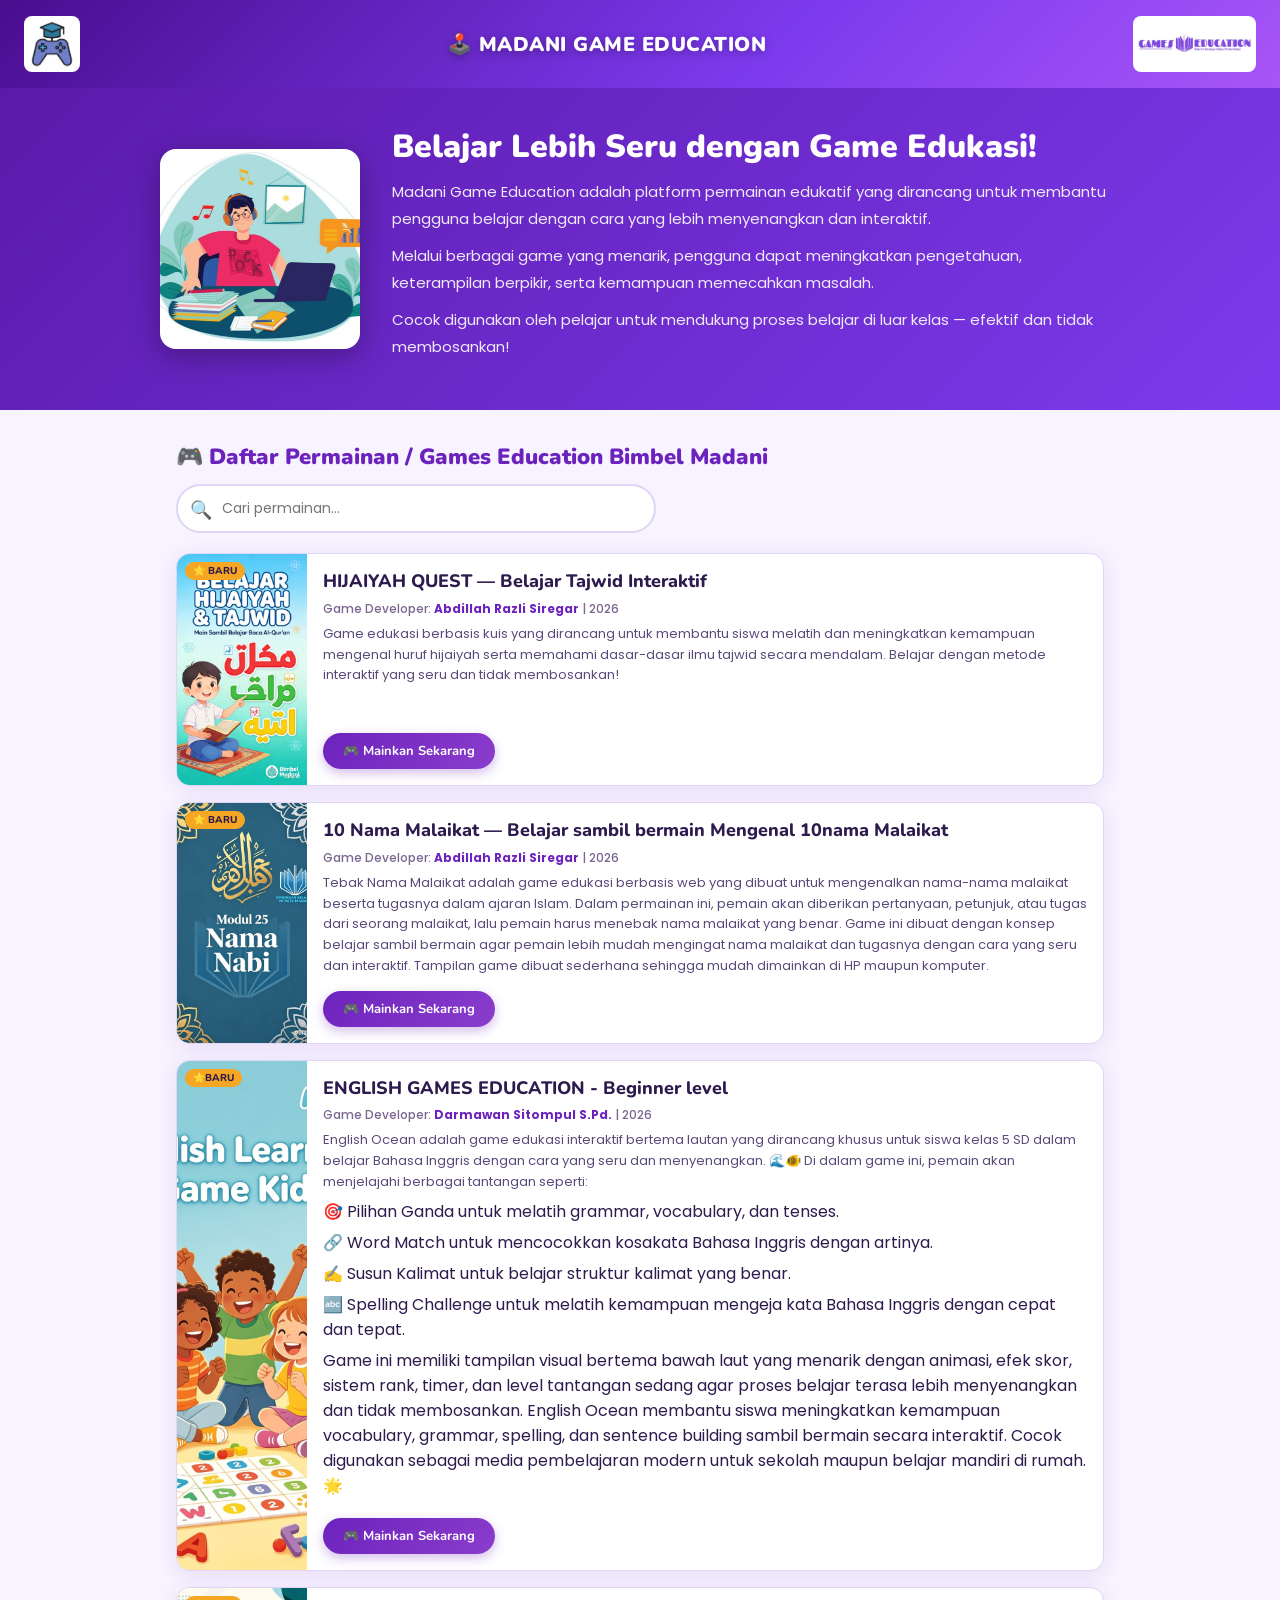
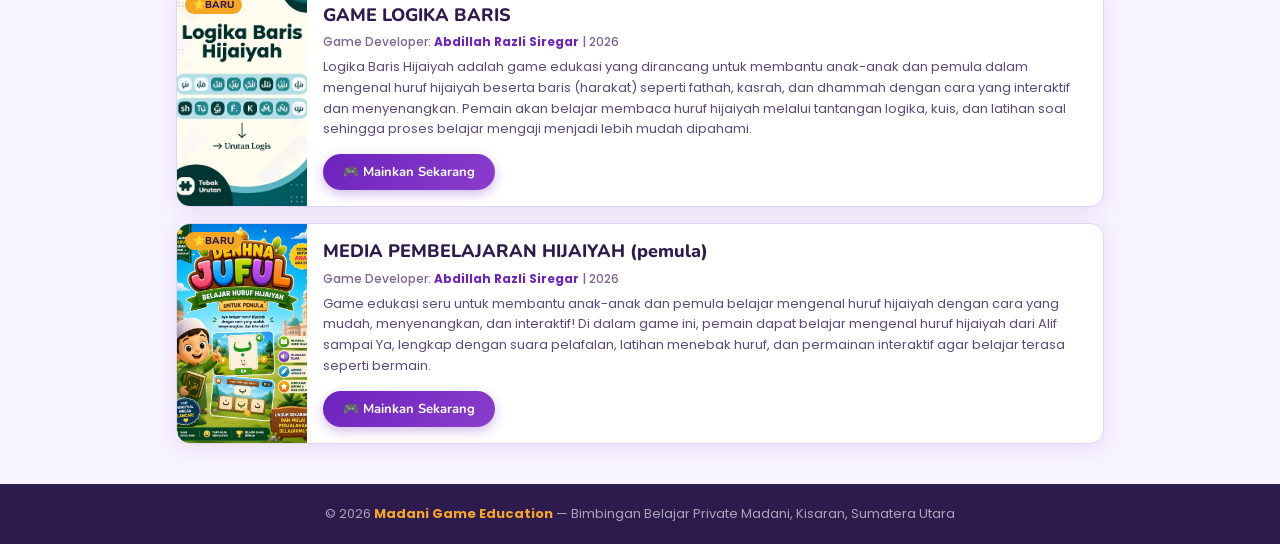
<file: index.html>
<!DOCTYPE html>
<html lang="id">
<head>
    <meta charset="UTF-8">
    <meta name="viewport" content="width=device-width, initial-scale=1.0">
    <title>Madani Game Education</title>
    <link href="https://fonts.googleapis.com/css2?family=Nunito:wght@400;600;700;800;900&family=Poppins:wght@400;500;600;700&display=swap" rel="stylesheet">
    <link rel="stylesheet" href="style.css">
   
</head>

<body>

<!-- HEADER -->
<header>
    <div class="header-logos">
        <img src="img/logo ps.jpeg" alt="Logo PS">
    </div>
    <div class="header-title">🕹️ MADANI GAME EDUCATION</div>
    <div class="header-logos">
        <img src="img/logo123.jpeg" alt="Logo Madani">
    </div>
</header>

<!-- HERO -->
<section class="hero">
    <div class="hero-inner">
        <div class="hero-img">
            <img src="img/logo2a.jpeg" alt="Madani Game">
        </div>
        <div class="hero-text">
            <h1>Belajar Lebih Seru dengan Game Edukasi!</h1>
            <p>Madani Game Education adalah platform permainan edukatif yang dirancang untuk membantu pengguna belajar dengan cara yang lebih menyenangkan dan interaktif.</p>
            <p>Melalui berbagai game yang menarik, pengguna dapat meningkatkan pengetahuan, keterampilan berpikir, serta kemampuan memecahkan masalah.</p>
            <p>Cocok digunakan oleh pelajar untuk mendukung proses belajar di luar kelas — efektif dan tidak membosankan!</p>
        </div>
    </div>
</section>

<!-- PARTNER LOGOS -->




<!-- GAME LIST -->
<section class="game-section">
    <div class="section-header">
        <h2>🎮 Daftar Permainan / Games Education Bimbel Madani</h2>
        <div class="search-wrap">
            <span class="search-icon">🔍</span>
            <input type="text" id="searchInput" placeholder="Cari permainan...">
        </div>
    </div>

    <div class="game-list" id="gameList">

        <!-- ===== CARD GAME 1 ===== -->
        <div class="game-card" data-title="hijaiyah quest tajwid">
            <div class="game-cover">
                <img src="img/covergame1.jpeg" alt="Hijaiyah Quest">
                <span class="game-badge">⭐ BARU</span>
            </div>
            <div class="game-info">
                <h3>HIJAIYAH QUEST — Belajar Tajwid Interaktif</h3>
                <p class="game-meta">Game Developer: <b>Abdillah Razli Siregar</b> | 2026</p>
                <p class="game-desc">
                    Game edukasi berbasis kuis yang dirancang untuk membantu siswa melatih dan meningkatkan kemampuan mengenal huruf hijaiyah serta memahami dasar-dasar ilmu tajwid secara mendalam. Belajar dengan metode interaktif yang seru dan tidak membosankan!
                </p>
                <a href="game/index1.html" target="_blank" class="play-btn">Mainkan Sekarang</a>
            </div>
        </div>

        <!-- ===== TAMBAH GAME BARU DI SINI ===== -->
        <!-- Copy block .game-card di atas, ganti src img, href, judul, dan deskripsi -->

        <div class="game-list" id="gameList">

        <!-- ===== CARD GAME 2 ===== -->
        <div class="game-card" data-title="Game 25 Nama Nabi">
            <div class="game-cover">
                <img src="img/cover modul 25 nabi.jpeg" alt="Hijaiyah Quest">
                <span class="game-badge">⭐ BARU</span>
            </div>
            <div class="game-info">
                <h3>10 Nama Malaikat — Belajar sambil bermain Mengenal 10nama Malaikat </h3>
                <p class="game-meta">Game Developer: <b>Abdillah Razli Siregar</b> | 2026</p>
                <p class="game-desc">
                    Tebak Nama Malaikat adalah game edukasi berbasis web yang dibuat untuk mengenalkan nama-nama malaikat beserta tugasnya dalam ajaran Islam. Dalam permainan ini, pemain akan diberikan pertanyaan, petunjuk, atau tugas dari seorang malaikat, lalu pemain harus menebak nama malaikat yang benar.
                    Game ini dibuat dengan konsep belajar sambil bermain agar pemain lebih mudah mengingat nama malaikat dan tugasnya dengan cara yang seru dan interaktif. Tampilan game dibuat sederhana sehingga mudah dimainkan di HP maupun komputer.
                </p>
                <a href="game/Game_Malaikat_Madani.html" target="_blank" class="play-btn">Mainkan Sekarang</a>
            </div>
        </div>




         <!-- ===== CARD GAME 3 ====== -->
        <div class="game-card" data-title="English-Games">
            <div class="game-cover">
                <img src="img/cover english ocean.jpeg" alt="English Ocean">
                <span class="game-badge"> ⭐BARU</span>
            </div>

            <div class="game-info">
                <h3>ENGLISH GAMES EDUCATION - Beginner level</h3>
                <p class="game-meta">Game Developer: <b>Darmawan Sitompul S.Pd.</b> | 2026</p>
                <p class="game-desc">
                    English Ocean adalah game edukasi interaktif bertema lautan yang dirancang khusus untuk siswa kelas 5 SD dalam belajar Bahasa Inggris dengan cara yang seru dan menyenangkan. 🌊🐠
                    Di dalam game ini, pemain akan menjelajahi berbagai tantangan seperti:
                    <p>🎯 Pilihan Ganda untuk melatih grammar, vocabulary, dan tenses.</p>
                    <p>🔗 Word Match untuk mencocokkan kosakata Bahasa Inggris dengan artinya.</p>
                    <p>✍️ Susun Kalimat untuk belajar struktur kalimat yang benar.</p>
                    <p>🔤 Spelling Challenge untuk melatih kemampuan mengeja kata Bahasa Inggris dengan cepat dan tepat.</p>
                    <p>Game ini memiliki tampilan visual bertema bawah laut yang menarik dengan animasi, efek skor, sistem rank, timer, dan level tantangan sedang agar proses belajar terasa lebih menyenangkan dan tidak membosankan.
                    English Ocean membantu siswa meningkatkan kemampuan vocabulary, grammar, spelling, dan sentence building sambil bermain secara interaktif. Cocok digunakan sebagai media pembelajaran modern untuk sekolah maupun belajar mandiri di rumah. 🌟</p>
                </p>
                <a href="game/game englis ocean.html" target="_blank" class="play-btn">Mainkan Sekarang</a>
            </div>
        </div>

        <!-- ===== CARD GAMES 4 ===== -->
         <div class="game-card" data-title="LOGIKA-BARIS">
            <div class="game-cover">
                <img src="img/p.jpeg" alt="Logika Baris">
                <span class="game-badge">⭐BARU</span>
            </div>

            <div class="game-info">
                <h3>GAME LOGIKA BARIS</h3>
                <p class="game-meta">Game Developer: <b>Abdillah Razli Siregar </b> | 2026</p>
                <p class="game-desc">
                    Logika Baris Hijaiyah adalah game edukasi yang dirancang untuk membantu anak-anak dan pemula dalam mengenal huruf hijaiyah beserta baris (harakat) seperti fathah, kasrah, dan dhammah dengan cara yang interaktif dan menyenangkan. Pemain akan belajar membaca huruf hijaiyah melalui tantangan logika, kuis, dan latihan soal sehingga proses belajar mengaji menjadi lebih mudah dipahami.
                </p>
                    <a href="game/game-logika-baris.html" target="_blank" class="play-btn">Mainkan Sekarang</a>
            </div>
        </div>


        <!-- ===== CARD GAMES 5 ===== -->
         <div class="game-card" data-title="LOGIKA-BARIS">
            <div class="game-cover">
                <img src="img/4.jpeg" alt="Hijaiyah game">
                <span class="game-badge">⭐BARU</span>
            </div>

            <div class="game-info">
                <h3>MEDIA PEMBELAJARAN HIJAIYAH (pemula) </h3>
                <p class="game-meta">Game Developer: <b>Abdillah Razli Siregar </b> | 2026</p>
                <p class="game-desc">
                    Game edukasi seru untuk membantu anak-anak dan pemula belajar mengenal huruf hijaiyah dengan cara yang mudah, menyenangkan, dan interaktif!
                    Di dalam game ini, pemain dapat belajar mengenal huruf hijaiyah dari Alif sampai Ya, lengkap dengan suara pelafalan, latihan menebak huruf, dan permainan interaktif agar belajar terasa seperti bermain.
                </p>
                    <a href="game/media-pembelajaran-hijaiyah.html" target="_blank" class="play-btn">Mainkan Sekarang</a>
            </div>
        </div>



    </div>

    <div class="no-result" id="noResult">😔 Permainan tidak ditemukan. Coba kata kunci lain.</div>
</section>









<!------------------------------------------------------------------------------------------------------------->
<!-- FOOTER -->
<footer>
    &copy; 2026 <b>Madani Game Education</b> — Bimbingan Belajar Private Madani, Kisaran, Sumatera Utara
</footer>

<script>
    // Fitur pencarian game
    const searchInput = document.getElementById('searchInput');
    const gameList = document.getElementById('gameList');
    const noResult = document.getElementById('noResult');
 
    searchInput.addEventListener('input', function () {
        const keyword = this.value.toLowerCase().trim();
        const cards = gameList.querySelectorAll('.game-card');
        let found = 0;
 
        cards.forEach(card => {
            const title = card.getAttribute('data-title') || '';
            const text = card.innerText.toLowerCase();
            const match = title.includes(keyword) || text.includes(keyword);
            card.style.display = match ? 'flex' : 'none';
            if (match) found++;
        });
 
        noResult.style.display = found === 0 ? 'block' : 'none';
    });
</script>

</body>
</html>
</file>
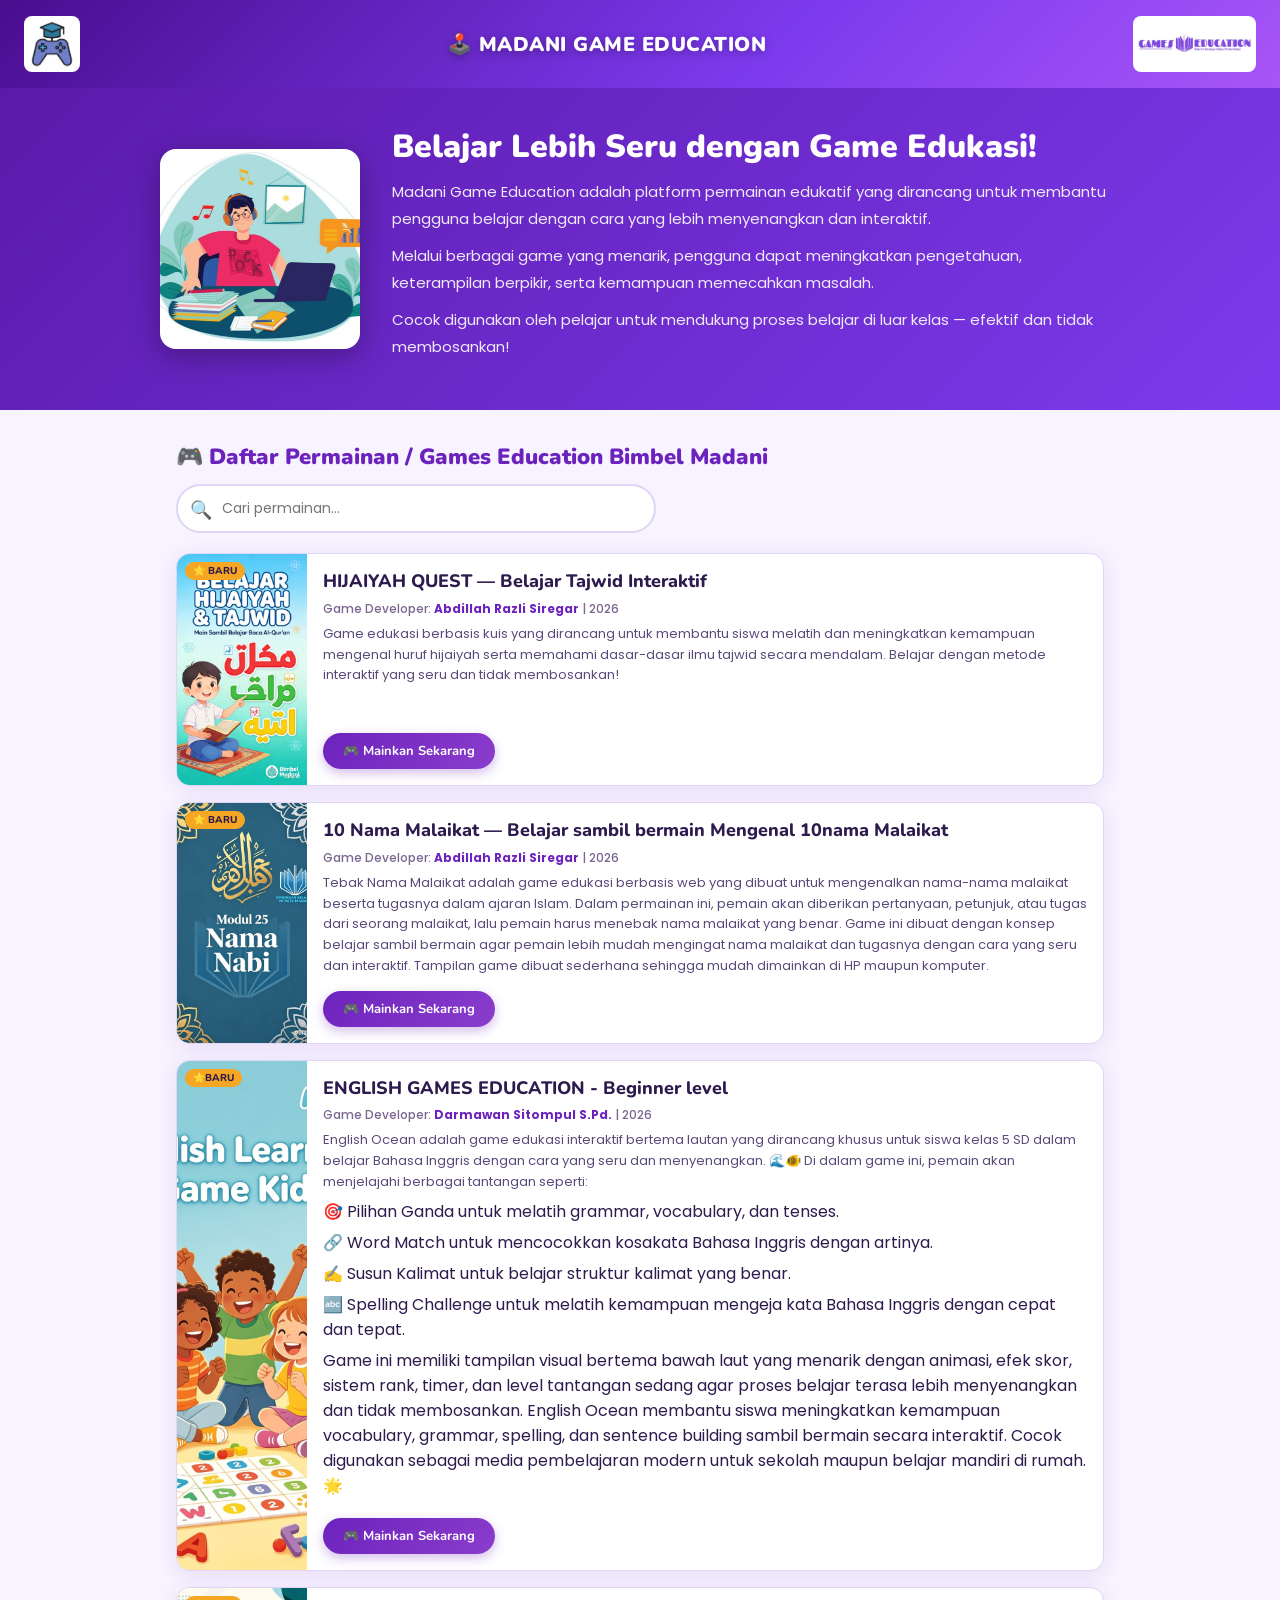
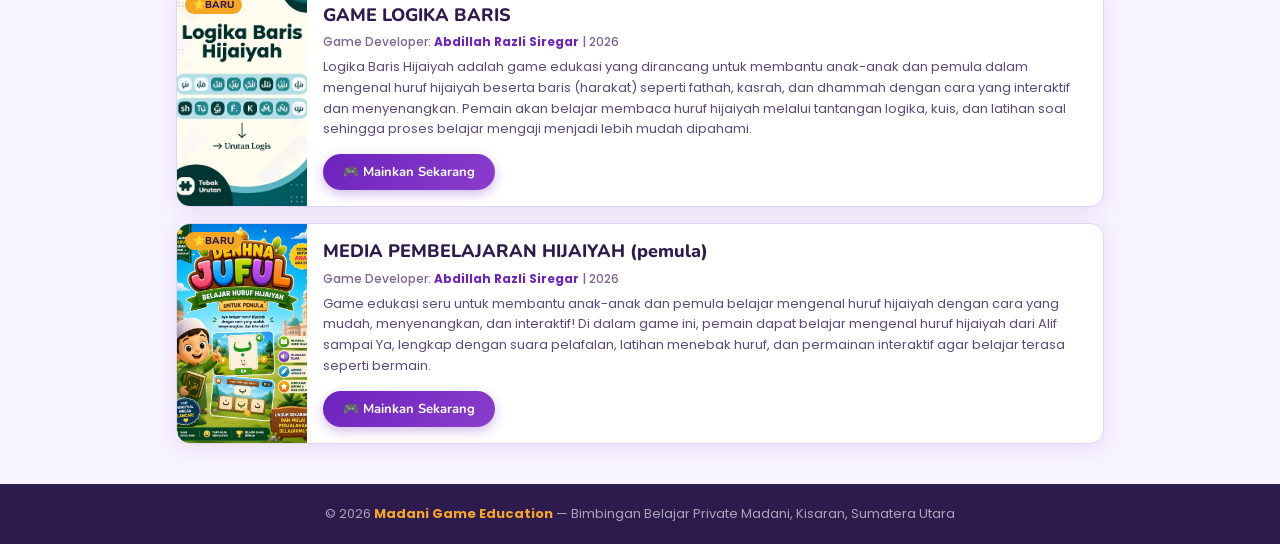
<file: index (6).html>
<!DOCTYPE html>
<html lang="id">
<head>
    <meta charset="UTF-8">
    <meta name="viewport" content="width=device-width, initial-scale=1.0">
    <title>Madani Game Education</title>
    <link href="https://fonts.googleapis.com/css2?family=Nunito:wght@400;600;700;800;900&family=Poppins:wght@400;500;600;700&display=swap" rel="stylesheet">
    <link rel="stylesheet" href="style.css">
   
</head>

<body>

<!-- HEADER -->
<header>
    <div class="header-logos">
        <img src="img/logo ps.jpeg" alt="Logo PS">
    </div>
    <div class="header-title">🕹️ MADANI GAME EDUCATION</div>
    <div class="header-logos">
        <img src="img/logo123.jpeg" alt="Logo Madani">
    </div>
</header>

<!-- HERO -->
<section class="hero">
    <div class="hero-inner">
        <div class="hero-img">
            <img src="img/logo2a.jpeg" alt="Madani Game">
        </div>
        <div class="hero-text">
            <h1>Belajar Lebih Seru dengan Game Edukasi!</h1>
            <p>Madani Game Education adalah platform permainan edukatif yang dirancang untuk membantu pengguna belajar dengan cara yang lebih menyenangkan dan interaktif.</p>
            <p>Melalui berbagai game yang menarik, pengguna dapat meningkatkan pengetahuan, keterampilan berpikir, serta kemampuan memecahkan masalah.</p>
            <p>Cocok digunakan oleh pelajar untuk mendukung proses belajar di luar kelas — efektif dan tidak membosankan!</p>
        </div>
    </div>
</section>

<!-- PARTNER LOGOS -->




<!-- GAME LIST -->
<section class="game-section">
    <div class="section-header">
        <h2>🎮 Daftar Permainan / Games Education Bimbel Madani</h2>
        <div class="search-wrap">
            <span class="search-icon">🔍</span>
            <input type="text" id="searchInput" placeholder="Cari permainan...">
        </div>
    </div>

    <div class="game-list" id="gameList">

        <!-- ===== CARD GAME 1 ===== -->
        <div class="game-card" data-title="hijaiyah quest tajwid">
            <div class="game-cover">
                <img src="img/covergame1.jpeg" alt="Hijaiyah Quest">
                <span class="game-badge">⭐ BARU</span>
            </div>
            <div class="game-info">
                <h3>HIJAIYAH QUEST — Belajar Tajwid Interaktif</h3>
                <p class="game-meta">Game Developer: <b>Abdillah Razli Siregar</b> | 2026</p>
                <p class="game-desc">
                    Game edukasi berbasis kuis yang dirancang untuk membantu siswa melatih dan meningkatkan kemampuan mengenal huruf hijaiyah serta memahami dasar-dasar ilmu tajwid secara mendalam. Belajar dengan metode interaktif yang seru dan tidak membosankan!
                </p>
                <a href="game/index1.html" target="_blank" class="play-btn">Mainkan Sekarang</a>
            </div>
        </div>

        <!-- ===== TAMBAH GAME BARU DI SINI ===== -->
        <!-- Copy block .game-card di atas, ganti src img, href, judul, dan deskripsi -->

        <div class="game-list" id="gameList">

        <!-- ===== CARD GAME 2 ===== -->
        <div class="game-card" data-title="Game 25 Nama Nabi">
            <div class="game-cover">
                <img src="img/cover modul 25 nabi.jpeg" alt="Hijaiyah Quest">
                <span class="game-badge">⭐ BARU</span>
            </div>
            <div class="game-info">
                <h3>10 Nama Malaikat — Belajar sambil bermain Mengenal 10nama Malaikat </h3>
                <p class="game-meta">Game Developer: <b>Abdillah Razli Siregar</b> | 2026</p>
                <p class="game-desc">
                    Tebak Nama Malaikat adalah game edukasi berbasis web yang dibuat untuk mengenalkan nama-nama malaikat beserta tugasnya dalam ajaran Islam. Dalam permainan ini, pemain akan diberikan pertanyaan, petunjuk, atau tugas dari seorang malaikat, lalu pemain harus menebak nama malaikat yang benar.
                    Game ini dibuat dengan konsep belajar sambil bermain agar pemain lebih mudah mengingat nama malaikat dan tugasnya dengan cara yang seru dan interaktif. Tampilan game dibuat sederhana sehingga mudah dimainkan di HP maupun komputer.
                </p>
                <a href="game/Game_Malaikat_Madani.html" target="_blank" class="play-btn">Mainkan Sekarang</a>
            </div>
        </div>


 <!-- ===== CARD GAME 3 ====== -->
        <div class="game-card" data-title="English-Games">
            <div class="game-cover">
                <img src="img/cover english ocean.jpeg" alt="English Ocean">
                <span class="game-badge"> ⭐BARU</span>
            </div>

            <div class="game-info">
                <h3>ENGLISH GAMES EDUCATION - Beginner level</h3>
                <p class="game-meta">Game Developer: <b>Darmawan Sitompul S.Pd.</b> | 2026</p>
                <p class="game-desc">
                    English Ocean adalah game edukasi interaktif bertema lautan yang dirancang khusus untuk siswa kelas 5 SD dalam belajar Bahasa Inggris dengan cara yang seru dan menyenangkan. 🌊🐠
                    Di dalam game ini, pemain akan menjelajahi berbagai tantangan seperti:
                    <p>🎯 Pilihan Ganda untuk melatih grammar, vocabulary, dan tenses.</p>
                    <p>🔗 Word Match untuk mencocokkan kosakata Bahasa Inggris dengan artinya.</p>
                    <p>✍️ Susun Kalimat untuk belajar struktur kalimat yang benar.</p>
                    <p>🔤 Spelling Challenge untuk melatih kemampuan mengeja kata Bahasa Inggris dengan cepat dan tepat.</p>
                    <p>Game ini memiliki tampilan visual bertema bawah laut yang menarik dengan animasi, efek skor, sistem rank, timer, dan level tantangan sedang agar proses belajar terasa lebih menyenangkan dan tidak membosankan.
                    English Ocean membantu siswa meningkatkan kemampuan vocabulary, grammar, spelling, dan sentence building sambil bermain secara interaktif. Cocok digunakan sebagai media pembelajaran modern untuk sekolah maupun belajar mandiri di rumah. 🌟</p>
                </p>
                <a href="game/game englis ocean.html" target="_blank" class="play-btn">Mainkan Sekarang</a>
            </div>
        </div>

        <!-- ===== CARD GAMES 4 ===== -->
         <div class="game-card" data-title="LOGIKA-BARIS">
            <div class="game-cover">
                <img src="img/p.jpeg" alt="Logika Baris">
                <span class="game-badge">⭐BARU</span>
            </div>

            <div class="game-info">
                <h3>GAME LOGIKA BARIS</h3>
                <p class="game-meta">Game Developer: <b>Abdillah Razli Siregar </b> | 2026</p>
                <p class="game-desc">
                    Logika Baris Hijaiyah adalah game edukasi yang dirancang untuk membantu anak-anak dan pemula dalam mengenal huruf hijaiyah beserta baris (harakat) seperti fathah, kasrah, dan dhammah dengan cara yang interaktif dan menyenangkan. Pemain akan belajar membaca huruf hijaiyah melalui tantangan logika, kuis, dan latihan soal sehingga proses belajar mengaji menjadi lebih mudah dipahami.
                </p>
                    <a href="game/game-logika-baris.html" target="_blank" class="play-btn">Mainkan Sekarang</a>
            </div>
        </div>


        <!-- ===== CARD GAMES 5 ===== -->
         <div class="game-card" data-title="LOGIKA-BARIS">
            <div class="game-cover">
                <img src="img/4.jpeg" alt="Hijaiyah game">
                <span class="game-badge">⭐BARU</span>
            </div>

            <div class="game-info">
                <h3>MEDIA PEMBELAJARAN HIJAIYAH (pemula) </h3>
                <p class="game-meta">Game Developer: <b>Abdillah Razli Siregar </b> | 2026</p>
                <p class="game-desc">
                    Game edukasi seru untuk membantu anak-anak dan pemula belajar mengenal huruf hijaiyah dengan cara yang mudah, menyenangkan, dan interaktif!
                    Di dalam game ini, pemain dapat belajar mengenal huruf hijaiyah dari Alif sampai Ya, lengkap dengan suara pelafalan, latihan menebak huruf, dan permainan interaktif agar belajar terasa seperti bermain.
                </p>
                    <a href="game/media-pembelajaran-hijaiyah.html" target="_blank" class="play-btn">Mainkan Sekarang</a>
            </div>
        </div>





    </div>

    <div class="no-result" id="noResult">😔 Permainan tidak ditemukan. Coba kata kunci lain.</div>
</section>









<!------------------------------------------------------------------------------------------------------------->
<!-- FOOTER -->
<footer>
    &copy; 2026 <b>Madani Game Education</b> — Bimbingan Belajar Private Madani, Kisaran, Sumatera Utara
</footer>

<script>
    // Fitur pencarian game
    const searchInput = document.getElementById('searchInput');
    const gameList = document.getElementById('gameList');
    const noResult = document.getElementById('noResult');
 
    searchInput.addEventListener('input', function () {
        const keyword = this.value.toLowerCase().trim();
        const cards = gameList.querySelectorAll('.game-card');
        let found = 0;
 
        cards.forEach(card => {
            const title = card.getAttribute('data-title') || '';
            const text = card.innerText.toLowerCase();
            const match = title.includes(keyword) || text.includes(keyword);
            card.style.display = match ? 'flex' : 'none';
            if (match) found++;
        });
 
        noResult.style.display = found === 0 ? 'block' : 'none';
    });
</script>

</body>
</html>
</file>
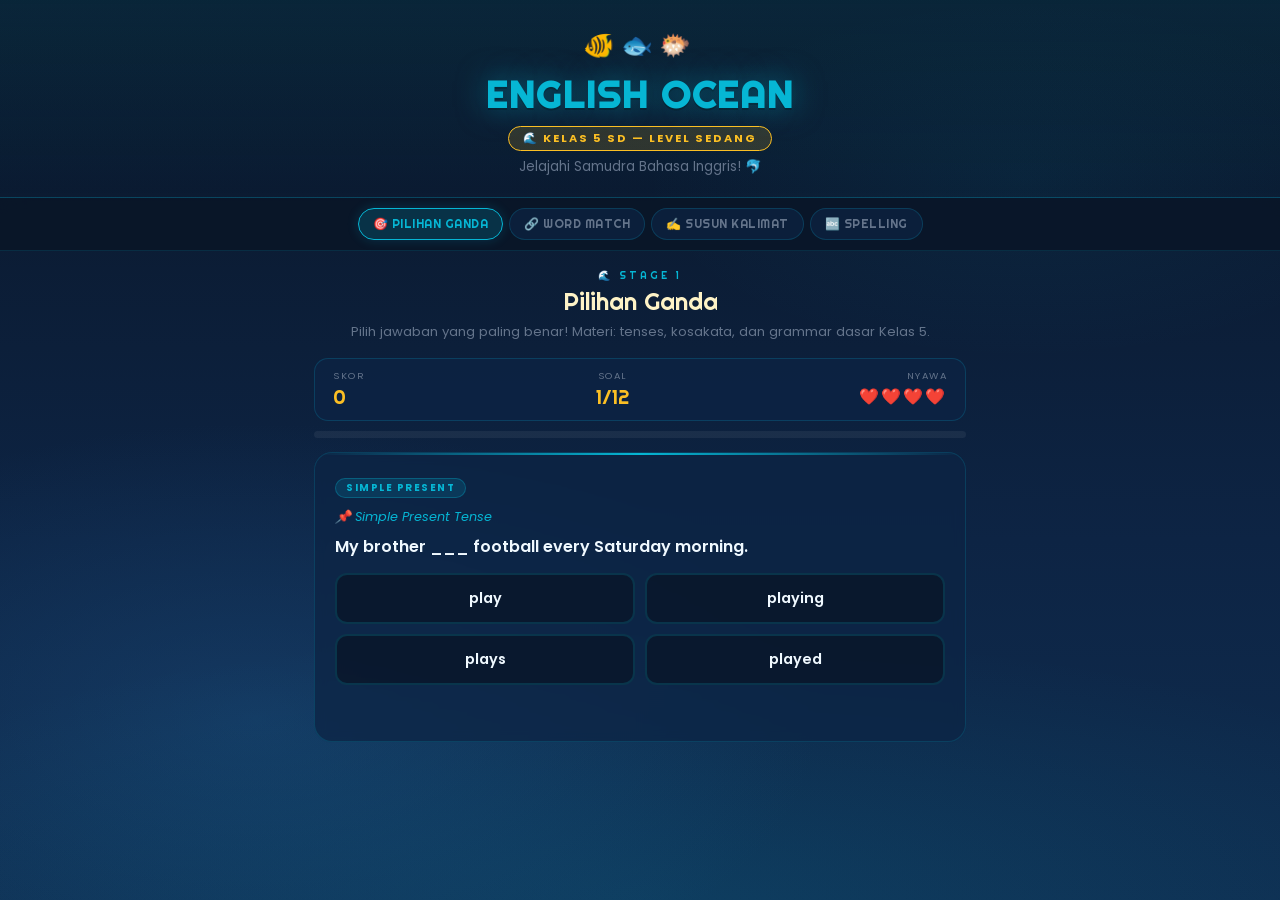
<file: game/game english ocean.html>
<!DOCTYPE html>
<html lang="id">
<head>
<meta charset="UTF-8">
<meta name="viewport" content="width=device-width, initial-scale=1.0">
<title>English Ocean – Kelas 5 SD (Level Sedang)</title>
<link href="https://fonts.googleapis.com/css2?family=Righteous&family=Poppins:wght@400;500;600;700&display=swap" rel="stylesheet">
<style>
:root {
  --ocean:   #0a1628;
  --deep:    #0d2444;
  --wave:    #1a4a7a;
  --teal:    #06b6d4;
  --coral:   #f97316;
  --yellow:  #fbbf24;
  --mint:    #34d399;
  --pink:    #f472b6;
  --white:   #f0f9ff;
  --muted:   #64748b;
  --sand:    #fef3c7;
}

* { box-sizing:border-box; margin:0; padding:0; }

body {
  font-family: 'Poppins', sans-serif;
  background: var(--ocean);
  color: var(--white);
  min-height: 100vh;
  overflow-x: hidden;
}

/* === OCEAN BG === */
body::before {
  content:'';
  position:fixed; inset:0; z-index:0;
  background:
    radial-gradient(ellipse 120% 50% at 50% 100%, rgba(6,182,212,.12) 0%, transparent 60%),
    radial-gradient(ellipse 80% 60% at 20% 80%, rgba(26,74,122,.5) 0%, transparent 55%),
    radial-gradient(ellipse 60% 40% at 80% 20%, rgba(6,182,212,.06) 0%, transparent 50%),
    linear-gradient(180deg, #0a1628 0%, #0d2444 60%, #0f2d50 100%);
  pointer-events:none;
}

/* bubbles */
.bubbles { position:fixed; inset:0; z-index:0; pointer-events:none; overflow:hidden; }
.bubbles span {
  position:absolute; bottom:-20px;
  border-radius:50%;
  background:rgba(6,182,212,.15);
  border:1px solid rgba(6,182,212,.2);
  animation: rise linear infinite;
}
.bubbles span:nth-child(1){width:8px;height:8px;left:8%;animation-duration:12s;animation-delay:0s;}
.bubbles span:nth-child(2){width:14px;height:14px;left:22%;animation-duration:18s;animation-delay:4s;}
.bubbles span:nth-child(3){width:6px;height:6px;left:40%;animation-duration:10s;animation-delay:2s;}
.bubbles span:nth-child(4){width:10px;height:10px;left:58%;animation-duration:14s;animation-delay:7s;}
.bubbles span:nth-child(5){width:16px;height:16px;left:72%;animation-duration:20s;animation-delay:1s;}
.bubbles span:nth-child(6){width:7px;height:7px;left:88%;animation-duration:11s;animation-delay:5s;}
@keyframes rise { from{bottom:-20px;opacity:.5;} to{bottom:105%;opacity:0;} }

/* === HEADER === */
header {
  position:relative; z-index:10;
  text-align:center;
  padding:26px 16px 20px;
  background:linear-gradient(180deg, rgba(6,182,212,.1) 0%, transparent 100%);
  border-bottom:1px solid rgba(6,182,212,.2);
}
.fish-row { font-size:1.6rem; letter-spacing:6px; margin-bottom:6px; animation: swim 3s ease-in-out infinite alternate; }
@keyframes swim { from{transform:translateX(-6px);} to{transform:translateX(6px);} }
header h1 {
  font-family:'Righteous', cursive;
  font-size:clamp(1.6rem,5vw,2.3rem);
  color:var(--teal);
  text-shadow:0 0 30px rgba(6,182,212,.5), 0 2px 0 rgba(0,0,0,.3);
  letter-spacing:2px;
}
.level-pill {
  display:inline-block; margin-top:8px;
  background:rgba(251,191,36,.15);
  border:1px solid var(--yellow);
  color:var(--yellow);
  font-size:.7rem; font-weight:700;
  letter-spacing:2px; text-transform:uppercase;
  padding:3px 14px; border-radius:50px;
}
header p { color:var(--muted); font-size:.83rem; margin-top:6px; }

/* === TABS === */
.tab-bar {
  position:sticky; top:0; z-index:50;
  display:flex; flex-wrap:wrap; gap:6px;
  justify-content:center;
  padding:10px 12px;
  background:rgba(10,22,40,.93);
  backdrop-filter:blur(10px);
  border-bottom:1px solid rgba(6,182,212,.15);
}
.tab-btn {
  font-family:'Righteous', cursive;
  font-size:.75rem; letter-spacing:.5px;
  padding:7px 14px;
  border:1px solid rgba(6,182,212,.2);
  border-radius:50px;
  background:rgba(13,36,68,.7);
  color:var(--muted);
  cursor:pointer; transition:all .2s;
}
.tab-btn:hover { border-color:var(--teal); color:var(--teal); }
.tab-btn.active { background:rgba(6,182,212,.18); border-color:var(--teal); color:var(--teal); box-shadow:0 0 12px rgba(6,182,212,.2); }

/* === LAYOUT === */
.game-section { display:none; padding:18px 14px 50px; max-width:680px; margin:0 auto; position:relative; z-index:5; }
.game-section.active { display:block; animation:waveIn .35s ease; }
@keyframes waveIn { from{opacity:0;transform:translateY(14px);} to{opacity:1;transform:translateY(0);} }

.sec-badge { font-family:'Righteous',cursive; font-size:.62rem; letter-spacing:3px; color:var(--teal); text-align:center; margin-bottom:4px; text-transform:uppercase; }
.sec-title { font-family:'Righteous',cursive; font-size:clamp(1.1rem,3.5vw,1.5rem); text-align:center; color:var(--sand); margin-bottom:5px; }
.sec-desc { text-align:center; color:var(--muted); font-size:.82rem; margin-bottom:16px; line-height:1.5; }

/* === HUD === */
.hud {
  display:flex; justify-content:space-between; align-items:center;
  background:rgba(13,36,68,.8);
  border:1px solid rgba(6,182,212,.2);
  border-radius:14px;
  padding:10px 18px; margin-bottom:10px;
}
.hud-lbl { font-size:.6rem; letter-spacing:1.5px; text-transform:uppercase; color:var(--muted); margin-bottom:1px; }
.hud-val { font-family:'Righteous',cursive; font-size:1.25rem; color:var(--yellow); }
.hud-hearts { font-size:1rem; letter-spacing:2px; }
.hud-timer { font-family:'Righteous',cursive; font-size:1.25rem; color:var(--mint); }
.hud-timer.warn { color:var(--coral); animation:blink .5s infinite alternate; }
@keyframes blink { from{opacity:1;} to{opacity:.3;} }

/* === PROGRESS === */
.prog-wrap { height:7px; background:rgba(255,255,255,.06); border-radius:50px; margin-bottom:14px; overflow:hidden; }
.prog-fill { height:100%; border-radius:50px; background:linear-gradient(90deg,var(--teal),var(--mint)); transition:width .4s ease; }

/* === CARD === */
.card {
  background:rgba(13,36,68,.75);
  border:1px solid rgba(6,182,212,.18);
  border-radius:18px; padding:20px; margin-bottom:14px;
  position:relative; overflow:hidden;
  backdrop-filter:blur(6px);
}
.card::after {
  content:'';
  position:absolute; top:0; left:0; right:0; height:2px;
  background:linear-gradient(90deg,transparent,var(--teal),transparent);
}

/* === BADGES / TAGS === */
.q-tag {
  display:inline-block; font-size:.62rem; font-weight:700;
  letter-spacing:1.5px; text-transform:uppercase;
  padding:2px 10px; border-radius:20px; margin-bottom:10px;
}
.tag-blue  { background:rgba(6,182,212,.15); color:var(--teal); border:1px solid rgba(6,182,212,.3); }
.tag-coral { background:rgba(249,115,22,.15); color:var(--coral); border:1px solid rgba(249,115,22,.3); }
.tag-green { background:rgba(52,211,153,.15); color:var(--mint); border:1px solid rgba(52,211,153,.3); }
.tag-pink  { background:rgba(244,114,182,.15); color:var(--pink); border:1px solid rgba(244,114,182,.3); }

.q-ctx { font-size:.8rem; color:var(--teal); font-style:italic; margin-bottom:8px; }
.q-text { font-size:1rem; font-weight:600; line-height:1.6; color:var(--white); }

/* === OPTIONS === */
.opt-grid { display:grid; grid-template-columns:1fr 1fr; gap:10px; margin-top:14px; }
.opt-btn {
  font-family:'Poppins',sans-serif; font-weight:600; font-size:.9rem;
  padding:13px 10px;
  background:rgba(10,22,40,.8);
  border:2px solid rgba(6,182,212,.18);
  border-radius:12px; color:var(--white);
  cursor:pointer; transition:all .2s; text-align:center;
}
.opt-btn:hover { border-color:var(--teal); background:rgba(6,182,212,.1); transform:translateY(-2px); box-shadow:0 4px 12px rgba(6,182,212,.15); }
.opt-btn.correct { border-color:var(--mint); background:rgba(52,211,153,.15); color:var(--mint); }
.opt-btn.wrong   { border-color:var(--coral); background:rgba(249,115,22,.12); color:var(--coral); }
.opt-btn:disabled { cursor:default; }

/* === FEEDBACK === */
.feedback { text-align:center; font-weight:700; font-size:.92rem; min-height:26px; margin-top:10px; }
.feedback.ok { color:var(--mint); }
.feedback.no { color:var(--coral); }

/* === CHIPS === */
.chip-wrap { display:flex; flex-wrap:wrap; gap:8px; justify-content:center; margin-bottom:12px; }
.chip {
  font-family:'Poppins',sans-serif; font-weight:600; font-size:.85rem;
  padding:7px 14px;
  background:rgba(6,182,212,.1);
  border:1px solid rgba(6,182,212,.3);
  border-radius:50px; color:var(--teal);
  cursor:pointer; transition:all .2s;
}
.chip:hover { background:rgba(6,182,212,.25); transform:translateY(-2px); }
.chip.used { opacity:.2; pointer-events:none; }

/* === BUILT SENTENCE === */
.built {
  min-height:52px;
  background:rgba(10,22,40,.8);
  border:1px dashed rgba(6,182,212,.2);
  border-radius:12px; padding:10px 14px;
  display:flex; flex-wrap:wrap; align-items:center; gap:6px;
  margin-bottom:12px; font-size:.9rem; font-weight:600;
}
.b-word {
  background:rgba(251,191,36,.15);
  border:1px solid rgba(251,191,36,.4);
  color:var(--sand);
  padding:4px 10px; border-radius:8px;
}

/* === PASSAGE === */
.passage {
  background:rgba(10,22,40,.7);
  border-left:3px solid var(--yellow);
  border-radius:0 12px 12px 0;
  padding:14px 16px;
  font-size:.88rem; line-height:1.75;
  color:#b8d9f0; margin-bottom:14px;
}
.passage strong { color:var(--yellow); }

/* === MATCH COLUMNS === */
.match-wrapper { display:grid; grid-template-columns:1fr 1fr; gap:10px; margin:14px 0; }
.match-col { display:flex; flex-direction:column; gap:8px; }
.match-card {
  padding:12px 14px;
  background:rgba(10,22,40,.7);
  border:2px solid rgba(6,182,212,.18);
  border-radius:12px; font-size:.88rem; font-weight:600;
  cursor:pointer; transition:all .2s; text-align:center;
  color:var(--white);
}
.match-card.left:hover  { border-color:var(--teal); }
.match-card.right:hover { border-color:var(--yellow); }
.match-card.selected-left  { border-color:var(--teal); background:rgba(6,182,212,.15); color:var(--teal); }
.match-card.selected-right { border-color:var(--yellow); background:rgba(251,191,36,.12); color:var(--yellow); }
.match-card.matched  { border-color:var(--mint); background:rgba(52,211,153,.12); color:var(--mint); pointer-events:none; }
.match-card.wrong-flash { border-color:var(--coral)!important; background:rgba(249,115,22,.12)!important; animation:shake .3s; }
@keyframes shake { 0%,100%{transform:translateX(0)} 25%{transform:translateX(-5px)} 75%{transform:translateX(5px)} }

/* === SPELLING BOXES === */
.spell-boxes { display:flex; flex-wrap:wrap; justify-content:center; gap:7px; margin:14px 0; }
.s-box {
  width:40px; height:44px;
  background:rgba(13,36,68,.9);
  border:2px solid rgba(6,182,212,.25);
  border-radius:8px;
  font-family:'Righteous',cursive; font-size:1.2rem;
  color:var(--teal); text-align:center; line-height:44px;
  transition:border .2s;
}
.s-box.filled { border-color:var(--teal); background:rgba(6,182,212,.1); }
.s-box.correct { border-color:var(--mint); background:rgba(52,211,153,.15); color:var(--mint); }
.s-box.wrong   { border-color:var(--coral); background:rgba(249,115,22,.12); color:var(--coral); }
.s-box.hint    { border-color:var(--yellow); background:rgba(251,191,36,.1); color:var(--yellow); }

/* === ALPHA PAD === */
.alpha-pad { display:flex; flex-wrap:wrap; gap:5px; justify-content:center; margin-bottom:10px; }
.a-key {
  font-family:'Righteous',cursive; font-size:.78rem;
  width:32px; height:32px;
  background:rgba(13,36,68,.9);
  border:1px solid rgba(6,182,212,.2);
  border-radius:6px; color:var(--teal);
  cursor:pointer; transition:all .15s;
  display:flex; align-items:center; justify-content:center;
}
.a-key:hover { background:rgba(6,182,212,.2); transform:scale(1.08); }
.a-key.used { opacity:.2; pointer-events:none; }

/* === BUTTONS === */
.btn {
  font-family:'Righteous',cursive; font-size:.78rem; letter-spacing:.5px;
  padding:10px 22px; border:none; border-radius:50px;
  cursor:pointer; transition:all .2s;
  display:inline-flex; align-items:center; gap:6px;
}
.btn-teal  { background:var(--teal); color:var(--ocean); box-shadow:0 4px 0 #0891b2; }
.btn-teal:hover  { transform:translateY(-2px); box-shadow:0 6px 0 #0891b2; }
.btn-teal:active { transform:translateY(1px); box-shadow:0 2px 0 #0891b2; }
.btn-coral { background:var(--coral); color:var(--ocean); box-shadow:0 4px 0 #c2410c; }
.btn-coral:hover { transform:translateY(-2px); box-shadow:0 6px 0 #c2410c; }
.btn-ghost { background:transparent; border:1px solid rgba(6,182,212,.25); color:var(--muted); }
.btn-ghost:hover { border-color:var(--teal); color:var(--teal); }
.btn-row { display:flex; justify-content:center; gap:10px; margin-top:12px; flex-wrap:wrap; }

/* === RESULT === */
.result-screen { display:none; text-align:center; padding:30px 16px; }
.result-screen.show { display:block; animation:waveIn .4s ease; }
.result-icon { font-size:4rem; margin-bottom:8px; }
.result-title { font-family:'Righteous',cursive; font-size:1.5rem; color:var(--teal); margin-bottom:6px; }
.result-sub { color:var(--muted); font-size:.9rem; margin-bottom:8px; }
.rank-badge {
  display:inline-block; font-family:'Righteous',cursive; font-size:1rem;
  padding:6px 22px; border-radius:50px; margin-bottom:18px;
}
.rank-s { background:rgba(251,191,36,.2); color:var(--yellow); border:1px solid var(--yellow); }
.rank-a { background:rgba(52,211,153,.15); color:var(--mint); border:1px solid var(--mint); }
.rank-b { background:rgba(6,182,212,.15); color:var(--teal); border:1px solid var(--teal); }
.rank-c { background:rgba(249,115,22,.12); color:var(--coral); border:1px solid var(--coral); }

/* === SCORE POP === */
.score-pop {
  font-family:'Righteous',cursive; font-size:1.5rem; color:var(--mint);
  position:fixed; top:38%; left:50%; transform:translateX(-50%);
  pointer-events:none; z-index:999;
  text-shadow:0 0 16px rgba(52,211,153,.7);
  animation:popUp .5s ease forwards;
}
@keyframes popUp { 0%{opacity:1;transform:translateX(-50%) scale(.8);} 60%{opacity:1;transform:translateX(-50%) scale(1.2);} 100%{opacity:0;transform:translateX(-50%) translateY(-30px) scale(1.1);} }
</style>
</head>
<body>

<div class="bubbles">
  <span></span><span></span><span></span><span></span><span></span><span></span>
</div>

<header>
  <div class="fish-row">🐠🐟🐡</div>
  <h1>ENGLISH OCEAN</h1>
  <div class="level-pill">🌊 KELAS 5 SD — LEVEL SEDANG</div>
  <p>Jelajahi Samudra Bahasa Inggris! 🐬</p>
</header>

<div class="tab-bar">
  <button class="tab-btn active" onclick="showGame(0)">🎯 PILIHAN GANDA</button>
  <button class="tab-btn" onclick="showGame(1)">🔗 WORD MATCH</button>
  <button class="tab-btn" onclick="showGame(2)">✍️ SUSUN KALIMAT</button>
  <button class="tab-btn" onclick="showGame(3)">🔤 SPELLING</button>
</div>

<!-- ================================================================
     GAME 1 — MULTIPLE CHOICE (Grammar + Vocab Level Sedang)
     ================================================================ -->
<div class="game-section active" id="g0">
  <div class="sec-badge">🌊 Stage 1</div>
  <div class="sec-title">Pilihan Ganda</div>
  <div class="sec-desc">Pilih jawaban yang paling benar! Materi: tenses, kosakata, dan grammar dasar Kelas 5.</div>
  <div class="hud">
    <div><div class="hud-lbl">Skor</div><div class="hud-val" id="mc-score">0</div></div>
    <div style="text-align:center"><div class="hud-lbl">Soal</div><div class="hud-val" id="mc-round">1/12</div></div>
    <div style="text-align:right"><div class="hud-lbl">Nyawa</div><div class="hud-hearts" id="mc-lives">❤️❤️❤️❤️</div></div>
  </div>
  <div class="prog-wrap"><div class="prog-fill" id="mc-prog" style="width:0%"></div></div>
  <div id="mc-area">
    <div class="card">
      <span class="q-tag" id="mc-tag">—</span>
      <div class="q-ctx" id="mc-ctx"></div>
      <div class="q-text" id="mc-q">—</div>
      <div class="opt-grid" id="mc-opts"></div>
      <div class="feedback" id="mc-fb"></div>
    </div>
  </div>
  <div class="result-screen" id="mc-res">
    <div class="result-icon" id="mc-icon">🏆</div>
    <div class="result-title">GREAT JOB!</div>
    <div class="result-sub" id="mc-rsub"></div>
    <div class="rank-badge" id="mc-rank"></div>
    <button class="btn btn-teal" onclick="initMC()">↩ MAIN LAGI</button>
  </div>
</div>

<!-- ================================================================
     GAME 2 — WORD MATCH (English ↔ Indonesian / Synonym)
     ================================================================ -->
<div class="game-section" id="g1">
  <div class="sec-badge">🌊 Stage 2</div>
  <div class="sec-title">Word Match</div>
  <div class="sec-desc">Cocokkan kata di kolom kiri dengan artinya di kolom kanan. Klik dua kartu untuk mencocokkan!</div>
  <div class="hud">
    <div><div class="hud-lbl">Skor</div><div class="hud-val" id="wm-score">0</div></div>
    <div style="text-align:center"><div class="hud-lbl">Tersisa</div><div class="hud-val" id="wm-left">8 pasang</div></div>
    <div style="text-align:right"><div class="hud-lbl">Set</div><div class="hud-val" id="wm-set" style="color:var(--pink)">1/2</div></div>
  </div>
  <div id="wm-area">
    <div class="card">
      <div class="match-wrapper">
        <div class="match-col" id="wm-left-col"></div>
        <div class="match-col" id="wm-right-col"></div>
      </div>
      <div class="feedback" id="wm-fb"></div>
    </div>
  </div>
  <div class="result-screen" id="wm-res">
    <div class="result-icon" id="wm-icon">🌟</div>
    <div class="result-title">MATCH MASTER!</div>
    <div class="result-sub" id="wm-rsub"></div>
    <div class="rank-badge" id="wm-rank"></div>
    <button class="btn btn-teal" onclick="initWM()">↩ MAIN LAGI</button>
  </div>
</div>

<!-- ================================================================
     GAME 3 — SENTENCE BUILDER (Medium complexity)
     ================================================================ -->
<div class="game-section" id="g2">
  <div class="sec-badge">🌊 Stage 3</div>
  <div class="sec-title">Susun Kalimat</div>
  <div class="sec-desc">Klik kata-kata untuk menyusun kalimat yang benar! Perhatikan tenses dan urutan kata.</div>
  <div class="hud">
    <div><div class="hud-lbl">Skor</div><div class="hud-val" id="sb-score">0</div></div>
    <div style="text-align:center"><div class="hud-lbl">Soal</div><div class="hud-val" id="sb-round">1/8</div></div>
    <div style="text-align:right"><div class="hud-lbl">Streak</div><div class="hud-val" id="sb-streak" style="color:var(--pink)">0🔥</div></div>
  </div>
  <div class="prog-wrap"><div class="prog-fill" id="sb-prog" style="width:0%"></div></div>
  <div id="sb-area">
    <div class="card">
      <span class="q-tag" id="sb-type">—</span>
      <div class="q-ctx" id="sb-ctx"></div>
      <div class="built" id="sb-built"><span style="color:var(--muted);font-size:.83rem">Klik kata di bawah untuk mulai...</span></div>
      <div class="chip-wrap" id="sb-chips"></div>
      <div class="feedback" id="sb-fb"></div>
      <div class="btn-row">
        <button class="btn btn-teal" onclick="checkSB()">✓ CEK</button>
        <button class="btn btn-ghost" onclick="resetSB()">↺ RESET</button>
      </div>
    </div>
  </div>
  <div class="result-screen" id="sb-res">
    <div class="result-icon" id="sb-icon">✍️</div>
    <div class="result-title">SENTENCE STAR!</div>
    <div class="result-sub" id="sb-rsub"></div>
    <div class="rank-badge" id="sb-rank"></div>
    <button class="btn btn-teal" onclick="initSB()">↩ MAIN LAGI</button>
  </div>
</div>

<!-- ================================================================
     GAME 4 — SPELLING (Ketik huruf demi huruf, ada timer)
     ================================================================ -->
<div class="game-section" id="g3">
  <div class="sec-badge">🌊 Stage 4</div>
  <div class="sec-title">Spelling Challenge</div>
  <div class="sec-desc">Baca petunjuk, lalu eja kata Bahasa Inggris yang benar! Huruf pertama sudah diberikan. ⏱️ 20 detik.</div>
  <div class="hud">
    <div><div class="hud-lbl">Skor</div><div class="hud-val" id="sp-score">0</div></div>
    <div style="text-align:center"><div class="hud-lbl">Soal</div><div class="hud-val" id="sp-round">1/10</div></div>
    <div style="text-align:right"><div class="hud-lbl">Waktu</div><div class="hud-timer" id="sp-timer">20</div></div>
  </div>
  <div class="prog-wrap"><div class="prog-fill" id="sp-prog" style="width:0%"></div></div>
  <div id="sp-area">
    <div class="card">
      <span class="q-tag tag-blue" id="sp-tag">—</span>
      <div class="q-ctx" id="sp-ctx"></div>
      <div style="font-size:3.5rem;text-align:center;margin:8px 0;animation:swim 2s ease-in-out infinite alternate;" id="sp-emoji">🐠</div>
      <div style="font-size:.9rem;color:#b8d9f0;text-align:center;margin-bottom:14px;line-height:1.5;" id="sp-clue"></div>
      <div class="spell-boxes" id="sp-boxes"></div>
      <div class="alpha-pad" id="sp-pad"></div>
      <div class="feedback" id="sp-fb"></div>
      <div class="btn-row">
        <button class="btn btn-teal" onclick="checkSP()">✓ SUBMIT</button>
        <button class="btn btn-ghost" onclick="clearSP()">⌫ HAPUS</button>
        <button class="btn btn-ghost" onclick="hintSP()">💡 BANTUAN</button>
      </div>
    </div>
  </div>
  <div class="result-screen" id="sp-res">
    <div class="result-icon">🏅</div>
    <div class="result-title">SPELLING CHAMP!</div>
    <div class="result-sub" id="sp-rsub"></div>
    <div class="rank-badge" id="sp-rank"></div>
    <button class="btn btn-coral" onclick="initSP()">↩ MAIN LAGI</button>
  </div>
</div>

<script>
// ============ UTILS ============
const shuffle = a => [...a].sort(() => Math.random() - .5);
const delay = ms => new Promise(r => setTimeout(r, ms));

function showGame(i) {
  document.querySelectorAll('.game-section').forEach((s,j) => s.classList.toggle('active', i===j));
  document.querySelectorAll('.tab-btn').forEach((b,j) => b.classList.toggle('active', i===j));
}

function getRank(pct) {
  if (pct >= 90) return { cls:'rank-s', txt:'🏆 S RANK — LUAR BIASA!', icon:'🏆' };
  if (pct >= 70) return { cls:'rank-a', txt:'🌟 A RANK — HEBAT!', icon:'🌟' };
  if (pct >= 50) return { cls:'rank-b', txt:'👍 B RANK — BAGUS!', icon:'😊' };
  return { cls:'rank-c', txt:'💪 C RANK — TERUS SEMANGAT!', icon:'💪' };
}

function showRankResult(iconId, subId, rankId, score, max) {
  const pct = Math.round((score / max) * 100);
  const r = getRank(pct);
  if (iconId) document.getElementById(iconId).textContent = r.icon;
  document.getElementById(subId).textContent = `Skor: ${score} / ${max}  (${pct}%)`;
  const el = document.getElementById(rankId);
  el.className = 'rank-badge ' + r.cls;
  el.textContent = r.txt;
}

function popScore(txt) {
  const el = document.createElement('div');
  el.className = 'score-pop'; el.textContent = txt;
  document.body.appendChild(el);
  setTimeout(() => el.remove(), 550);
}

// ============ GAME 1: MULTIPLE CHOICE ============
const mcData = shuffle([
  { tag:'tag-blue', type:'SIMPLE PRESENT', ctx:'📌 Simple Present Tense', q:'My brother ___ football every Saturday morning.', opts:['play','plays','played','playing'], ans:'plays' },
  { tag:'tag-blue', type:'SIMPLE PAST', ctx:'📌 Simple Past Tense', q:'We ___ a movie at the cinema last weekend.', opts:['watch','watches','watched','watching'], ans:'watched' },
  { tag:'tag-blue', type:'PRESENT CONTINUOUS', ctx:'📌 Present Continuous Tense', q:'Look! The birds ___ in the sky right now.', opts:['fly','flies','flew','are flying'], ans:'are flying' },
  { tag:'tag-coral', type:'FUTURE TENSE', ctx:'📌 Simple Future Tense', q:'She ___ visit her grandparents next holiday.', opts:['will','is','was','did'], ans:'will' },
  { tag:'tag-coral', type:'VOCABULARY', ctx:'📌 Kosakata: Profesi', q:'A person who takes care of sick people in a hospital is called a ___.', opts:['teacher','doctor','farmer','pilot'], ans:'doctor' },
  { tag:'tag-coral', type:'VOCABULARY', ctx:'📌 Kosakata: Alam', q:'The ___ is the largest ocean in the world.', opts:['Atlantic','Indian','Arctic','Pacific'], ans:'Pacific' },
  { tag:'tag-green', type:'ARTICLES', ctx:'📌 Penggunaan Articles', q:'I saw ___ owl sitting on the tree last night.', opts:['a','an','the','–'], ans:'an' },
  { tag:'tag-green', type:'PREPOSITION', ctx:'📌 Preposisi Waktu', q:'School starts ___ 7 o\'clock every morning.', opts:['in','on','at','by'], ans:'at' },
  { tag:'tag-green', type:'COMPARISON', ctx:'📌 Comparative Adjective', q:'An elephant is ___ than a cat.', opts:['big','bigger','biggest','most big'], ans:'bigger' },
  { tag:'tag-pink', type:'NEGATIVE', ctx:'📌 Kalimat Negatif', q:'She ___ like eating spicy food.', opts:["don't","doesn't","didn't","isn't"], ans:"doesn't" },
  { tag:'tag-pink', type:'QUESTION WORD', ctx:'📌 WH-Questions', q:'___ is your birthday? — It\'s on March 15th.', opts:['What','When','Where','Who'], ans:'When' },
  { tag:'tag-pink', type:'VOCABULARY', ctx:'📌 Kosakata: Sifat/Adjective', q:'The opposite of "noisy" is ___.', opts:['loud','quiet','happy','fast'], ans:'quiet' },
]);

let mcIdx=0, mcScore=0, mcLives=4, mcLocked=false;

function initMC() {
  mcIdx=0; mcScore=0; mcLives=4; mcLocked=false;
  document.getElementById('mc-score').textContent = 0;
  document.getElementById('mc-res').classList.remove('show');
  document.getElementById('mc-area').style.display = '';
  updMCLives(); renderMC();
}
function updMCLives() {
  document.getElementById('mc-lives').textContent = '❤️'.repeat(mcLives) + '🖤'.repeat(4-mcLives);
}
function renderMC() {
  const d = mcData[mcIdx % mcData.length];
  document.getElementById('mc-tag').className = 'q-tag ' + d.tag;
  document.getElementById('mc-tag').textContent = d.type;
  document.getElementById('mc-ctx').textContent = d.ctx;
  document.getElementById('mc-q').textContent = d.q;
  document.getElementById('mc-round').textContent = `${mcIdx+1}/12`;
  document.getElementById('mc-prog').style.width = `${(mcIdx/12)*100}%`;
  document.getElementById('mc-fb').textContent = ''; mcLocked = false;
  const g = document.getElementById('mc-opts'); g.innerHTML = '';
  shuffle(d.opts).forEach(o => {
    const b = document.createElement('button'); b.className = 'opt-btn'; b.textContent = o;
    b.onclick = () => pickMC(b, o, d.ans); g.appendChild(b);
  });
}
async function pickMC(btn, chosen, ans) {
  if (mcLocked) return; mcLocked = true;
  const fb = document.getElementById('mc-fb');
  if (chosen === ans) {
    btn.classList.add('correct');
    fb.className = 'feedback ok'; fb.textContent = '✅ Benar! +10 poin';
    mcScore += 10; document.getElementById('mc-score').textContent = mcScore;
    popScore('+10');
  } else {
    btn.classList.add('wrong');
    document.querySelectorAll('#mc-opts .opt-btn').forEach(b => { if (b.textContent===ans) b.classList.add('correct'); });
    fb.className = 'feedback no'; fb.textContent = `❌ Jawaban: "${ans}"`;
    mcLives--; updMCLives();
  }
  await delay(1500); mcIdx++;
  if (mcIdx >= 12 || mcLives <= 0) endMC(); else renderMC();
}
function endMC() {
  document.getElementById('mc-area').style.display = 'none';
  document.getElementById('mc-res').classList.add('show');
  showRankResult('mc-icon', 'mc-rsub', 'mc-rank', mcScore, 120);
}

// ============ GAME 2: WORD MATCH ============
const wmSets = [
  [
    { en:'Beautiful', id:'Cantik / Indah' },
    { en:'Difficult', id:'Sulit / Susah' },
    { en:'Healthy', id:'Sehat' },
    { en:'Brave', id:'Berani' },
    { en:'Clever', id:'Pandai / Cerdas' },
    { en:'Dangerous', id:'Berbahaya' },
    { en:'Expensive', id:'Mahal' },
    { en:'Hungry', id:'Lapar' },
  ],
  [
    { en:'Library', id:'Perpustakaan' },
    { en:'Market', id:'Pasar' },
    { en:'Hospital', id:'Rumah Sakit' },
    { en:'Bridge', id:'Jembatan' },
    { en:'Museum', id:'Museum' },
    { en:'Airport', id:'Bandar Udara' },
    { en:'Factory', id:'Pabrik' },
    { en:'Harbour', id:'Pelabuhan' },
  ]
];

let wmSetIdx=0, wmScore=0, wmTotal=0, wmMatchedCount=0;
let wmSelectedLeft=null, wmSelectedRight=null, wmPairs=[], wmLocked=false;

function initWM() {
  wmSetIdx=0; wmScore=0; wmTotal=0; wmMatchedCount=0;
  document.getElementById('wm-score').textContent=0;
  document.getElementById('wm-res').classList.remove('show');
  document.getElementById('wm-area').style.display='';
  renderWMSet();
}
function renderWMSet() {
  const set = wmSets[wmSetIdx];
  wmMatchedCount=0; wmSelectedLeft=null; wmSelectedRight=null; wmLocked=false;
  wmPairs = set.map(p => ({ ...p, matchedL:false, matchedR:false }));
  document.getElementById('wm-set').textContent = `${wmSetIdx+1}/${wmSets.length}`;
  document.getElementById('wm-left').textContent = `${wmPairs.length} pasang`;
  document.getElementById('wm-fb').textContent = '';
  renderWMColumns();
}
function renderWMColumns() {
  const leftEl = document.getElementById('wm-left-col');
  const rightEl = document.getElementById('wm-right-col');
  leftEl.innerHTML = ''; rightEl.innerHTML = '';
  const shuffledL = shuffle(wmPairs.map((p,i) => ({ ...p, idx:i })));
  const shuffledR = shuffle(wmPairs.map((p,i) => ({ ...p, idx:i })));
  shuffledL.forEach(p => {
    const b = document.createElement('div');
    b.className = 'match-card left'; b.textContent = p.en; b.dataset.idx = p.idx;
    if (wmPairs[p.idx].matchedL) b.classList.add('matched');
    b.onclick = () => selectLeft(b, p.idx);
    leftEl.appendChild(b);
  });
  shuffledR.forEach(p => {
    const b = document.createElement('div');
    b.className = 'match-card right'; b.textContent = p.id; b.dataset.idx = p.idx;
    if (wmPairs[p.idx].matchedR) b.classList.add('matched');
    b.onclick = () => selectRight(b, p.idx);
    rightEl.appendChild(b);
  });
}
function selectLeft(btn, idx) {
  if (wmLocked || wmPairs[idx].matchedL) return;
  document.querySelectorAll('#wm-left-col .match-card').forEach(b => b.classList.remove('selected-left'));
  btn.classList.add('selected-left'); wmSelectedLeft = { btn, idx };
  checkWMPair();
}
function selectRight(btn, idx) {
  if (wmLocked || wmPairs[idx].matchedR) return;
  document.querySelectorAll('#wm-right-col .match-card').forEach(b => b.classList.remove('selected-right'));
  btn.classList.add('selected-right'); wmSelectedRight = { btn, idx };
  checkWMPair();
}
async function checkWMPair() {
  if (!wmSelectedLeft || !wmSelectedRight) return;
  wmLocked = true;
  const fb = document.getElementById('wm-fb');
  if (wmSelectedLeft.idx === wmSelectedRight.idx) {
    wmSelectedLeft.btn.classList.remove('selected-left'); wmSelectedLeft.btn.classList.add('matched');
    wmSelectedRight.btn.classList.remove('selected-right'); wmSelectedRight.btn.classList.add('matched');
    wmPairs[wmSelectedLeft.idx].matchedL = true; wmPairs[wmSelectedLeft.idx].matchedR = true;
    fb.className = 'feedback ok'; fb.textContent = '✅ Cocok! +10 poin';
    wmScore += 10; wmMatchedCount++; wmTotal++;
    document.getElementById('wm-score').textContent = wmScore;
    document.getElementById('wm-left').textContent = `${wmPairs.length - wmMatchedCount} pasang`;
    popScore('+10');
    if (wmMatchedCount >= wmPairs.length) {
      await delay(700);
      wmSetIdx++;
      if (wmSetIdx >= wmSets.length) endWM();
      else { fb.textContent = '🎉 Set selesai! Lanjut...'; await delay(1000); renderWMSet(); }
    }
  } else {
    wmSelectedLeft.btn.classList.add('wrong-flash'); wmSelectedRight.btn.classList.add('wrong-flash');
    fb.className = 'feedback no'; fb.textContent = '❌ Belum cocok, coba lagi!';
    await delay(600);
    wmSelectedLeft.btn.classList.remove('wrong-flash','selected-left');
    wmSelectedRight.btn.classList.remove('wrong-flash','selected-right');
  }
  wmSelectedLeft = null; wmSelectedRight = null; wmLocked = false;
}
function endWM() {
  document.getElementById('wm-area').style.display = 'none';
  document.getElementById('wm-res').classList.add('show');
  const max = wmSets.reduce((a,s) => a + s.length*10, 0);
  showRankResult('wm-icon', 'wm-rsub', 'wm-rank', wmScore, max);
}

// ============ GAME 3: SENTENCE BUILDER ============
const sbData = [
  { type:'SIMPLE PRESENT', ctx:'💬 Arti: "Ayahku pergi bekerja setiap hari."', words:['My','father','goes','to','work','every','day'], ans:'My father goes to work every day' },
  { type:'SIMPLE PAST', ctx:'💬 Arti: "Kami bermain bola kemarin sore."', words:['We','played','football','yesterday','afternoon'], ans:'We played football yesterday afternoon' },
  { type:'PRESENT CONTINUOUS', ctx:'💬 Arti: "Adik saya sedang tidur sekarang."', words:['My','sister','is','sleeping','right','now'], ans:'My sister is sleeping right now' },
  { type:'FUTURE TENSE', ctx:'💬 Arti: "Besok kami akan pergi ke pantai."', words:['Tomorrow','we','will','go','to','the','beach'], ans:'Tomorrow we will go to the beach' },
  { type:'NEGATIVE SENTENCE', ctx:'💬 Arti: "Mereka tidak suka makan sayuran."', words:['They','do','not','like','eating','vegetables'], ans:'They do not like eating vegetables' },
  { type:'WH-QUESTION', ctx:'💬 Arti: "Di mana kamu membeli tas itu?"', words:['Where','did','you','buy','that','bag','?'], ans:'Where did you buy that bag ?' },
  { type:'COMPARISON', ctx:'💬 Arti: "Gunung ini lebih tinggi dari gunung itu."', words:['This','mountain','is','taller','than','that','one'], ans:'This mountain is taller than that one' },
  { type:'SIMPLE PAST', ctx:'💬 Arti: "Dia menulis surat untuk temannya minggu lalu."', words:['She','wrote','a','letter','to','her','friend','last','week'], ans:'She wrote a letter to her friend last week' },
];

let sbIdx=0, sbScore=0, sbStreak=0, sbChosen=[];

function initSB() {
  sbIdx=0; sbScore=0; sbStreak=0; sbChosen=[];
  document.getElementById('sb-score').textContent=0;
  document.getElementById('sb-streak').textContent='0🔥';
  document.getElementById('sb-res').classList.remove('show');
  document.getElementById('sb-area').style.display='';
  renderSB();
}
function renderSB() {
  const d = sbData[sbIdx]; sbChosen=[];
  document.getElementById('sb-type').textContent = d.type;
  document.getElementById('sb-ctx').textContent = d.ctx;
  document.getElementById('sb-round').textContent = `${sbIdx+1}/${sbData.length}`;
  document.getElementById('sb-prog').style.width = `${(sbIdx/sbData.length)*100}%`;
  document.getElementById('sb-fb').textContent = '';
  renderBuilt(); renderSBChips(shuffle(d.words.map((w,i) => ({w, i:String(i)}))));
}
function renderBuilt() {
  const el = document.getElementById('sb-built');
  if (!sbChosen.length) { el.innerHTML='<span style="color:var(--muted);font-size:.83rem">Klik kata di bawah untuk mulai...</span>'; return; }
  el.innerHTML = sbChosen.map(x => `<span class="b-word">${x.w}</span>`).join('');
}
function renderSBChips(items) {
  const el = document.getElementById('sb-chips'); el.innerHTML='';
  items.forEach(item => {
    const b = document.createElement('button'); b.className='chip';
    b.textContent=item.w; b.dataset.key=item.i;
    if (sbChosen.some(x=>x.key===item.i)) b.classList.add('used');
    b.onclick = () => {
      if (!sbChosen.some(x=>x.key===item.i)) { sbChosen.push(item); b.classList.add('used'); renderBuilt(); }
    };
    el.appendChild(b);
  });
}
function resetSB() {
  sbChosen=[];
  renderBuilt();
  document.querySelectorAll('#sb-chips .chip').forEach(b => b.classList.remove('used'));
  document.getElementById('sb-fb').textContent='';
}
async function checkSB() {
  const d = sbData[sbIdx];
  const ans = sbChosen.map(x=>x.w).join(' ');
  const fb = document.getElementById('sb-fb');
  if (ans === d.ans) {
    sbStreak++;
    const pts = sbStreak >= 3 ? 20 : 12;
    fb.className='feedback ok'; fb.textContent=`✅ Benar! +${pts} poin${sbStreak>=3?' 🔥':''}`; 
    sbScore+=pts;
    popScore(`+${pts}${sbStreak>=3?' 🔥':''}`);
  } else {
    fb.className='feedback no'; fb.textContent=`❌ Jawaban: "${d.ans}"`; sbStreak=0;
  }
  document.getElementById('sb-score').textContent=sbScore;
  document.getElementById('sb-streak').textContent=sbStreak+'🔥';
  await delay(1900); sbIdx++;
  if (sbIdx>=sbData.length) endSB(); else renderSB();
}
function endSB() {
  document.getElementById('sb-area').style.display='none';
  document.getElementById('sb-res').classList.add('show');
  const max = sbData.length * 12;
  const pct = Math.round((sbScore/max)*100);
  const r = getRank(pct);
  document.getElementById('sb-icon').textContent = r.icon;
  document.getElementById('sb-rsub').textContent = `Skor: ${sbScore}  (${pct}%)`;
  const el=document.getElementById('sb-rank'); el.className='rank-badge '+r.cls; el.textContent=r.txt;
}

// ============ GAME 4: SPELLING ============
const spData = shuffle([
  { emoji:'🦋', cat:'ANIMALS', ctx:'Kategori: Hewan', clue:'Serangga cantik yang bisa terbang dengan sayap berwarna-warni.', ans:'BUTTERFLY' },
  { emoji:'🏊', cat:'ACTIVITY', ctx:'Kategori: Aktivitas', clue:'Kegiatan bergerak di dalam air menggunakan tangan dan kaki.', ans:'SWIMMING' },
  { emoji:'📚', cat:'SCHOOL', ctx:'Kategori: Sekolah', clue:'Tempat menyimpan dan meminjam buku.', ans:'LIBRARY' },
  { emoji:'🌋', cat:'NATURE', ctx:'Kategori: Alam', clue:'Gunung yang bisa mengeluarkan lava panas.', ans:'VOLCANO' },
  { emoji:'🌈', cat:'NATURE', ctx:'Kategori: Alam', clue:'Lengkungan warna-warni yang muncul setelah hujan.', ans:'RAINBOW' },
  { emoji:'🏥', cat:'PLACES', ctx:'Kategori: Tempat', clue:'Tempat orang sakit dirawat dan diobati oleh dokter.', ans:'HOSPITAL' },
  { emoji:'🦁', cat:'ANIMALS', ctx:'Kategori: Hewan', clue:'Hewan besar bersurai yang disebut raja hutan.', ans:'LION' },
  { emoji:'🧲', cat:'SCIENCE', ctx:'Kategori: Sains', clue:'Benda yang bisa menarik logam.', ans:'MAGNET' },
  { emoji:'🌍', cat:'GEOGRAPHY', ctx:'Kategori: Geografi', clue:'Benua terbesar di dunia yang terdiri dari banyak negara.', ans:'CONTINENT' },
  { emoji:'🎵', cat:'ART', ctx:'Kategori: Seni', clue:'Bunyi-bunyi yang tersusun menjadi sebuah lagu yang indah.', ans:'MUSIC' },
]);

let spIdx=0, spScore=0, spTimer=null, spSec=20, spLocked=false, spTyped=[], spHintUsed=false;

function initSP() {
  spIdx=0; spScore=0; spLocked=false;
  document.getElementById('sp-score').textContent=0;
  document.getElementById('sp-res').classList.remove('show');
  document.getElementById('sp-area').style.display='';
  clearInterval(spTimer); renderSP();
}
function renderSP() {
  clearInterval(spTimer);
  const d = spData[spIdx]; spTyped=[]; spLocked=false; spHintUsed=false;
  document.getElementById('sp-tag').textContent = d.cat;
  document.getElementById('sp-ctx').textContent = '📌 ' + d.ctx;
  document.getElementById('sp-emoji').textContent = d.emoji;
  document.getElementById('sp-clue').textContent = '💬 ' + d.clue;
  document.getElementById('sp-round').textContent = `${spIdx+1}/${spData.length}`;
  document.getElementById('sp-prog').style.width = `${(spIdx/spData.length)*100}%`;
  document.getElementById('sp-fb').textContent = '';
  renderSPBoxes(d.ans.length, d.ans[0]);
  buildAlphaPad();
  spSec=20; updSPTimer();
  spTimer = setInterval(() => {
    spSec--; updSPTimer();
    if (spSec <= 0) { clearInterval(spTimer); timeoutSP(d.ans); }
  }, 1000);
}
function updSPTimer() {
  const el = document.getElementById('sp-timer');
  el.textContent = spSec;
  el.className = 'hud-timer' + (spSec<=5?' warn':'');
}
function renderSPBoxes(len, firstLetter) {
  const el = document.getElementById('sp-boxes'); el.innerHTML='';
  for (let i=0; i<len; i++) {
    const b = document.createElement('div');
    b.className = 's-box' + (i===0?' hint':'');
    b.id = `spb${i}`;
    b.textContent = i===0 ? firstLetter : '_';
    el.appendChild(b);
  }
}
function buildAlphaPad() {
  const el = document.getElementById('sp-pad'); el.innerHTML='';
  'ABCDEFGHIJKLMNOPQRSTUVWXYZ'.split('').forEach(ch => {
    const b = document.createElement('div'); b.className='a-key'; b.textContent=ch;
    b.onclick = () => tapSP(ch); el.appendChild(b);
  });
}
function tapSP(ch) {
  if (spLocked) return;
  const d = spData[spIdx];
  if (spTyped.length >= d.ans.length - 1) return; // -1 because first is given
  spTyped.push(ch);
  updateSPDisplay();
}
function updateSPDisplay() {
  const d = spData[spIdx];
  for (let i=1; i<d.ans.length; i++) {
    const b = document.getElementById(`spb${i}`);
    const typed = spTyped[i-1];
    b.textContent = typed || '_';
    b.className = 's-box' + (typed?' filled':'');
  }
}
function clearSP() {
  if (spLocked) return; spTyped=[];
  const d = spData[spIdx];
  for (let i=1; i<d.ans.length; i++) {
    const b = document.getElementById(`spb${i}`);
    b.textContent='_'; b.className='s-box';
  }
}
function hintSP() {
  if (spLocked || spHintUsed) return; spHintUsed=true;
  const d = spData[spIdx];
  // reveal last letter
  const lastBox = document.getElementById(`spb${d.ans.length-1}`);
  lastBox.textContent = d.ans[d.ans.length-1];
  lastBox.className = 's-box hint';
  document.getElementById('sp-fb').className='feedback ok';
  document.getElementById('sp-fb').textContent='💡 Huruf terakhir ditampilkan (-3 poin)';
}
async function checkSP() {
  if (spLocked) return; spLocked=true; clearInterval(spTimer);
  const d = spData[spIdx];
  const typed = d.ans[0] + spTyped.join('');
  const fb = document.getElementById('sp-fb');
  for (let i=0; i<d.ans.length; i++) {
    const b = document.getElementById(`spb${i}`);
    b.className = 's-box ' + (typed[i]===d.ans[i]?'correct':'wrong');
  }
  if (typed === d.ans) {
    const pts = Math.max(3, (spHintUsed?5:8) + Math.floor(spSec/4));
    fb.className='feedback ok'; fb.textContent=`✅ Benar! +${pts} poin`;
    spScore+=pts; document.getElementById('sp-score').textContent=spScore;
    popScore(`+${pts}`);
  } else {
    fb.className='feedback no'; fb.textContent=`❌ Jawaban: ${d.ans}`;
    // show correct letters
    for (let i=1; i<d.ans.length; i++) {
      document.getElementById(`spb${i}`).textContent = d.ans[i];
    }
  }
  await delay(1800); spIdx++;
  if (spIdx>=spData.length) endSP(); else renderSP();
}
async function timeoutSP(ans) {
  if (spLocked) return; spLocked=true;
  const fb = document.getElementById('sp-fb');
  fb.className='feedback no'; fb.textContent=`⏰ Waktu habis! Jawaban: ${ans}`;
  for (let i=1; i<ans.length; i++) {
    const b=document.getElementById(`spb${i}`); b.textContent=ans[i]; b.className='s-box wrong';
  }
  await delay(1600); spIdx++;
  if (spIdx>=spData.length) endSP(); else renderSP();
}
function endSP() {
  clearInterval(spTimer);
  document.getElementById('sp-area').style.display='none';
  document.getElementById('sp-res').classList.add('show');
  const max=spData.length*8;
  const pct=Math.round((spScore/max)*100);
  const r=getRank(pct);
  document.getElementById('sp-rsub').textContent=`Skor: ${spScore}  (${pct}%)`;
  const el=document.getElementById('sp-rank'); el.className='rank-badge '+r.cls; el.textContent=r.txt;
}

// ============ INIT ALL ============
initMC(); initWM(); initSB(); initSP();
</script>
</body>
</html>
</file>
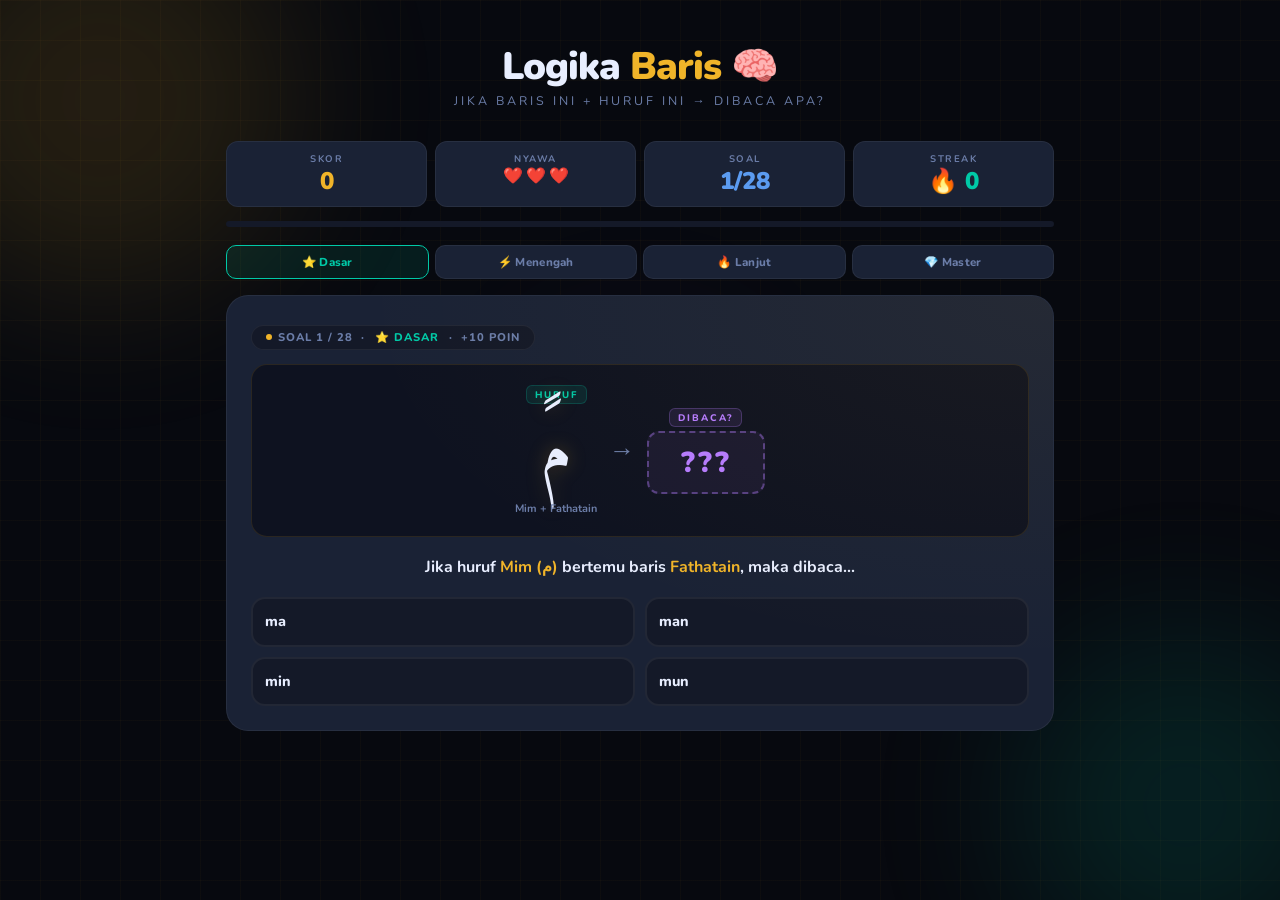
<file: game/game-logika-baris.html>
<!DOCTYPE html>
<html lang="id">
<head>
<meta charset="UTF-8">
<meta name="viewport" content="width=device-width, initial-scale=1.0">
<title>Game Logika Baris 🧠</title>
<link href="https://fonts.googleapis.com/css2?family=Amiri:ital,wght@0,400;0,700;1,400&family=Nunito:wght@400;600;700;800;900&display=swap" rel="stylesheet">
<style>
:root {
  --bg:       #07090F;
  --bg2:      #0E1220;
  --bg3:      #141928;
  --card:     #1A2235;
  --card2:    #202C42;
  --gold:     #F0B429;
  --gold2:    #FFD97D;
  --gold-dim: #8C6A1A;
  --teal:     #00C9A7;
  --teal-dim: #006E5C;
  --red:      #FF5757;
  --red-dim:  #7A1F1F;
  --blue:     #5B9BF0;
  --purple:   #B57BFF;
  --text:     #E8EEFF;
  --dim:      #6B7DA8;
  --border:   rgba(255,255,255,0.06);
}

* { margin:0; padding:0; box-sizing:border-box; }

body {
  font-family: 'Nunito', sans-serif;
  background: var(--bg);
  color: var(--text);
  min-height: 100vh;
  position: relative;
  overflow-x: hidden;
}

/* Animated background grid */
body::before {
  content:'';
  position: fixed;
  inset: 0;
  background-image:
    linear-gradient(rgba(240,180,41,0.03) 1px, transparent 1px),
    linear-gradient(90deg, rgba(240,180,41,0.03) 1px, transparent 1px);
  background-size: 40px 40px;
  pointer-events: none;
  z-index: 0;
}

/* Glow blobs */
.blob {
  position: fixed;
  border-radius: 50%;
  filter: blur(80px);
  opacity: 0.12;
  pointer-events: none;
  z-index: 0;
}
.blob-1 { width:400px; height:400px; background:var(--gold); top:-100px; left:-100px; }
.blob-2 { width:350px; height:350px; background:var(--teal); bottom:-80px; right:-80px; }
.blob-3 { width:250px; height:250px; background:var(--purple); top:50%; left:50%; transform:translate(-50%,-50%); opacity:0.06; }

.wrap {
  max-width: 860px;
  margin: 0 auto;
  padding: 20px 16px 60px;
  position: relative;
  z-index: 1;
}

/* ─── HEADER ─── */
.header {
  text-align: center;
  padding: 28px 0 18px;
}

.game-title {
  font-size: 2.4rem;
  font-weight: 900;
  letter-spacing: -1px;
  line-height: 1;
}

.gt-white { color: var(--text); }
.gt-gold  { color: var(--gold); }

.game-tagline {
  font-size: 0.78rem;
  color: var(--dim);
  letter-spacing: 3px;
  text-transform: uppercase;
  margin-top: 6px;
}

/* ─── TOPBAR ─── */
.topbar {
  display: grid;
  grid-template-columns: repeat(4, 1fr);
  gap: 8px;
  margin: 14px 0;
}

.stat-box {
  background: var(--card);
  border: 1px solid var(--border);
  border-radius: 12px;
  padding: 10px 8px;
  text-align: center;
}

.stat-label {
  font-size: 0.6rem;
  color: var(--dim);
  text-transform: uppercase;
  letter-spacing: 1.5px;
  font-weight: 700;
}

.stat-val {
  font-size: 1.5rem;
  font-weight: 900;
  line-height: 1.2;
  margin-top: 2px;
}

.v-gold   { color: var(--gold); }
.v-teal   { color: var(--teal); }
.v-red    { color: var(--red); }
.v-blue   { color: var(--blue); }

/* ─── PROGRESS ─── */
.progress-wrap {
  background: var(--bg3);
  border-radius: 99px;
  height: 6px;
  margin-bottom: 18px;
  overflow: hidden;
}

.progress-bar {
  height: 100%;
  background: linear-gradient(90deg, var(--gold-dim), var(--gold));
  border-radius: 99px;
  transition: width 0.6s cubic-bezier(0.4,0,0.2,1);
}

/* ─── LEVEL TABS ─── */
.level-tabs {
  display: flex;
  gap: 6px;
  margin-bottom: 16px;
}

.ltab {
  flex: 1;
  padding: 8px 4px;
  border-radius: 10px;
  border: 1.5px solid var(--border);
  background: var(--card);
  color: var(--dim);
  font-family: 'Nunito', sans-serif;
  font-size: 0.72rem;
  font-weight: 800;
  cursor: pointer;
  transition: all 0.2s;
  text-align: center;
  letter-spacing: 0.3px;
}

.ltab.active-lv1 { border-color: var(--teal); color: var(--teal); background: rgba(0,201,167,0.1); }
.ltab.active-lv2 { border-color: var(--blue); color: var(--blue); background: rgba(91,155,240,0.1); }
.ltab.active-lv3 { border-color: var(--gold); color: var(--gold); background: rgba(240,180,41,0.1); }
.ltab.active-lv4 { border-color: var(--red);  color: var(--red);  background: rgba(255,87,87,0.1); }
.ltab:hover:not([class*="active"]) { border-color: var(--dim); color: var(--text); }

/* ─── GAME CARD ─── */
.game-card {
  background: var(--card);
  border: 1px solid var(--border);
  border-radius: 22px;
  padding: 28px 24px 24px;
  position: relative;
  overflow: hidden;
  min-height: 420px;
}

.game-card::after {
  content: '';
  position: absolute;
  inset: 0;
  background: radial-gradient(ellipse at top right, rgba(240,180,41,0.05), transparent 60%);
  pointer-events: none;
}

/* Question header */
.q-badge {
  display: inline-flex;
  align-items: center;
  gap: 6px;
  background: var(--bg3);
  border: 1px solid var(--border);
  border-radius: 20px;
  padding: 4px 14px;
  font-size: 0.7rem;
  font-weight: 800;
  color: var(--dim);
  letter-spacing: 1px;
  text-transform: uppercase;
  margin-bottom: 14px;
}

.q-badge .dot {
  width: 6px; height: 6px;
  border-radius: 50%;
  background: var(--gold);
  animation: blink 1.2s infinite;
}

@keyframes blink {
  0%,100% { opacity: 1; }
  50% { opacity: 0.2; }
}

/* LOGIC DISPLAY */
.logic-box {
  background: var(--bg2);
  border: 1px solid rgba(240,180,41,0.12);
  border-radius: 16px;
  padding: 20px 16px;
  margin-bottom: 18px;
  text-align: center;
}

/* IF → THEN layout */
.ifthen {
  display: flex;
  align-items: center;
  justify-content: center;
  gap: 12px;
  flex-wrap: wrap;
}

.ifthen-part {
  display: flex;
  flex-direction: column;
  align-items: center;
  gap: 4px;
}

.if-tag {
  font-size: 0.6rem;
  font-weight: 800;
  color: var(--teal);
  letter-spacing: 2px;
  text-transform: uppercase;
  background: rgba(0,201,167,0.1);
  border: 1px solid rgba(0,201,167,0.2);
  border-radius: 6px;
  padding: 2px 8px;
}

.then-tag {
  font-size: 0.6rem;
  font-weight: 800;
  color: var(--gold);
  letter-spacing: 2px;
  text-transform: uppercase;
  background: rgba(240,180,41,0.1);
  border: 1px solid rgba(240,180,41,0.25);
  border-radius: 6px;
  padding: 2px 8px;
}

.q-tag {
  font-size: 0.6rem;
  font-weight: 800;
  color: var(--purple);
  letter-spacing: 2px;
  text-transform: uppercase;
  background: rgba(181,123,255,0.1);
  border: 1px solid rgba(181,123,255,0.25);
  border-radius: 6px;
  padding: 2px 8px;
}

.arabic-char {
  font-family: 'Amiri', serif;
  font-size: 4rem;
  line-height: 1.3;
  color: var(--text);
  text-shadow: 0 0 20px rgba(240,180,41,0.25);
}

.arabic-char.big { font-size: 4.5rem; }
.arabic-char.med { font-size: 3.5rem; }

.char-label {
  font-size: 0.68rem;
  color: var(--dim);
  font-weight: 700;
  margin-top: -4px;
}

.arrow-sym {
  font-size: 1.6rem;
  color: var(--dim);
  align-self: center;
}

.plus-sym {
  font-size: 1.8rem;
  color: var(--dim);
  align-self: center;
  font-weight: 900;
}

.eq-sym {
  font-size: 1.4rem;
  color: var(--gold);
  align-self: center;
  font-weight: 900;
  padding: 0 4px;
}

/* Read result */
.read-result {
  display: inline-block;
  background: rgba(240,180,41,0.1);
  border: 1.5px solid rgba(240,180,41,0.3);
  border-radius: 12px;
  padding: 10px 24px;
  font-size: 1.8rem;
  font-weight: 900;
  color: var(--gold2);
  letter-spacing: 2px;
  margin-top: 6px;
}

.blank-answer {
  display: inline-block;
  background: rgba(181,123,255,0.07);
  border: 2px dashed rgba(181,123,255,0.4);
  border-radius: 12px;
  padding: 10px 32px;
  font-size: 1.8rem;
  font-weight: 900;
  color: var(--purple);
  letter-spacing: 2px;
  min-width: 100px;
  animation: glow-q 1.5s infinite;
}

@keyframes glow-q {
  0%,100% { box-shadow: 0 0 0 0 rgba(181,123,255,0); }
  50%      { box-shadow: 0 0 16px 4px rgba(181,123,255,0.15); }
}

/* Question text */
.q-text {
  font-size: 1rem;
  font-weight: 700;
  text-align: center;
  color: var(--text);
  margin-bottom: 18px;
  line-height: 1.5;
}

.q-text em {
  color: var(--gold);
  font-style: normal;
}

/* ─── ANSWER OPTIONS ─── */
.opts-grid {
  display: grid;
  grid-template-columns: 1fr 1fr;
  gap: 10px;
}

.opt-btn {
  background: var(--bg3);
  border: 2px solid var(--border);
  border-radius: 14px;
  padding: 14px 12px;
  cursor: pointer;
  transition: all 0.18s;
  display: flex;
  align-items: center;
  gap: 10px;
  text-align: left;
  color: var(--text);
  font-family: 'Nunito', sans-serif;
}

.opt-arabic {
  font-family: 'Amiri', serif;
  font-size: 2.2rem;
  color: var(--gold);
  line-height: 1;
  min-width: 48px;
  text-align: center;
}

.opt-info { flex: 1; }

.opt-main {
  font-size: 0.9rem;
  font-weight: 800;
  line-height: 1.2;
}

.opt-sub {
  font-size: 0.68rem;
  color: var(--dim);
  margin-top: 2px;
  line-height: 1.3;
}

.opt-btn:hover:not(:disabled) {
  border-color: var(--gold-dim);
  background: rgba(240,180,41,0.06);
  transform: translateY(-2px);
  box-shadow: 0 6px 20px rgba(0,0,0,0.3);
}

.opt-btn.correct {
  border-color: var(--teal);
  background: rgba(0,201,167,0.1);
  animation: pop 0.35s ease;
}

.opt-btn.wrong {
  border-color: var(--red);
  background: rgba(255,87,87,0.08);
  animation: shake 0.35s ease;
}

.opt-btn.show-correct {
  border-color: var(--teal);
  background: rgba(0,201,167,0.07);
}

.opt-btn:disabled { cursor: default; opacity: 0.9; }

@keyframes pop {
  0%   { transform: scale(1); }
  40%  { transform: scale(1.05); }
  100% { transform: scale(1); }
}

@keyframes shake {
  0%,100% { transform: translateX(0); }
  20%      { transform: translateX(-8px); }
  60%      { transform: translateX(8px); }
}

/* ─── FEEDBACK ─── */
.feedback-box {
  margin-top: 14px;
  padding: 12px 16px;
  border-radius: 12px;
  font-size: 0.85rem;
  font-weight: 700;
  line-height: 1.5;
  display: none;
}

.feedback-box.correct {
  background: rgba(0,201,167,0.1);
  border: 1px solid rgba(0,201,167,0.25);
  color: var(--teal);
  display: block;
}

.feedback-box.wrong {
  background: rgba(255,87,87,0.08);
  border: 1px solid rgba(255,87,87,0.2);
  color: var(--red);
  display: block;
}

.rumus-box {
  background: rgba(240,180,41,0.07);
  border: 1px solid rgba(240,180,41,0.18);
  border-radius: 10px;
  padding: 8px 12px;
  font-size: 0.78rem;
  color: var(--gold);
  font-weight: 700;
  margin-top: 8px;
  line-height: 1.5;
}

/* ─── NEXT BTN ─── */
.next-btn {
  width: 100%;
  margin-top: 14px;
  padding: 15px;
  background: linear-gradient(135deg, #C8862A, var(--gold), #FFD97D);
  color: #0A0900;
  border: none;
  border-radius: 14px;
  font-family: 'Nunito', sans-serif;
  font-size: 1rem;
  font-weight: 900;
  cursor: pointer;
  letter-spacing: 0.3px;
  transition: transform 0.15s, opacity 0.15s;
  display: none;
}

.next-btn:hover { transform: translateY(-2px); opacity: 0.92; }

/* ─── GAME OVER ─── */
.gameover-panel {
  text-align: center;
  padding: 30px 10px;
}

.go-emoji { font-size: 4rem; line-height: 1; margin-bottom: 8px; }
.go-title { font-size: 2rem; font-weight: 900; color: var(--gold); margin-bottom: 4px; }
.go-score { font-size: 4rem; font-weight: 900; color: var(--gold2); line-height: 1; }
.go-sub   { font-size: 0.85rem; color: var(--dim); margin: 8px 0 6px; }
.go-msg   { font-size: 0.95rem; font-weight: 700; color: var(--teal); margin-bottom: 24px; }

.go-stats {
  display: grid;
  grid-template-columns: repeat(3, 1fr);
  gap: 10px;
  margin: 16px 0 24px;
}

.go-stat {
  background: var(--bg3);
  border-radius: 12px;
  padding: 12px 8px;
  border: 1px solid var(--border);
}

.go-stat-val { font-size: 1.5rem; font-weight: 900; color: var(--gold); }
.go-stat-lbl { font-size: 0.65rem; color: var(--dim); text-transform: uppercase; letter-spacing: 1px; }

.btn-restart {
  padding: 14px 44px;
  background: linear-gradient(135deg, var(--gold-dim), var(--gold));
  color: #0A0900;
  border: none;
  border-radius: 14px;
  font-family: 'Nunito', sans-serif;
  font-size: 1rem;
  font-weight: 900;
  cursor: pointer;
  transition: transform 0.15s;
  margin: 4px;
}

.btn-restart:hover { transform: scale(1.04); }
.btn-secondary {
  padding: 14px 24px;
  background: var(--bg3);
  color: var(--dim);
  border: 1px solid var(--border);
  border-radius: 14px;
  font-family: 'Nunito', sans-serif;
  font-size: 0.85rem;
  font-weight: 700;
  cursor: pointer;
  transition: all 0.15s;
  margin: 4px;
}
.btn-secondary:hover { color: var(--text); border-color: var(--dim); }

/* Hearts */
.hearts-row { display: flex; gap: 3px; justify-content: center; }
.hrt { font-size: 1rem; transition: all 0.3s; }
.hrt.dead { filter: grayscale(1); opacity: 0.25; }

/* Streak fire */
.streak-val { display: flex; align-items: center; justify-content: center; gap: 2px; }

/* Combo flash */
@keyframes combo-flash {
  0%   { opacity: 1; transform: scale(1.5); }
  100% { opacity: 0; transform: scale(0.8) translateY(-30px); }
}

.combo-toast {
  position: fixed;
  top: 30%;
  left: 50%;
  transform: translateX(-50%);
  font-size: 2rem;
  font-weight: 900;
  color: var(--gold);
  text-shadow: 0 0 20px rgba(240,180,41,0.6);
  pointer-events: none;
  z-index: 999;
  animation: combo-flash 0.8s ease forwards;
}

/* Responsive */
@media (max-width:520px) {
  .arabic-char { font-size: 3rem; }
  .arabic-char.big { font-size: 3.5rem; }
  .opts-grid { grid-template-columns: 1fr; }
  .game-title { font-size: 1.8rem; }
  .topbar { grid-template-columns: repeat(2,1fr); }
}
</style>
</head>
<body>

<div class="blob blob-1"></div>
<div class="blob blob-2"></div>
<div class="blob blob-3"></div>

<div class="wrap">

  <!-- HEADER -->
  <div class="header">
    <div class="game-title">
      <span class="gt-white">Logika</span>
      <span class="gt-gold"> Baris 🧠</span>
    </div>
    <div class="game-tagline">Jika baris ini + huruf ini → dibaca apa?</div>
  </div>

  <!-- TOPBAR -->
  <div class="topbar">
    <div class="stat-box">
      <div class="stat-label">Skor</div>
      <div class="stat-val v-gold" id="s-score">0</div>
    </div>
    <div class="stat-box">
      <div class="stat-label">Nyawa</div>
      <div class="hearts-row" id="s-lives">❤️❤️❤️</div>
    </div>
    <div class="stat-box">
      <div class="stat-label">Soal</div>
      <div class="stat-val v-blue" id="s-qnum">1/30</div>
    </div>
    <div class="stat-box">
      <div class="stat-label">Streak</div>
      <div class="stat-val v-teal streak-val" id="s-streak">🔥 0</div>
    </div>
  </div>

  <!-- PROGRESS -->
  <div class="progress-wrap">
    <div class="progress-bar" id="prog" style="width:0%"></div>
  </div>

  <!-- LEVEL TABS -->
  <div class="level-tabs">
    <button class="ltab active-lv1" id="tab-1" onclick="setLevel(1)">⭐ Dasar</button>
    <button class="ltab" id="tab-2" onclick="setLevel(2)">⚡ Menengah</button>
    <button class="ltab" id="tab-3" onclick="setLevel(3)">🔥 Lanjut</button>
    <button class="ltab" id="tab-4" onclick="setLevel(4)">💎 Master</button>
  </div>

  <!-- GAME CARD -->
  <div class="game-card" id="game-card">
    <div id="game-inner"></div>
  </div>

</div>

<script>
// ═══════════════════════════════════════════════
// DATA MASTER
// ═══════════════════════════════════════════════

const HURUF = [
  { ar:'ب', nama:'Ba',   latin:'b' },
  { ar:'ت', nama:'Ta',   latin:'t' },
  { ar:'ث', nama:'Tsa',  latin:'ts' },
  { ar:'ج', nama:'Jim',  latin:'j' },
  { ar:'ح', nama:'Ha',   latin:'h' },
  { ar:'خ', nama:'Kha',  latin:'kh' },
  { ar:'د', nama:'Dal',  latin:'d' },
  { ar:'ذ', nama:'Dzal', latin:'dz' },
  { ar:'ر', nama:'Ra',   latin:'r' },
  { ar:'ز', nama:'Zai',  latin:'z' },
  { ar:'س', nama:'Sin',  latin:'s' },
  { ar:'ش', nama:'Syin', latin:'sy' },
  { ar:'ص', nama:'Shod', latin:'sh' },
  { ar:'ض', nama:'Dhod', latin:'dh' },
  { ar:'ط', nama:'Tho',  latin:'th' },
  { ar:'ظ', nama:'Zho',  latin:'zh' },
  { ar:'ع', nama:'Ain',  latin:"'" },
  { ar:'غ', nama:'Ghain',latin:'gh' },
  { ar:'ف', nama:'Fa',   latin:'f' },
  { ar:'ق', nama:'Qof',  latin:'q' },
  { ar:'ك', nama:'Kaf',  latin:'k' },
  { ar:'ل', nama:'Lam',  latin:'l' },
  { ar:'م', nama:'Mim',  latin:'m' },
  { ar:'ن', nama:'Nun',  latin:'n' },
  { ar:'و', nama:'Waw',  latin:'w' },
  { ar:'ه', nama:'Ha',   latin:'h' },
  { ar:'ي', nama:'Ya',   latin:'y' },
];

const HARAKAT = [
  { mark:'َ',  kode:'fathah',     nama:'Fathah',    bunyi:'a',   ket:'baris atas',     tanwin:false },
  { mark:'ِ',  kode:'kasrah',     nama:'Kasrah',    bunyi:'i',   ket:'baris bawah',    tanwin:false },
  { mark:'ُ',  kode:'dammah',     nama:'Dammah',    bunyi:'u',   ket:'baris depan',    tanwin:false },
  { mark:'ً',  kode:'fathahtain', nama:'Fathatain', bunyi:'an',  ket:'tanwin fathah',  tanwin:true  },
  { mark:'ٍ',  kode:'kasrahtain', nama:'Kasratain', bunyi:'in',  ket:'tanwin kasrah',  tanwin:true  },
  { mark:'ٌ',  kode:'dammahtain', nama:'Dammatain', bunyi:'un',  ket:'tanwin dammah',  tanwin:true  },
  { mark:'ْ',  kode:'sukun',      nama:'Sukun',     bunyi:'',    ket:'baris mati',     tanwin:false },
  { mark:'ّ',  kode:'syaddah',    nama:'Syaddah',   bunyi:'ganda',ket:'baris tasydid',tanwin:false },
];

// ─── 30 SOAL LOGIKA BARIS ───
// Format: { tipe, ...data, poin, rumus, penjelasan }

function buildAllSoal() {
  const pool = [];

  // TIPE 1: Harakat + Huruf = bunyi apa?
  // "Jika بً + ب maka dibaca...?"
  const t1data = [
    // Fathatain + huruf → bunyinya
    { h:'ب', hNama:'Ba',  baris:'ً', barisNama:'Fathatain', jawaban:'ban',  salah:['ba','bin','bun'],  level:1 },
    { h:'ن', hNama:'Nun', baris:'ً', barisNama:'Fathatain', jawaban:'nan',  salah:['na','nin','nun'],  level:1 },
    { h:'م', hNama:'Mim', baris:'ً', barisNama:'Fathatain', jawaban:'man',  salah:['ma','min','mun'],  level:1 },
    { h:'ك', hNama:'Kaf', baris:'ً', barisNama:'Fathatain', jawaban:'kan',  salah:['ka','kin','kun'],  level:1 },
    // Kasratain
    { h:'ب', hNama:'Ba',  baris:'ٍ', barisNama:'Kasratain', jawaban:'bin',  salah:['ba','ban','bun'],  level:1 },
    { h:'ر', hNama:'Ra',  baris:'ٍ', barisNama:'Kasratain', jawaban:'rin',  salah:['ra','ran','run'],  level:1 },
    { h:'ل', hNama:'Lam', baris:'ٍ', barisNama:'Kasratain', jawaban:'lin',  salah:['la','lan','lun'],  level:1 },
    // Dammatain
    { h:'ب', hNama:'Ba',  baris:'ٌ', barisNama:'Dammatain', jawaban:'bun',  salah:['ba','ban','bin'],  level:1 },
    { h:'ت', hNama:'Ta',  baris:'ٌ', barisNama:'Dammatain', jawaban:'tun',  salah:['ta','tan','tin'],  level:1 },
    { h:'س', hNama:'Sin', baris:'ٌ', barisNama:'Dammatain', jawaban:'sun',  salah:['sa','san','sin'],  level:1 },
    // Fathah
    { h:'ب', hNama:'Ba',  baris:'َ', barisNama:'Fathah',    jawaban:'ba',   salah:['bi','bu','ban'],   level:1 },
    { h:'ج', hNama:'Jim', baris:'َ', barisNama:'Fathah',    jawaban:'ja',   salah:['ji','ju','jan'],   level:1 },
    // Kasrah
    { h:'ب', hNama:'Ba',  baris:'ِ', barisNama:'Kasrah',    jawaban:'bi',   salah:['ba','bu','bin'],   level:1 },
    { h:'ف', hNama:'Fa',  baris:'ِ', barisNama:'Kasrah',    jawaban:'fi',   salah:['fa','fu','fin'],   level:1 },
    // Dammah
    { h:'ب', hNama:'Ba',  baris:'ُ', barisNama:'Dammah',    jawaban:'bu',   salah:['ba','bi','bun'],   level:1 },
    { h:'ق', hNama:'Qof', baris:'ُ', barisNama:'Dammah',    jawaban:'qu',   salah:['qa','qi','qun'],   level:1 },
    // Sukun
    { h:'ب', hNama:'Ba',  baris:'ْ', barisNama:'Sukun',     jawaban:'b (mati)', salah:['ba','bi','ban'], level:2 },
    { h:'ن', hNama:'Nun', baris:'ْ', barisNama:'Sukun',     jawaban:'n (mati)', salah:['na','ni','nan'], level:2 },
    { h:'م', hNama:'Mim', baris:'ْ', barisNama:'Sukun',     jawaban:'m (mati)', salah:['ma','mi','man'], level:2 },
  ];

  t1data.forEach(d => {
    const arabDisplay = d.h + d.baris;
    pool.push({
      id: `t1-${d.h}-${d.baris}`,
      tipe: 'harakat_bunyi',
      level: d.level,
      poin: d.level === 1 ? 10 : 15,
      arab: arabDisplay,
      arabDesc: `${d.hNama} + ${d.barisNama}`,
      soal: `Jika huruf <em>${d.hNama} (${d.h})</em> bertemu baris <em>${d.barisNama}</em>, maka dibaca...`,
      jawaban: d.jawaban,
      opsi: shuffle([
        { txt: d.jawaban, benar: true },
        ...d.salah.map(s => ({ txt: s, benar: false }))
      ]),
      rumus: `${d.h} + ${d.baris} (${d.barisNama}) = "${d.jawaban}"`,
      penjelasan: `Huruf ${d.hNama} berharakat ${d.barisNama} → dibaca "${d.jawaban}"`,
    });
  });

  // TIPE 2: Bunyi itu baris apa?
  const t2data = [
    { arab:'بَ', arabDesc:'Ba+Fathah', bunyi:'ba',  baris:'Fathah',    salah:['Kasrah','Dammah','Sukun'], level:1 },
    { arab:'بِ', arabDesc:'Ba+Kasrah', bunyi:'bi',  baris:'Kasrah',    salah:['Fathah','Dammah','Sukun'], level:1 },
    { arab:'بُ', arabDesc:'Ba+Dammah', bunyi:'bu',  baris:'Dammah',    salah:['Fathah','Kasrah','Sukun'], level:1 },
    { arab:'بً', arabDesc:'Ba+Fathatain', bunyi:'ban', baris:'Fathatain', salah:['Kasratain','Dammatain','Sukun'], level:1 },
    { arab:'بٍ', arabDesc:'Ba+Kasratain', bunyi:'bin', baris:'Kasratain', salah:['Fathatain','Dammatain','Fathah'], level:1 },
    { arab:'بٌ', arabDesc:'Ba+Dammatain', bunyi:'bun', baris:'Dammatain', salah:['Fathatain','Kasratain','Dammah'], level:1 },
    { arab:'بْ', arabDesc:'Ba+Sukun',  bunyi:'b (mati)', baris:'Sukun', salah:['Fathah','Kasrah','Syaddah'], level:2 },
    { arab:'بّ', arabDesc:'Ba+Syaddah', bunyi:'bb (dobel)', baris:'Syaddah', salah:['Fathah','Sukun','Dammah'], level:2 },
  ];

  t2data.forEach((d, i) => {
    pool.push({
      id: `t2-${i}`,
      tipe: 'bunyi_baris',
      level: d.level,
      poin: 10,
      arab: d.arab,
      arabDesc: d.arabDesc,
      soal: `Huruf <em>${d.arab}</em> dibaca "<em>${d.bunyi}</em>" — baris apakah itu?`,
      jawaban: d.baris,
      opsi: shuffle([
        { txt: d.baris, benar: true },
        ...d.salah.map(s => ({ txt: s, benar: false }))
      ]),
      rumus: `"${d.bunyi}" = baris ${d.baris}`,
      penjelasan: `"${d.bunyi}" adalah bunyi dari harakat ${d.baris}`,
    });
  });

  // TIPE 3: Lengkapi bacaan (fill in blank)
  const t3data = [
    { arab:'نً', arabDesc:'Nun+Fathatain', soal:'نً dibaca "na..."', jawaban:'nan', salah:['na','nin','nun'], level:1, rumus:'Nun + Fathatain = nan' },
    { arab:'مٌ', arabDesc:'Mim+Dammatain', soal:'مٌ dibaca "mu..."', jawaban:'mun', salah:['ma','man','min'], level:1, rumus:'Mim + Dammatain = mun' },
    { arab:'لٍ', arabDesc:'Lam+Kasratain', soal:'لٍ dibaca "li..."', jawaban:'lin', salah:['la','lan','lun'], level:1, rumus:'Lam + Kasratain = lin' },
    { arab:'رَ', arabDesc:'Ra+Fathah',     soal:'رَ dibaca "r..."',  jawaban:'ra',  salah:['ri','ru','ran'],  level:1, rumus:'Ra + Fathah = ra' },
    { arab:'سِ', arabDesc:'Sin+Kasrah',    soal:'سِ dibaca "s..."',  jawaban:'si',  salah:['sa','su','sin'],  level:1, rumus:'Sin + Kasrah = si' },
    { arab:'فُ', arabDesc:'Fa+Dammah',     soal:'فُ dibaca "f..."',  jawaban:'fu',  salah:['fa','fi','fun'],  level:1, rumus:'Fa + Dammah = fu' },
    { arab:'قْ', arabDesc:'Qof+Sukun',     soal:'قْ dibaca "q..."',  jawaban:'q (mati)', salah:['qa','qi','qan'], level:2, rumus:'Qof + Sukun = q (mati)' },
    { arab:'كّ', arabDesc:'Kaf+Syaddah',   soal:'كّ dibaca "k..."',  jawaban:'kk (dobel)', salah:['ka','ki','kan'], level:3, rumus:'Kaf + Syaddah = kk (dobel/tekan)' },
    { arab:'عَ', arabDesc:'Ain+Fathah',    soal:'عَ dibaca "a..."',  jawaban:"'a", salah:['a','ai','an'],     level:2, rumus:"Ain + Fathah = 'a" },
    { arab:'غُ', arabDesc:'Ghain+Dammah',  soal:'غُ dibaca "gh..."', jawaban:'ghu', salah:['gha','ghi','ghan'], level:2, rumus:'Ghain + Dammah = ghu' },
  ];

  t3data.forEach((d, i) => {
    pool.push({
      id: `t3-${i}`,
      tipe: 'lengkapi',
      level: d.level,
      poin: d.level * 10,
      arab: d.arab,
      arabDesc: d.arabDesc,
      soal: d.soal + ' <em>???</em>',
      jawaban: d.jawaban,
      opsi: shuffle([
        { txt: d.jawaban, benar: true },
        ...d.salah.map(s => ({ txt: s, benar: false }))
      ]),
      rumus: d.rumus,
      penjelasan: d.rumus,
    });
  });

  // TIPE 4: Pilih huruf + baris yang menghasilkan bunyi X
  const t4data = [
    { bunyi:'tan', jawab:'تً', jawabDesc:'Ta+Fathatain', salah:['تَ','تِ','تُ'], salahDesc:['Ta+Fathah','Ta+Kasrah','Ta+Dammah'], level:2 },
    { bunyi:'min', jawab:'مٍ', jawabDesc:'Mim+Kasratain', salah:['مَ','مِ','مٌ'], salahDesc:['Mim+Fathah','Mim+Kasrah','Mim+Dammatain'], level:2 },
    { bunyi:'nun', jawab:'نٌ', jawabDesc:'Nun+Dammatain', salah:['نَ','نِ','نً'], salahDesc:['Nun+Fathah','Nun+Kasrah','Nun+Fathatain'], level:2 },
    { bunyi:'rin', jawab:'رٍ', jawabDesc:'Ra+Kasratain',  salah:['رَ','رِ','رُ'], salahDesc:['Ra+Fathah','Ra+Kasrah','Ra+Dammah'],   level:2 },
    { bunyi:'lis', jawab:'لِ', jawabDesc:'Lam+Kasrah',    salah:['لَ','لُ','لٌ'], salahDesc:['Lam+Fathah','Lam+Dammah','Lam+Dammatain'], level:2 },
    { bunyi:'kan', jawab:'كً', jawabDesc:'Kaf+Fathatain', salah:['كَ','كُ','كٌ'], salahDesc:['Kaf+Fathah','Kaf+Dammah','Kaf+Dammatain'], level:3 },
    { bunyi:'fun', jawab:'فٌ', jawabDesc:'Fa+Dammatain',  salah:['فَ','فِ','فً'], salahDesc:['Fa+Fathah','Fa+Kasrah','Fa+Fathatain'], level:3 },
    { bunyi:'sin', jawab:'سٍ', jawabDesc:'Sin+Kasratain', salah:['سَ','سِ','سٌ'], salahDesc:['Sin+Fathah','Sin+Kasrah','Sin+Dammatain'], level:3 },
  ];

  t4data.forEach((d, i) => {
    const opts = shuffle([
      { arab: d.jawab, desc: d.jawabDesc, benar: true },
      ...d.salah.map((s, j) => ({ arab: s, desc: d.salahDesc[j], benar: false })),
    ]);
    pool.push({
      id: `t4-${i}`,
      tipe: 'pilih_huruf',
      level: d.level,
      poin: d.level * 10,
      arab: `"${d.bunyi}"`,
      arabDesc: 'Bunyi yang dicari',
      soal: `Huruf dan baris mana yang menghasilkan bunyi <em>"${d.bunyi}"</em>?`,
      jawaban: d.jawabDesc,
      opsi: opts.map(o => ({
        txt: o.desc,
        arab: o.arab,
        benar: o.benar,
      })),
      rumus: `${d.jawab} (${d.jawabDesc}) → "${d.bunyi}"`,
      penjelasan: `Yang menghasilkan "${d.bunyi}" adalah ${d.jawab} yaitu ${d.jawabDesc}`,
    });
  });

  // TIPE 5: Logika IF-THEN — jika baris ini, MAKA?
  const t5data = [
    {
      kondisi: 'بً berjumpa akhir kalimat',
      maka: 'dibaca "ban" (tanwin fathah)',
      salah: ['dibaca "ba"', 'dibaca "bun"', 'dibaca "b" (mati)'],
      arab: 'بً', arabDesc: 'Ba + Fathatain',
      rumus: 'Tanwin Fathah di akhir kalimat = dibaca "an" → "ban"',
      level: 2,
    },
    {
      kondisi: 'بٌ berjumpa akhir kalimat',
      maka: 'dibaca "bun" (tanwin dammah)',
      salah: ['dibaca "bu"', 'dibaca "ban"', 'dibaca "bin"'],
      arab: 'بٌ', arabDesc: 'Ba + Dammatain',
      rumus: 'Tanwin Dammah di akhir kalimat = dibaca "un" → "bun"',
      level: 2,
    },
    {
      kondisi: 'بٍ berjumpa akhir kalimat',
      maka: 'dibaca "bin" (tanwin kasrah)',
      salah: ['dibaca "bi"', 'dibaca "ban"', 'dibaca "bun"'],
      arab: 'بٍ', arabDesc: 'Ba + Kasratain',
      rumus: 'Tanwin Kasrah di akhir kalimat = dibaca "in" → "bin"',
      level: 2,
    },
    {
      kondisi: 'Huruf berharakat Sukun بْ',
      maka: 'huruf dibaca mati (tanpa vokal)',
      salah: ['dibaca "ba"', 'dibaca "bi"', 'dibaca "bu"'],
      arab: 'بْ', arabDesc: 'Ba + Sukun',
      rumus: 'Sukun = tidak ada vokal → mati',
      level: 2,
    },
    {
      kondisi: 'Huruf berharakat Syaddah بّ',
      maka: 'huruf dibaca dobel/ditekan',
      salah: ['dibaca satu kali', 'dibaca mati', 'dibaca panjang'],
      arab: 'بّ', arabDesc: 'Ba + Syaddah',
      rumus: 'Syaddah = huruf bertasydid → dobel (tekan)',
      level: 3,
    },
    {
      kondisi: 'Nun mati (نْ) bertemu Ba (ب)',
      maka: 'dibaca Iqlab → nun berubah jadi mim',
      salah: ['dibaca Idgham', 'dibaca Idzhar', 'dibaca Ikhfa'],
      arab: 'نْ + ب', arabDesc: 'Nun Mati + Ba',
      rumus: 'Nun Mati/Tanwin + Ba = IQLAB (nun → mim)',
      level: 3,
    },
    {
      kondisi: 'Nun mati (نْ) bertemu ي ن م و',
      maka: 'dibaca Idgham Bighunnah (masuk berdengung)',
      salah: ['dibaca Iqlab', 'dibaca Idzhar', 'dibaca Ikhfa'],
      arab: 'نْ + ي', arabDesc: 'Nun Mati + Ya',
      rumus: 'Nun Mati + (ي ن م و) = IDGHAM BIGHUNNAH',
      level: 3,
    },
    {
      kondisi: 'Nun mati (نْ) bertemu ح خ ع غ ه أ',
      maka: 'dibaca Idzhar Halqi (jelas, tidak berdengung)',
      salah: ['dibaca Idgham', 'dibaca Iqlab', 'dibaca Ikhfa'],
      arab: 'نْ + ه', arabDesc: 'Nun Mati + Ha',
      rumus: 'Nun Mati + huruf halqi = IDZHAR HALQI',
      level: 4,
    },
    {
      kondisi: 'Mim mati (مْ) bertemu Ba (ب)',
      maka: 'dibaca Ikhfa Syafawi (berdengung)',
      salah: ['dibaca Idgham Mitslain', 'dibaca Idzhar Syafawi', 'dibaca Iqlab'],
      arab: 'مْ + ب', arabDesc: 'Mim Mati + Ba',
      rumus: 'Mim Mati + Ba = IKHFA SYAFAWI',
      level: 4,
    },
    {
      kondisi: 'Mim mati (مْ) bertemu Mim (م)',
      maka: 'dibaca Idgham Mitslain (masuk ke mim)',
      salah: ['dibaca Ikhfa Syafawi', 'dibaca Idzhar', 'dibaca Iqlab'],
      arab: 'مْ + م', arabDesc: 'Mim Mati + Mim',
      rumus: 'Mim Mati + Mim = IDGHAM MITSLAIN (masuk/lebur)',
      level: 4,
    },
  ];

  t5data.forEach((d, i) => {
    pool.push({
      id: `t5-${i}`,
      tipe: 'ifthen',
      level: d.level,
      poin: d.level * 10,
      arab: d.arab,
      arabDesc: d.arabDesc,
      soal: `Jika <em>${d.kondisi}</em>, maka...`,
      jawaban: d.maka,
      opsi: shuffle([
        { txt: d.maka, benar: true },
        ...d.salah.map(s => ({ txt: s, benar: false })),
      ]),
      rumus: d.rumus,
      penjelasan: d.rumus,
    });
  });

  return pool;
}

// ═══════════════════════════════════════════════
// STATE
// ═══════════════════════════════════════════════
let ALL_SOAL = [];
let state = {
  level: 1,      // 1=dasar 2=menengah 3=lanjut 4=master
  score: 0,
  lives: 3,
  streak: 0,
  maxStreak: 0,
  correctCount: 0,
  wrongCount: 0,
  qIdx: 0,
  pool: [],
  answered: false,
};

function setLevel(lv) {
  state.level = lv;
  [1,2,3,4].forEach(i => {
    const tab = document.getElementById(`tab-${i}`);
    tab.className = `ltab${i === lv ? ` active-lv${lv}` : ''}`;
  });
  startGame();
}

function startGame() {
  ALL_SOAL = buildAllSoal();
  // Filter by level (level N includes levels <= N)
  let pool = ALL_SOAL.filter(s => s.level <= state.level);
  pool = shuffle(pool).slice(0, 30);
  state.score = 0;
  state.lives = 3;
  state.streak = 0;
  state.maxStreak = 0;
  state.correctCount = 0;
  state.wrongCount = 0;
  state.qIdx = 0;
  state.pool = pool;
  state.answered = false;
  updateTopbar();
  renderQ();
}

// ═══════════════════════════════════════════════
// RENDER QUESTION
// ═══════════════════════════════════════════════
function renderQ() {
  if (state.qIdx >= state.pool.length) { renderGameOver(); return; }
  const q = state.pool[state.qIdx];
  state.answered = false;

  // Progress
  document.getElementById('prog').style.width =
    ((state.qIdx / state.pool.length) * 100) + '%';

  const isArabBig = q.arab.length <= 3;
  const arabClass = isArabBig ? 'arabic-char big' : 'arabic-char med';

  // Build options HTML
  let optsHTML = q.opsi.map((o, i) => {
    const arabPart = o.arab ? `<span class="opt-arabic">${o.arab}</span>` : '';
    return `
      <button class="opt-btn" id="opt-${i}" onclick="doAnswer(${i})">
        ${arabPart}
        <div class="opt-info">
          <div class="opt-main">${o.txt}</div>
          ${o.desc ? `<div class="opt-sub">${o.desc}</div>` : ''}
        </div>
      </button>`;
  }).join('');

  // Badge level
  const lvColors = ['','v-teal','v-blue','v-gold','v-red'];
  const lvLabels = ['','⭐ Dasar','⚡ Menengah','🔥 Lanjut','💎 Master'];

  document.getElementById('game-inner').innerHTML = `
    <div class="q-badge">
      <span class="dot"></span>
      Soal ${state.qIdx + 1} / ${state.pool.length}
      &nbsp;·&nbsp; <span class="${lvColors[q.level]}">${lvLabels[q.level]}</span>
      &nbsp;·&nbsp; +${q.poin} poin
    </div>

    <div class="logic-box">
      <div class="ifthen">
        <div class="ifthen-part">
          <span class="if-tag">HURUF</span>
          <span class="${arabClass}">${q.arab}</span>
          <span class="char-label">${q.arabDesc}</span>
        </div>
        <div class="arrow-sym">→</div>
        <div class="ifthen-part">
          <span class="q-tag">DIBACA?</span>
          <span class="blank-answer">???</span>
        </div>
      </div>
    </div>

    <div class="q-text">${q.soal}</div>

    <div class="opts-grid">${optsHTML}</div>

    <div class="feedback-box" id="fb"></div>
    <button class="next-btn" id="nxt" onclick="nextQ()">
      ${state.qIdx + 1 >= state.pool.length ? '🏆 Lihat Hasil →' : 'Soal Berikutnya →'}
    </button>
  `;
}

// ═══════════════════════════════════════════════
// ANSWER LOGIC
// ═══════════════════════════════════════════════
function doAnswer(idx) {
  if (state.answered) return;
  state.answered = true;

  const q = state.pool[state.qIdx];
  const chosen = q.opsi[idx];

  // Highlight all buttons
  q.opsi.forEach((o, i) => {
    const btn = document.getElementById(`opt-${i}`);
    btn.disabled = true;
    if (o.benar) btn.classList.add(i === idx ? 'correct' : 'show-correct');
    else if (i === idx) btn.classList.add('wrong');
  });

  const fb = document.getElementById('fb');

  if (chosen.benar) {
    state.streak++;
    state.correctCount++;
    if (state.streak > state.maxStreak) state.maxStreak = state.streak;
    const bonus = state.streak >= 5 ? 2 : state.streak >= 3 ? 1.5 : 1;
    const poin = Math.round(q.poin * bonus);
    state.score += poin;

    let fbText = `✅ Benar! +${poin} poin`;
    if (state.streak >= 3) {
      fbText += ` 🔥 Streak ${state.streak}x!`;
      showComboToast(`🔥 COMBO x${state.streak}!`);
    }
    fb.className = 'feedback-box correct';
    fb.innerHTML = `
      ${fbText}
      <div class="rumus-box">📐 Rumus: ${q.rumus}</div>
    `;
  } else {
    state.streak = 0;
    state.wrongCount++;
    state.lives = Math.max(0, state.lives - 1);
    fb.className = 'feedback-box wrong';
    fb.innerHTML = `
      ❌ Salah! Jawaban yang benar: <strong>${q.jawaban}</strong>
      <div class="rumus-box">📐 ${q.penjelasan}</div>
    `;
  }

  updateTopbar();
  document.getElementById('nxt').style.display = 'block';
}

function nextQ() {
  state.qIdx++;
  if (state.lives <= 0) { renderGameOver(); return; }
  renderQ();
  updateTopbar();
}

// ═══════════════════════════════════════════════
// GAME OVER
// ═══════════════════════════════════════════════
function renderGameOver() {
  document.getElementById('prog').style.width = '100%';
  const total = state.correctCount + state.wrongCount;
  const pct = total ? Math.round((state.correctCount / total) * 100) : 0;

  let emoji, msg;
  if (pct >= 90) { emoji = '🏆'; msg = 'Luar biasa! Kamu Ahli Baris Arab!'; }
  else if (pct >= 75) { emoji = '🌟'; msg = 'Hebat! Hampir sempurna!'; }
  else if (pct >= 60) { emoji = '⭐'; msg = 'Bagus! Terus semangat belajar!'; }
  else if (pct >= 40) { emoji = '📚'; msg = 'Lumayan, masih perlu latihan!'; }
  else { emoji = '💪'; msg = 'Ayo ulangi lagi, kamu pasti bisa!'; }

  document.getElementById('game-inner').innerHTML = `
    <div class="gameover-panel">
      <div class="go-emoji">${emoji}</div>
      <div class="go-title">Selesai!</div>
      <div class="go-score">${state.score}</div>
      <div class="go-sub">Total Poin • Akurasi: ${pct}%</div>
      <div class="go-msg">${msg}</div>
      <div class="go-stats">
        <div class="go-stat">
          <div class="go-stat-val" style="color:var(--teal)">${state.correctCount}</div>
          <div class="go-stat-lbl">✅ Benar</div>
        </div>
        <div class="go-stat">
          <div class="go-stat-val" style="color:var(--red)">${state.wrongCount}</div>
          <div class="go-stat-lbl">❌ Salah</div>
        </div>
        <div class="go-stat">
          <div class="go-stat-val" style="color:var(--gold)">${state.maxStreak}</div>
          <div class="go-stat-lbl">🔥 Max Streak</div>
        </div>
      </div>
      <div>
        <button class="btn-restart" onclick="startGame()">🔄 Main Lagi</button>
        <button class="btn-secondary" onclick="setLevel(${Math.min(state.level+1,4)})">
          ${state.level < 4 ? '⬆️ Level Lebih Sulit' : '🏆 Level Max!'}
        </button>
      </div>
    </div>
  `;
}

// ═══════════════════════════════════════════════
// UI UPDATES
// ═══════════════════════════════════════════════
function updateTopbar() {
  document.getElementById('s-score').textContent = state.score;
  document.getElementById('s-qnum').textContent = `${state.qIdx + 1}/${state.pool.length}`;
  document.getElementById('s-streak').textContent = `🔥 ${state.streak}`;

  // Hearts
  let hhtml = '';
  for (let i = 0; i < 3; i++) {
    hhtml += `<span class="hrt${i >= state.lives ? ' dead' : ''}">❤️</span>`;
  }
  document.getElementById('s-lives').innerHTML = hhtml;
}

function showComboToast(txt) {
  const el = document.createElement('div');
  el.className = 'combo-toast';
  el.textContent = txt;
  document.body.appendChild(el);
  setTimeout(() => el.remove(), 900);
}

// ═══════════════════════════════════════════════
// UTILS
// ═══════════════════════════════════════════════
function shuffle(arr) {
  const a = [...arr];
  for (let i = a.length - 1; i > 0; i--) {
    const j = Math.floor(Math.random() * (i + 1));
    [a[i], a[j]] = [a[j], a[i]];
  }
  return a;
}

// ═══════════════════════════════════════════════
// START
// ═══════════════════════════════════════════════
startGame();
</script>
</body>
</html>
</file>
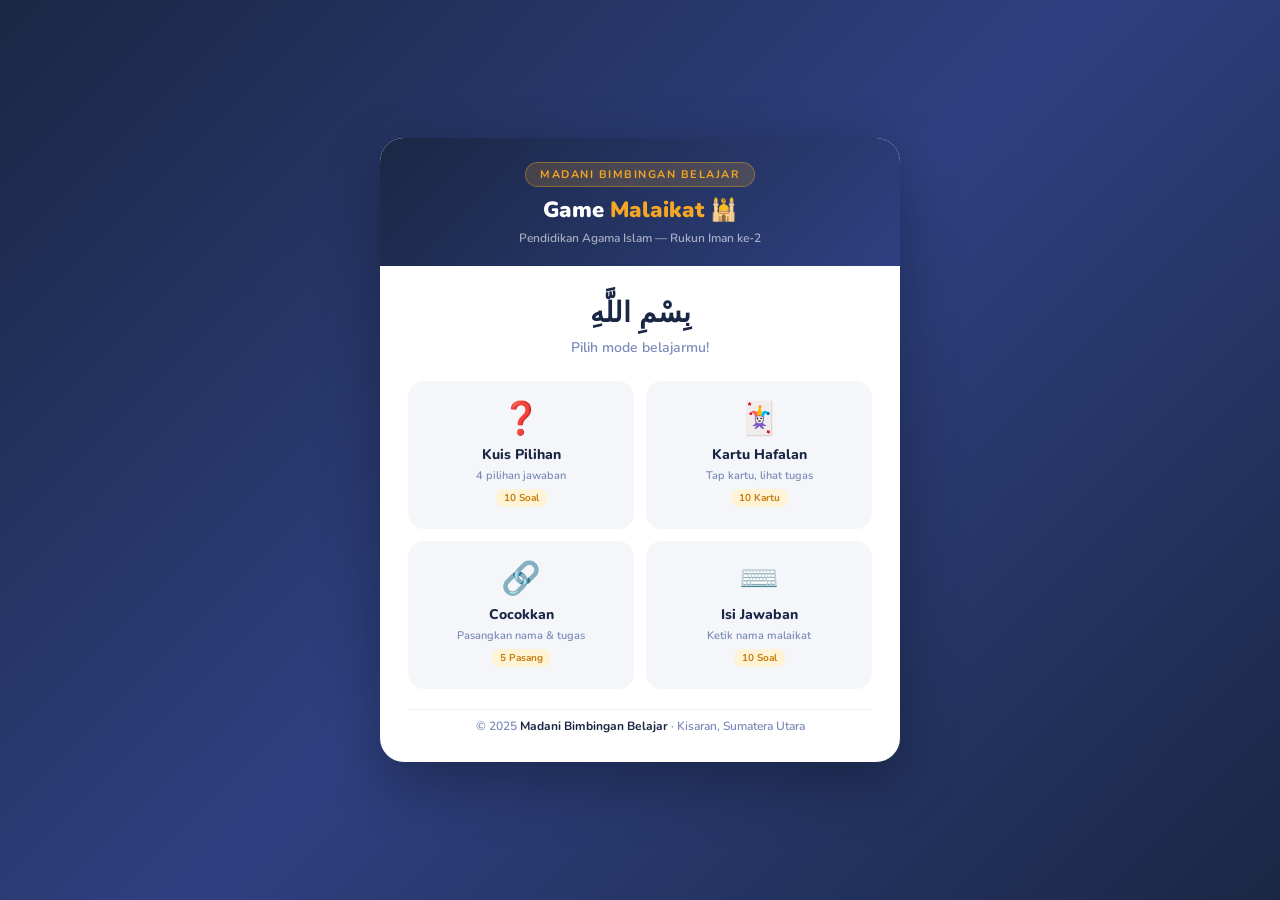
<file: game/Game_Malaikat_Madani.html>
<!DOCTYPE html>
<html lang="id">
<head>
<meta charset="UTF-8">
<meta name="viewport" content="width=device-width, initial-scale=1.0">
<title>Game Malaikat — Madani Bimbel</title>
<style>
  @import url('https://fonts.googleapis.com/css2?family=Nunito:wght@400;600;700;800;900&display=swap');

  :root {
    --gold: #F5A623;
    --gold-light: #FFF3D6;
    --gold-dark: #C47D0E;
    --navy: #1A2744;
    --navy-mid: #243360;
    --navy-light: #2E4080;
    --green: #27AE60;
    --green-light: #D5F5E3;
    --red: #E74C3C;
    --red-light: #FDECEA;
    --white: #FFFFFF;
    --gray: #F4F6FA;
    --text: #1A2744;
    --text-muted: #7B8AB8;
    --radius: 16px;
    --radius-sm: 10px;
    --shadow: 0 4px 24px rgba(26,39,68,0.13);
    --shadow-sm: 0 2px 10px rgba(26,39,68,0.09);
  }

  * { box-sizing: border-box; margin: 0; padding: 0; }

  body {
    font-family: 'Nunito', sans-serif;
    background: linear-gradient(135deg, #1A2744 0%, #2E4080 50%, #1A2744 100%);
    min-height: 100vh;
    display: flex;
    align-items: center;
    justify-content: center;
    padding: 16px;
  }

  .container {
    background: var(--white);
    border-radius: 24px;
    width: 100%;
    max-width: 520px;
    overflow: hidden;
    box-shadow: 0 20px 60px rgba(0,0,0,0.3);
  }

  .header {
    background: linear-gradient(135deg, var(--navy) 0%, var(--navy-light) 100%);
    padding: 24px 28px 20px;
    text-align: center;
    position: relative;
  }
  .header-badge {
    display: inline-block;
    background: rgba(245,166,35,0.18);
    border: 1px solid rgba(245,166,35,0.4);
    color: var(--gold);
    font-size: 11px;
    font-weight: 700;
    letter-spacing: 1.5px;
    text-transform: uppercase;
    padding: 4px 14px;
    border-radius: 20px;
    margin-bottom: 10px;
  }
  .header h1 {
    color: var(--white);
    font-size: 22px;
    font-weight: 900;
    line-height: 1.2;
  }
  .header h1 span { color: var(--gold); }
  .header-sub {
    color: rgba(255,255,255,0.6);
    font-size: 12px;
    margin-top: 6px;
    font-weight: 600;
  }

  .screen { display: none; padding: 28px; }
  .screen.active { display: block; }

  /* HOME */
  .home-arabic {
    text-align: center;
    font-size: 28px;
    color: var(--navy);
    margin-bottom: 6px;
    font-weight: 700;
  }
  .home-title {
    text-align: center;
    font-size: 14px;
    color: var(--text-muted);
    margin-bottom: 24px;
    font-weight: 600;
  }
  .mode-grid {
    display: grid;
    grid-template-columns: 1fr 1fr;
    gap: 12px;
    margin-bottom: 20px;
  }
  .mode-card {
    background: var(--gray);
    border: 2px solid transparent;
    border-radius: var(--radius);
    padding: 20px 14px;
    cursor: pointer;
    text-align: center;
    transition: all 0.2s;
    position: relative;
    overflow: hidden;
  }
  .mode-card::before {
    content: '';
    position: absolute;
    inset: 0;
    opacity: 0;
    transition: opacity 0.2s;
  }
  .mode-card:hover { border-color: var(--gold); transform: translateY(-2px); box-shadow: var(--shadow); }
  .mode-card:hover::before { opacity: 1; }
  .mode-card .icon {
    font-size: 32px;
    display: block;
    margin-bottom: 10px;
    line-height: 1;
  }
  .mode-card .mc-name {
    font-size: 14px;
    font-weight: 800;
    color: var(--navy);
    margin-bottom: 4px;
  }
  .mode-card .mc-desc {
    font-size: 11px;
    color: var(--text-muted);
    font-weight: 600;
  }
  .mode-card .mc-badge {
    display: inline-block;
    background: var(--gold-light);
    color: var(--gold-dark);
    font-size: 10px;
    font-weight: 700;
    padding: 2px 8px;
    border-radius: 8px;
    margin-top: 6px;
  }
  .madani-tag {
    text-align: center;
    font-size: 12px;
    color: var(--text-muted);
    font-weight: 600;
    padding-top: 8px;
    border-top: 1px solid #EEF0F5;
  }
  .madani-tag strong { color: var(--navy); }

  /* PROGRESS */
  .prog-wrap {
    margin-bottom: 20px;
  }
  .prog-top {
    display: flex;
    justify-content: space-between;
    align-items: center;
    margin-bottom: 8px;
  }
  .prog-label { font-size: 13px; font-weight: 700; color: var(--navy); }
  .prog-score { font-size: 13px; font-weight: 700; color: var(--gold-dark); }
  .prog-bar {
    height: 8px;
    background: var(--gray);
    border-radius: 4px;
    overflow: hidden;
  }
  .prog-fill {
    height: 100%;
    background: linear-gradient(90deg, var(--gold), var(--gold-dark));
    border-radius: 4px;
    transition: width 0.4s cubic-bezier(.4,0,.2,1);
  }

  /* QUIZ */
  .q-category {
    display: inline-block;
    background: var(--gold-light);
    color: var(--gold-dark);
    font-size: 11px;
    font-weight: 800;
    letter-spacing: 1px;
    text-transform: uppercase;
    padding: 4px 12px;
    border-radius: 8px;
    margin-bottom: 14px;
  }
  .q-text {
    font-size: 17px;
    font-weight: 700;
    color: var(--navy);
    line-height: 1.5;
    margin-bottom: 20px;
  }
  .opts { display: grid; gap: 10px; margin-bottom: 16px; }
  .opt-btn {
    background: var(--white);
    border: 2px solid #E8ECF5;
    border-radius: var(--radius-sm);
    padding: 14px 16px;
    cursor: pointer;
    text-align: left;
    font-family: 'Nunito', sans-serif;
    font-size: 14px;
    font-weight: 700;
    color: var(--navy);
    transition: all 0.15s;
    display: flex;
    align-items: center;
    gap: 12px;
  }
  .opt-btn .opt-letter {
    width: 28px; height: 28px;
    border-radius: 8px;
    background: var(--gray);
    display: flex; align-items: center; justify-content: center;
    font-size: 12px; font-weight: 800;
    color: var(--text-muted);
    flex-shrink: 0;
    transition: all 0.15s;
  }
  .opt-btn:hover:not(:disabled) { border-color: var(--gold); background: var(--gold-light); }
  .opt-btn:hover:not(:disabled) .opt-letter { background: var(--gold); color: var(--white); }
  .opt-btn.correct { border-color: var(--green); background: var(--green-light); color: #1A6637; }
  .opt-btn.correct .opt-letter { background: var(--green); color: var(--white); }
  .opt-btn.wrong { border-color: var(--red); background: var(--red-light); color: #7B1F1A; }
  .opt-btn.wrong .opt-letter { background: var(--red); color: var(--white); }
  .opt-btn:disabled { cursor: default; }

  .feedback-box {
    border-radius: var(--radius-sm);
    padding: 12px 16px;
    font-size: 13px;
    font-weight: 700;
    margin-bottom: 14px;
    display: none;
    align-items: center;
    gap: 10px;
  }
  .feedback-box.show { display: flex; }
  .feedback-box.ok { background: var(--green-light); color: #1A6637; }
  .feedback-box.err { background: var(--red-light); color: #7B1F1A; }
  .feedback-icon { font-size: 18px; }

  .next-btn {
    width: 100%;
    padding: 14px;
    background: linear-gradient(135deg, var(--navy) 0%, var(--navy-light) 100%);
    color: var(--white);
    border: none;
    border-radius: var(--radius-sm);
    font-family: 'Nunito', sans-serif;
    font-size: 15px;
    font-weight: 800;
    cursor: pointer;
    display: none;
    transition: opacity 0.15s, transform 0.1s;
  }
  .next-btn.show { display: block; }
  .next-btn:hover { opacity: 0.9; transform: translateY(-1px); }
  .next-btn:active { transform: translateY(0); }

  /* FLASH */
  .flash-card {
    background: linear-gradient(135deg, var(--navy) 0%, var(--navy-light) 100%);
    border-radius: var(--radius);
    padding: 40px 28px;
    text-align: center;
    cursor: pointer;
    margin-bottom: 14px;
    min-height: 220px;
    display: flex;
    flex-direction: column;
    align-items: center;
    justify-content: center;
    transition: transform 0.2s;
    box-shadow: var(--shadow);
  }
  .flash-card:hover { transform: translateY(-3px); }
  .flash-arabic { font-size: 36px; color: var(--gold); margin-bottom: 10px; font-weight: 700; }
  .flash-name { font-size: 30px; font-weight: 900; color: var(--white); margin-bottom: 8px; }
  .flash-hint { font-size: 12px; color: rgba(255,255,255,0.5); font-weight: 600; }
  .flash-back-content { display: none; }
  .flash-tugas-label { font-size: 12px; color: rgba(255,255,255,0.6); font-weight: 700; letter-spacing: 1px; text-transform: uppercase; margin-bottom: 10px; }
  .flash-tugas { font-size: 17px; color: var(--white); font-weight: 700; line-height: 1.5; }

  .flash-nav {
    display: grid;
    grid-template-columns: 1fr auto 1fr;
    gap: 10px;
    align-items: center;
    margin-bottom: 12px;
  }
  .nav-btn {
    padding: 11px 14px;
    border: 2px solid #E8ECF5;
    border-radius: var(--radius-sm);
    background: var(--white);
    font-family: 'Nunito', sans-serif;
    font-size: 14px;
    font-weight: 700;
    color: var(--navy);
    cursor: pointer;
    transition: all 0.15s;
  }
  .nav-btn:hover { border-color: var(--gold); color: var(--gold-dark); }
  .flash-counter { text-align: center; font-size: 14px; font-weight: 800; color: var(--navy); }

  .known-row { display: grid; grid-template-columns: 1fr 1fr; gap: 10px; margin-bottom: 14px; }
  .btn-know {
    padding: 12px;
    border: 2px solid var(--green);
    border-radius: var(--radius-sm);
    background: var(--green-light);
    color: #1A6637;
    font-family: 'Nunito', sans-serif;
    font-size: 13px; font-weight: 800;
    cursor: pointer;
    transition: all 0.15s;
  }
  .btn-know:hover { background: var(--green); color: var(--white); }
  .btn-dontknow {
    padding: 12px;
    border: 2px solid var(--red);
    border-radius: var(--radius-sm);
    background: var(--red-light);
    color: #7B1F1A;
    font-family: 'Nunito', sans-serif;
    font-size: 13px; font-weight: 800;
    cursor: pointer;
    transition: all 0.15s;
  }
  .btn-dontknow:hover { background: var(--red); color: var(--white); }

  /* MATCH */
  .match-info {
    text-align: center;
    font-size: 13px;
    font-weight: 700;
    color: var(--text-muted);
    margin-bottom: 16px;
    padding: 10px;
    background: var(--gray);
    border-radius: var(--radius-sm);
  }
  .match-info strong { color: var(--navy); }
  .match-cols { display: grid; grid-template-columns: 1fr 1fr; gap: 10px; margin-bottom: 14px; }
  .match-col-label { font-size: 11px; font-weight: 800; color: var(--text-muted); letter-spacing: 1px; text-transform: uppercase; text-align: center; margin-bottom: 8px; }
  .match-items { display: grid; gap: 8px; }
  .match-btn {
    padding: 12px 10px;
    border: 2px solid #E8ECF5;
    border-radius: var(--radius-sm);
    background: var(--white);
    font-family: 'Nunito', sans-serif;
    font-size: 12px;
    font-weight: 700;
    color: var(--navy);
    cursor: pointer;
    text-align: center;
    line-height: 1.4;
    transition: all 0.15s;
    min-height: 52px;
    display: flex;
    align-items: center;
    justify-content: center;
  }
  .match-btn:hover:not(.matched):not(.wrong-anim) { border-color: var(--gold); background: var(--gold-light); color: var(--gold-dark); }
  .match-btn.selected { border-color: var(--navy); background: var(--navy); color: var(--white); }
  .match-btn.matched { border-color: var(--green); background: var(--green-light); color: #1A6637; cursor: default; }
  .match-btn.wrong-anim { border-color: var(--red); background: var(--red-light); color: #7B1F1A; }

  /* TYPING */
  .type-input {
    width: 100%;
    padding: 14px 16px;
    border: 2px solid #E8ECF5;
    border-radius: var(--radius-sm);
    font-family: 'Nunito', sans-serif;
    font-size: 16px;
    font-weight: 700;
    color: var(--navy);
    outline: none;
    transition: border-color 0.15s;
    margin-bottom: 10px;
  }
  .type-input:focus { border-color: var(--gold); }
  .type-input::placeholder { color: var(--text-muted); font-weight: 600; }
  .cek-btn {
    width: 100%;
    padding: 13px;
    background: var(--gold);
    border: none;
    border-radius: var(--radius-sm);
    font-family: 'Nunito', sans-serif;
    font-size: 15px;
    font-weight: 800;
    color: var(--white);
    cursor: pointer;
    transition: all 0.15s;
    margin-bottom: 12px;
  }
  .cek-btn:hover { background: var(--gold-dark); transform: translateY(-1px); }

  /* RESULT */
  .result-circle {
    width: 120px; height: 120px;
    border-radius: 50%;
    background: linear-gradient(135deg, var(--navy) 0%, var(--navy-light) 100%);
    display: flex; flex-direction: column;
    align-items: center; justify-content: center;
    margin: 0 auto 16px;
    box-shadow: var(--shadow);
  }
  .result-pct { font-size: 32px; font-weight: 900; color: var(--white); line-height: 1; }
  .result-pct-label { font-size: 11px; color: rgba(255,255,255,0.6); font-weight: 700; }
  .result-title { text-align: center; font-size: 20px; font-weight: 900; color: var(--navy); margin-bottom: 6px; }
  .result-msg { text-align: center; font-size: 14px; color: var(--text-muted); font-weight: 600; margin-bottom: 20px; }
  .stat-row { display: grid; grid-template-columns: 1fr 1fr; gap: 12px; margin-bottom: 20px; }
  .stat-card {
    background: var(--gray);
    border-radius: var(--radius-sm);
    padding: 16px;
    text-align: center;
  }
  .stat-n { font-size: 28px; font-weight: 900; }
  .stat-n.benar { color: var(--green); }
  .stat-n.salah { color: var(--red); }
  .stat-l { font-size: 12px; color: var(--text-muted); font-weight: 700; margin-top: 2px; }
  .action-row { display: grid; grid-template-columns: 1fr 1fr; gap: 10px; }
  .btn-secondary {
    padding: 13px;
    border: 2px solid #E8ECF5;
    border-radius: var(--radius-sm);
    background: var(--white);
    font-family: 'Nunito', sans-serif;
    font-size: 14px; font-weight: 800;
    color: var(--navy);
    cursor: pointer;
    transition: all 0.15s;
  }
  .btn-secondary:hover { border-color: var(--navy); background: var(--gray); }
  .btn-primary {
    padding: 13px;
    border: none;
    border-radius: var(--radius-sm);
    background: linear-gradient(135deg, var(--navy), var(--navy-light));
    font-family: 'Nunito', sans-serif;
    font-size: 14px; font-weight: 800;
    color: var(--white);
    cursor: pointer;
    transition: opacity 0.15s;
  }
  .btn-primary:hover { opacity: 0.88; }

  /* BACK BTN */
  .back-row { margin-bottom: 20px; }
  .back-btn {
    background: none;
    border: none;
    font-family: 'Nunito', sans-serif;
    font-size: 13px;
    font-weight: 700;
    color: var(--text-muted);
    cursor: pointer;
    padding: 0;
    display: flex;
    align-items: center;
    gap: 6px;
  }
  .back-btn:hover { color: var(--navy); }

  /* Stars */
  .stars { font-size: 28px; text-align: center; margin-bottom: 10px; }

  /* Responsive */
  @media (max-width: 420px) {
    .screen { padding: 20px; }
    .mode-grid { grid-template-columns: 1fr 1fr; gap: 8px; }
    .mode-card { padding: 16px 10px; }
  }
</style>
</head>
<body>

<div class="container">
  <div class="header">
    <div class="header-badge">Madani Bimbingan Belajar</div>
    <h1>Game <span>Malaikat</span> 🕌</h1>
    <div class="header-sub">Pendidikan Agama Islam — Rukun Iman ke-2</div>
  </div>

  <!-- HOME -->
  <div id="home" class="screen active">
    <div class="home-arabic">بِسْمِ اللَّهِ</div>
    <div class="home-title">Pilih mode belajarmu!</div>
    <div class="mode-grid">
      <div class="mode-card" onclick="startQuiz()">
        <span class="icon">❓</span>
        <div class="mc-name">Kuis Pilihan</div>
        <div class="mc-desc">4 pilihan jawaban</div>
        <span class="mc-badge">10 Soal</span>
      </div>
      <div class="mode-card" onclick="startFlash()">
        <span class="icon">🃏</span>
        <div class="mc-name">Kartu Hafalan</div>
        <div class="mc-desc">Tap kartu, lihat tugas</div>
        <span class="mc-badge">10 Kartu</span>
      </div>
      <div class="mode-card" onclick="startMatch()">
        <span class="icon">🔗</span>
        <div class="mc-name">Cocokkan</div>
        <div class="mc-desc">Pasangkan nama & tugas</div>
        <span class="mc-badge">5 Pasang</span>
      </div>
      <div class="mode-card" onclick="startTyping()">
        <span class="icon">⌨️</span>
        <div class="mc-name">Isi Jawaban</div>
        <div class="mc-desc">Ketik nama malaikat</div>
        <span class="mc-badge">10 Soal</span>
      </div>
    </div>
    <div class="madani-tag">© 2025 <strong>Madani Bimbingan Belajar</strong> · Kisaran, Sumatera Utara</div>
  </div>

  <!-- QUIZ -->
  <div id="quiz" class="screen">
    <div class="back-row"><button class="back-btn" onclick="goHome()">← Kembali</button></div>
    <div class="prog-wrap">
      <div class="prog-top">
        <span class="prog-label" id="qlabel">Soal 1 dari 10</span>
        <span class="prog-score" id="qscore">⭐ 0</span>
      </div>
      <div class="prog-bar"><div class="prog-fill" id="qprog" style="width:0%"></div></div>
    </div>
    <div class="q-category">Siapa nama malaikatnya?</div>
    <div class="q-text" id="qtext"></div>
    <div class="opts" id="qopts"></div>
    <div class="feedback-box" id="qfb"><span class="feedback-icon" id="qfb-icon"></span><span id="qfb-text"></span></div>
    <button class="next-btn" id="qnext" onclick="nextQ()"></button>
  </div>

  <!-- FLASH -->
  <div id="flash" class="screen">
    <div class="back-row"><button class="back-btn" onclick="goHome()">← Kembali</button></div>
    <div class="prog-wrap">
      <div class="prog-top">
        <span class="prog-label">Kartu Hafalan</span>
        <span class="prog-score" id="fknown-count">✅ 0 Hafal</span>
      </div>
      <div class="prog-bar"><div class="prog-fill" id="fprog" style="width:0%"></div></div>
    </div>
    <div class="flash-card" id="fcard" onclick="flipCard()">
      <div id="ffront-wrap">
        <div class="flash-arabic" id="farab"></div>
        <div class="flash-name" id="fname"></div>
        <div class="flash-hint">👆 Tap untuk lihat tugasnya</div>
      </div>
      <div class="flash-back-content" id="fback-wrap">
        <div class="flash-tugas-label">Tugasnya adalah:</div>
        <div class="flash-tugas" id="ftugas"></div>
      </div>
    </div>
    <div class="known-row" id="fknown-row" style="display:none">
      <button class="btn-dontknow" onclick="markCard(false)">❌ Belum Hafal</button>
      <button class="btn-know" onclick="markCard(true)">✅ Sudah Hafal!</button>
    </div>
    <div class="flash-nav">
      <button class="nav-btn" onclick="prevCard()">← Prev</button>
      <div class="flash-counter" id="fcounter">1 / 10</div>
      <button class="nav-btn" onclick="nextCard()">Next →</button>
    </div>
  </div>

  <!-- MATCH -->
  <div id="match" class="screen">
    <div class="back-row"><button class="back-btn" onclick="goHome()">← Kembali</button></div>
    <div class="prog-wrap">
      <div class="prog-top">
        <span class="prog-label">Cocokkan!</span>
        <span class="prog-score" id="mscore-lbl">0 / 5 Cocok</span>
      </div>
      <div class="prog-bar"><div class="prog-fill" id="mprog" style="width:0%"></div></div>
    </div>
    <div class="match-info" id="minfo">Pilih nama malaikat, lalu pilih tugasnya!</div>
    <div class="match-cols">
      <div>
        <div class="match-col-label">Nama Malaikat</div>
        <div class="match-items" id="mnames"></div>
      </div>
      <div>
        <div class="match-col-label">Tugasnya</div>
        <div class="match-items" id="mtasks"></div>
      </div>
    </div>
    <button class="btn-primary" style="width:100%" onclick="resetMatch()">🔄 Soal Baru</button>
  </div>

  <!-- TYPING -->
  <div id="typing" class="screen">
    <div class="back-row"><button class="back-btn" onclick="goHome()">← Kembali</button></div>
    <div class="prog-wrap">
      <div class="prog-top">
        <span class="prog-label" id="tlabel">Soal 1 dari 10</span>
        <span class="prog-score" id="tscore">⭐ 0</span>
      </div>
      <div class="prog-bar"><div class="prog-fill" id="tprog" style="width:0%"></div></div>
    </div>
    <div class="q-category">Ketik nama malaikatnya!</div>
    <div class="q-text" id="ttext"></div>
    <input type="text" class="type-input" id="tinput" placeholder="Ketik nama malaikat..." onkeydown="if(event.key==='Enter')checkTyping()">
    <button class="cek-btn" onclick="checkTyping()">✔ Cek Jawaban</button>
    <div class="feedback-box" id="tfb"><span class="feedback-icon" id="tfb-icon"></span><span id="tfb-text"></span></div>
    <button class="next-btn" id="tnext" onclick="nextT()"></button>
  </div>

  <!-- RESULT -->
  <div id="result" class="screen">
    <div class="stars" id="rstars"></div>
    <div class="result-circle">
      <div class="result-pct" id="rpct"></div>
      <div class="result-pct-label">SKOR</div>
    </div>
    <div class="result-title" id="rtitle"></div>
    <div class="result-msg" id="rmsg"></div>
    <div class="stat-row">
      <div class="stat-card"><div class="stat-n benar" id="rbenar"></div><div class="stat-l">✅ Benar</div></div>
      <div class="stat-card"><div class="stat-n salah" id="rsalah"></div><div class="stat-l">❌ Salah</div></div>
    </div>
    <div class="action-row">
      <button class="btn-secondary" onclick="goHome()">🏠 Menu</button>
      <button class="btn-primary" onclick="retryMode()">🔄 Ulangi</button>
    </div>
  </div>
</div>

<script>
const data = [
  { nama:"Jibril",    arab:"جبريل",   tugas:"Menyampaikan wahyu kepada para Nabi dan Rasul" },
  { nama:"Mikail",    arab:"ميكائيل", tugas:"Mengatur rezeki, hujan, dan alam semesta" },
  { nama:"Israfil",   arab:"إسرافيل", tugas:"Meniup sangkakala pada hari Kiamat" },
  { nama:"Izrail",    arab:"عزرائيل", tugas:"Mencabut nyawa seluruh makhluk hidup" },
  { nama:"Munkar",    arab:"منكر",     tugas:"Menanyai manusia di dalam kubur" },
  { nama:"Nakir",     arab:"نكير",     tugas:"Menanyai manusia di kubur bersama Munkar" },
  { nama:"Raqib",     arab:"رقيب",     tugas:"Mencatat semua amal baik manusia" },
  { nama:"Atid",      arab:"عتيد",     tugas:"Mencatat semua amal buruk manusia" },
  { nama:"Malik",     arab:"مالك",     tugas:"Menjaga dan mengurus neraka" },
  { nama:"Ridwan",    arab:"رضوان",    tugas:"Menjaga dan mengurus surga" }
];

function shuffle(a) {
  let b = [...a];
  for (let i = b.length - 1; i > 0; i--) {
    let j = Math.floor(Math.random() * (i + 1));
    [b[i], b[j]] = [b[j], b[i]];
  }
  return b;
}

function show(id) {
  document.querySelectorAll('.screen').forEach(s => s.classList.remove('active'));
  document.getElementById(id).classList.add('active');
}
function goHome() { show('home'); }

let curMode = '';
function retryMode() {
  if (curMode === 'quiz') startQuiz();
  else if (curMode === 'typing') startTyping();
  else goHome();
}

/* ========== QUIZ ========== */
let qIdx = 0, qScore = 0, qWrong = 0, qData = [], qAnswered = false;

function startQuiz() {
  curMode = 'quiz';
  qData = shuffle(data).map(d => {
    let wrongs = shuffle(data.filter(x => x.nama !== d.nama)).slice(0, 3);
    return { ...d, opts: shuffle([d, ...wrongs]) };
  });
  qIdx = 0; qScore = 0; qWrong = 0;
  show('quiz'); renderQ();
}

function renderQ() {
  qAnswered = false;
  let d = qData[qIdx];
  let pct = Math.round((qIdx / qData.length) * 100);
  document.getElementById('qprog').style.width = pct + '%';
  document.getElementById('qlabel').textContent = 'Soal ' + (qIdx + 1) + ' dari ' + qData.length;
  document.getElementById('qscore').textContent = '⭐ ' + qScore;
  document.getElementById('qtext').textContent = 'Malaikat yang bertugas "' + d.tugas + '" adalah...';
  let letters = ['A','B','C','D'];
  let opts = document.getElementById('qopts');
  opts.innerHTML = '';
  d.opts.forEach((o, i) => {
    let b = document.createElement('button');
    b.className = 'opt-btn';
    b.innerHTML = '<span class="opt-letter">' + letters[i] + '</span><span>' + o.nama + ' ' + o.arab + '</span>';
    b.onclick = () => answerQ(b, o.nama === d.nama, d.nama);
    opts.appendChild(b);
  });
  let fb = document.getElementById('qfb');
  fb.className = 'feedback-box';
  document.getElementById('qnext').className = 'next-btn';
}

function answerQ(btn, correct, rightName) {
  if (qAnswered) return;
  qAnswered = true;
  document.querySelectorAll('.opt-btn').forEach(b => {
    b.disabled = true;
    let nm = b.querySelector('span:last-child').textContent.trim();
    if (nm.startsWith(rightName)) b.classList.add('correct');
  });
  if (!correct) { btn.classList.add('wrong'); btn.classList.remove('correct'); qWrong++; }
  else qScore++;
  document.getElementById('qscore').textContent = '⭐ ' + qScore;
  let fb = document.getElementById('qfb');
  if (correct) {
    fb.className = 'feedback-box show ok';
    document.getElementById('qfb-icon').textContent = '✅';
    document.getElementById('qfb-text').textContent = 'Benar! Kamu hebat!';
  } else {
    fb.className = 'feedback-box show err';
    document.getElementById('qfb-icon').textContent = '❌';
    document.getElementById('qfb-text').textContent = 'Salah. Jawaban yang benar: Malaikat ' + rightName;
  }
  let nx = document.getElementById('qnext');
  nx.className = 'next-btn show';
  nx.textContent = qIdx < qData.length - 1 ? 'Soal Berikutnya →' : '🏆 Lihat Hasil';
}

function nextQ() {
  qIdx++;
  if (qIdx >= qData.length) showResult(qScore, qWrong, qData.length);
  else renderQ();
}

/* ========== FLASH ========== */
let fIdx = 0, fFlipped = false, fKnownCount = 0;

function startFlash() {
  fIdx = 0; fFlipped = false; fKnownCount = 0;
  show('flash'); renderFlash();
}

function renderFlash() {
  fFlipped = false;
  let d = data[fIdx];
  document.getElementById('fprog').style.width = Math.round(((fIdx + 1) / data.length) * 100) + '%';
  document.getElementById('fcounter').textContent = (fIdx + 1) + ' / ' + data.length;
  document.getElementById('fknown-count').textContent = '✅ ' + fKnownCount + ' Hafal';
  document.getElementById('farab').textContent = d.arab;
  document.getElementById('fname').textContent = d.nama;
  document.getElementById('ftugas').textContent = d.tugas;
  document.getElementById('ffront-wrap').style.display = 'block';
  document.getElementById('fback-wrap').style.display = 'none';
  document.getElementById('fknown-row').style.display = 'none';
  document.getElementById('fcard').style.background = 'linear-gradient(135deg, #1A2744 0%, #2E4080 100%)';
}

function flipCard() {
  if (fFlipped) return;
  fFlipped = true;
  document.getElementById('ffront-wrap').style.display = 'none';
  document.getElementById('fback-wrap').style.display = 'block';
  document.getElementById('fknown-row').style.display = 'grid';
  document.getElementById('fcard').style.background = 'linear-gradient(135deg, #0F3460 0%, #1A5276 100%)';
}

function markCard(known) {
  if (known) fKnownCount++;
  nextCard();
}

function nextCard() { fIdx = (fIdx + 1) % data.length; renderFlash(); }
function prevCard() { fIdx = (fIdx - 1 + data.length) % data.length; renderFlash(); }

/* ========== MATCH ========== */
let mSelected = null, mMatched = 0, mPool = [], mTotal = 5;

function startMatch() {
  mSelected = null; mMatched = 0;
  mPool = shuffle(data).slice(0, mTotal);
  show('match'); renderMatch();
}

function renderMatch() {
  document.getElementById('mprog').style.width = '0%';
  document.getElementById('mscore-lbl').textContent = '0 / ' + mTotal + ' Cocok';
  document.getElementById('minfo').textContent = 'Pilih nama malaikat, lalu pilih tugasnya!';

  let names = document.getElementById('mnames');
  let tasks = document.getElementById('mtasks');
  names.innerHTML = ''; tasks.innerHTML = '';

  let shuffledTasks = shuffle(mPool);
  mPool.forEach(d => {
    let b = document.createElement('button');
    b.className = 'match-btn';
    b.textContent = d.nama + ' ' + d.arab;
    b.dataset.key = d.nama;
    b.dataset.type = 'name';
    b.onclick = () => clickMatch(b);
    names.appendChild(b);
  });
  shuffledTasks.forEach(d => {
    let b = document.createElement('button');
    b.className = 'match-btn';
    b.textContent = d.tugas;
    b.dataset.key = d.nama;
    b.dataset.type = 'task';
    b.onclick = () => clickMatch(b);
    tasks.appendChild(b);
  });
}

function clickMatch(btn) {
  if (btn.classList.contains('matched')) return;
  if (!mSelected) {
    mSelected = btn; btn.classList.add('selected');
  } else {
    if (mSelected === btn) { mSelected.classList.remove('selected'); mSelected = null; return; }
    let sameType = mSelected.dataset.type === btn.dataset.type;
    let sameKey = mSelected.dataset.key === btn.dataset.key;
    if (!sameType && sameKey) {
      mSelected.classList.remove('selected');
      mSelected.classList.add('matched');
      btn.classList.add('matched');
      mMatched++;
      let pct = Math.round((mMatched / mTotal) * 100);
      document.getElementById('mprog').style.width = pct + '%';
      document.getElementById('mscore-lbl').textContent = mMatched + ' / ' + mTotal + ' Cocok';
      if (mMatched === mTotal) {
        document.getElementById('minfo').textContent = '🎉 Semua cocok! Luar biasa!';
      }
    } else {
      let prev = mSelected;
      prev.classList.remove('selected');
      prev.classList.add('wrong-anim');
      btn.classList.add('wrong-anim');
      setTimeout(() => { prev.classList.remove('wrong-anim'); btn.classList.remove('wrong-anim'); }, 500);
    }
    mSelected = null;
  }
}

function resetMatch() { mMatched = 0; startMatch(); }

/* ========== TYPING ========== */
let tIdx = 0, tScore = 0, tWrong = 0, tData = [], tAnswered = false;

function startTyping() {
  curMode = 'typing';
  tData = shuffle(data);
  tIdx = 0; tScore = 0; tWrong = 0;
  show('typing'); renderT();
}

function renderT() {
  tAnswered = false;
  let d = tData[tIdx];
  let pct = Math.round((tIdx / tData.length) * 100);
  document.getElementById('tprog').style.width = pct + '%';
  document.getElementById('tlabel').textContent = 'Soal ' + (tIdx + 1) + ' dari ' + tData.length;
  document.getElementById('tscore').textContent = '⭐ ' + tScore;
  document.getElementById('ttext').textContent = 'Malaikat yang bertugas "' + d.tugas + '" adalah...';
  document.getElementById('tinput').value = '';
  document.getElementById('tinput').disabled = false;
  let fb = document.getElementById('tfb');
  fb.className = 'feedback-box';
  document.getElementById('tnext').className = 'next-btn';
  setTimeout(() => document.getElementById('tinput').focus(), 100);
}

function checkTyping() {
  if (tAnswered) return;
  let val = document.getElementById('tinput').value.trim().toLowerCase();
  let d = tData[tIdx];
  if (!val) return;
  let correct = val === d.nama.toLowerCase() || val === d.arab;
  tAnswered = true;
  document.getElementById('tinput').disabled = true;
  let fb = document.getElementById('tfb');
  if (correct) {
    tScore++;
    fb.className = 'feedback-box show ok';
    document.getElementById('tfb-icon').textContent = '✅';
    document.getElementById('tfb-text').textContent = 'Benar! Jawabannya ' + d.nama + ' ' + d.arab;
  } else {
    tWrong++;
    fb.className = 'feedback-box show err';
    document.getElementById('tfb-icon').textContent = '❌';
    document.getElementById('tfb-text').textContent = 'Salah. Jawaban yang benar: ' + d.nama + ' (' + d.arab + ')';
  }
  document.getElementById('tscore').textContent = '⭐ ' + tScore;
  let nx = document.getElementById('tnext');
  nx.className = 'next-btn show';
  nx.textContent = tIdx < tData.length - 1 ? 'Soal Berikutnya →' : '🏆 Lihat Hasil';
}

function nextT() {
  tIdx++;
  if (tIdx >= tData.length) showResult(tScore, tWrong, tData.length);
  else renderT();
}

/* ========== RESULT ========== */
function showResult(benar, salah, total) {
  let pct = Math.round((benar / total) * 100);
  document.getElementById('rpct').textContent = pct + '%';
  document.getElementById('rbenar').textContent = benar;
  document.getElementById('rsalah').textContent = salah;
  let stars = pct >= 90 ? '⭐⭐⭐' : pct >= 70 ? '⭐⭐' : '⭐';
  let title = pct === 100 ? 'Sempurna! Mashaa Allah!' : pct >= 80 ? 'Bagus Sekali!' : pct >= 60 ? 'Lumayan Bagus!' : 'Ayo Semangat!';
  let msg = pct === 100 ? 'Kamu hafal semua malaikat dengan sempurna!' :
            pct >= 80 ? 'Hampir sempurna! Ulangi yang masih salah ya.' :
            pct >= 60 ? 'Sudah cukup baik, terus berlatih!' :
            'Jangan menyerah! Baca modul lagi dan coba ulang.';
  document.getElementById('rstars').textContent = stars;
  document.getElementById('rtitle').textContent = title;
  document.getElementById('rmsg').textContent = msg;
  show('result');
}
</script>
</body>
</html>
</file>
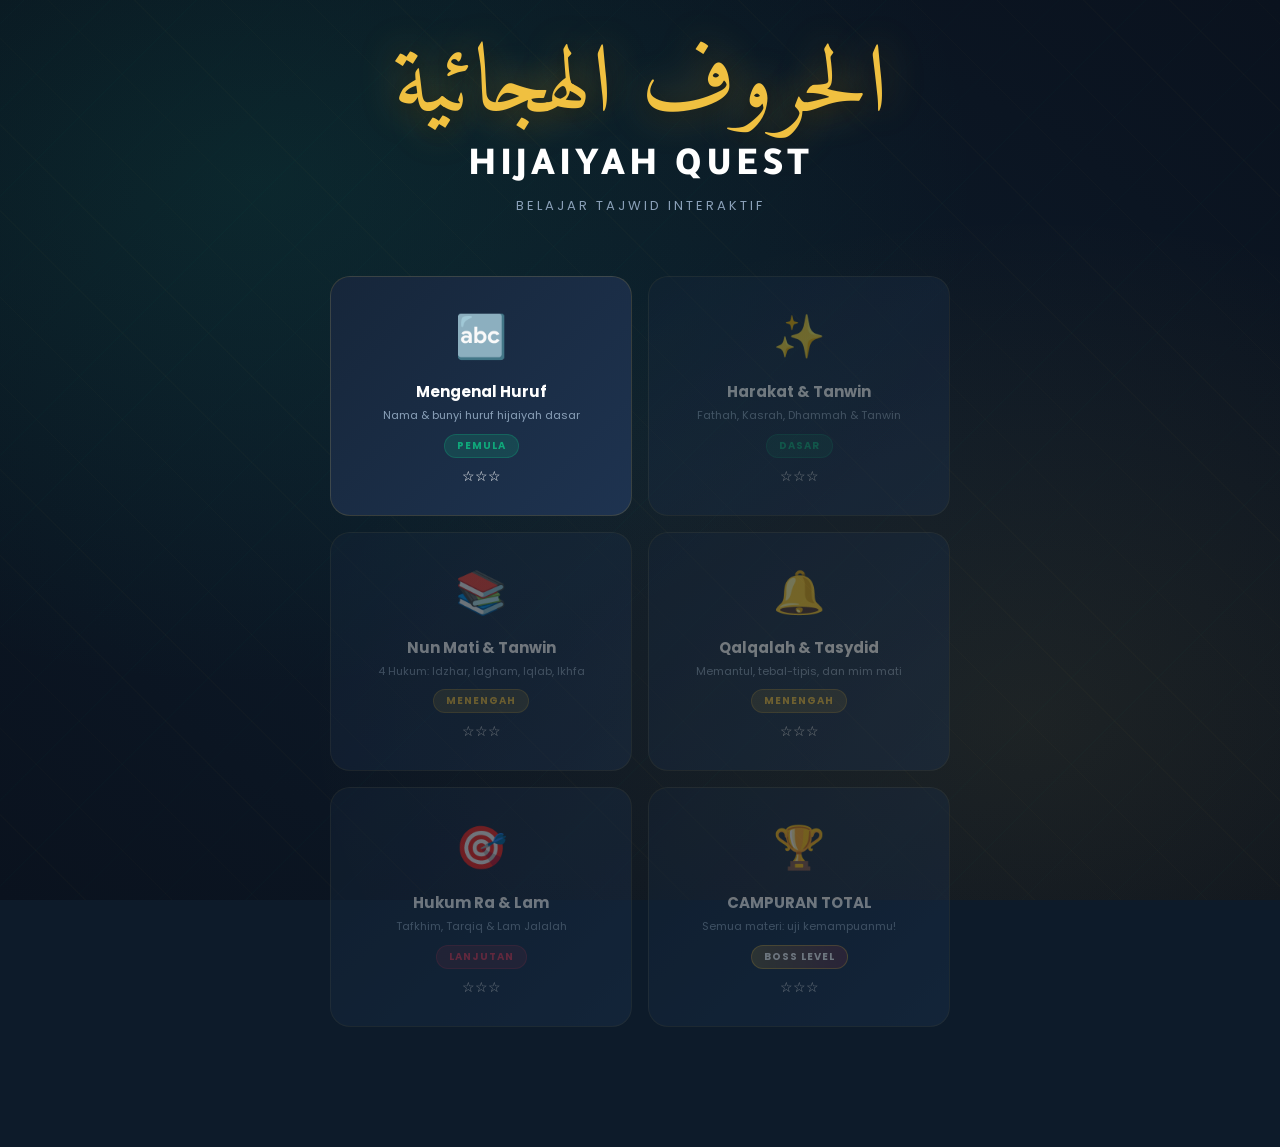
<file: game/index1.html>
<!DOCTYPE html>
<html lang="id">
<head>
<meta charset="UTF-8">
<meta name="viewport" content="width=device-width, initial-scale=1.0">
<title>Hijaiyah Quest — Belajar Tajwid</title>
<link href="https://fonts.googleapis.com/css2?family=Amiri:ital,wght@0,400;0,700;1,400&family=Tajawal:wght@300;400;700;900&family=Poppins:wght@300;400;600;700&display=swap" rel="stylesheet">
<style>
  :root {
    --gold: #f0c040;
    --gold2: #e8a820;
    --emerald: #0fa87a;
    --emerald2: #0d8f67;
    --navy: #0d1b2a;
    --navy2: #16263a;
    --navy3: #1e3350;
    --ruby: #e03c5a;
    --sky: #4ab3f4;
    --cream: #fdf6e3;
    --white: #ffffff;
    --text-dim: #8aa0b8;
  }

  * { margin:0; padding:0; box-sizing:border-box; }

  body {
    font-family: 'Poppins', sans-serif;
    background: var(--navy);
    color: var(--white);
    min-height: 100vh;
    overflow-x: hidden;
  }

  /* Animated starfield background */
  body::before {
    content: '';
    position: fixed;
    inset: 0;
    background:
      radial-gradient(ellipse at 20% 20%, rgba(15,168,122,0.12) 0%, transparent 50%),
      radial-gradient(ellipse at 80% 80%, rgba(240,192,64,0.08) 0%, transparent 50%),
      radial-gradient(ellipse at 50% 50%, rgba(13,27,42,1) 0%, rgba(10,18,30,1) 100%);
    z-index: -2;
  }

  /* Decorative geometric pattern */
  body::after {
    content: '';
    position: fixed;
    inset: 0;
    background-image:
      repeating-linear-gradient(45deg, transparent, transparent 60px, rgba(240,192,64,0.02) 60px, rgba(240,192,64,0.02) 61px),
      repeating-linear-gradient(-45deg, transparent, transparent 60px, rgba(15,168,122,0.02) 60px, rgba(15,168,122,0.02) 61px);
    z-index: -1;
  }

  /* ===== SCREEN MANAGEMENT ===== */
  .screen { display: none; animation: fadeIn 0.5s ease; }
  .screen.active { display: block; }

  @keyframes fadeIn {
    from { opacity: 0; transform: translateY(20px); }
    to { opacity: 1; transform: translateY(0); }
  }

  /* ===== HEADER ===== */
  header {
    text-align: center;
    padding: 40px 20px 20px;
  }

  .logo-arabic {
    font-family: 'Amiri', serif;
    font-size: clamp(48px, 10vw, 96px);
    color: var(--gold);
    text-shadow: 0 0 40px rgba(240,192,64,0.4), 0 4px 20px rgba(0,0,0,0.5);
    line-height: 1;
    animation: glow 3s ease-in-out infinite alternate;
  }

  @keyframes glow {
    from { text-shadow: 0 0 30px rgba(240,192,64,0.3), 0 4px 20px rgba(0,0,0,0.5); }
    to   { text-shadow: 0 0 60px rgba(240,192,64,0.6), 0 0 100px rgba(240,192,64,0.2); }
  }

  .logo-title {
    font-family: 'Tajawal', sans-serif;
    font-size: clamp(22px, 5vw, 40px);
    font-weight: 900;
    letter-spacing: 4px;
    color: var(--white);
    margin-top: 8px;
  }

  .logo-sub {
    font-size: 13px;
    color: var(--text-dim);
    letter-spacing: 3px;
    text-transform: uppercase;
    margin-top: 4px;
  }

  /* ===== MENU ===== */
  #screen-menu { max-width: 700px; margin: 0 auto; padding: 0 20px 60px; }

  .menu-grid {
    display: grid;
    grid-template-columns: repeat(auto-fit, minmax(200px, 1fr));
    gap: 16px;
    margin-top: 40px;
  }

  .level-card {
    position: relative;
    background: linear-gradient(135deg, var(--navy2), var(--navy3));
    border: 1px solid rgba(240,192,64,0.15);
    border-radius: 20px;
    padding: 28px 20px;
    cursor: pointer;
    transition: all 0.3s ease;
    overflow: hidden;
    text-align: center;
  }

  .level-card::before {
    content: '';
    position: absolute;
    inset: 0;
    background: linear-gradient(135deg, rgba(240,192,64,0.05), transparent);
    opacity: 0;
    transition: opacity 0.3s;
  }

  .level-card:hover { transform: translateY(-6px); border-color: rgba(240,192,64,0.4); box-shadow: 0 20px 40px rgba(0,0,0,0.4), 0 0 20px rgba(240,192,64,0.1); }
  .level-card:hover::before { opacity: 1; }

  .level-card.locked { opacity: 0.4; cursor: not-allowed; }
  .level-card.locked:hover { transform: none; box-shadow: none; }

  .level-icon { font-size: 42px; margin-bottom: 12px; }
  .level-name { font-weight: 700; font-size: 15px; margin-bottom: 4px; }
  .level-desc { font-size: 11px; color: var(--text-dim); line-height: 1.5; }
  .level-badge {
    display: inline-block;
    margin-top: 10px;
    padding: 3px 12px;
    border-radius: 20px;
    font-size: 10px;
    font-weight: 700;
    letter-spacing: 1px;
  }
  .badge-easy { background: rgba(15,168,122,0.2); color: var(--emerald); border: 1px solid rgba(15,168,122,0.3); }
  .badge-med  { background: rgba(240,192,64,0.2); color: var(--gold); border: 1px solid rgba(240,192,64,0.3); }
  .badge-hard { background: rgba(224,60,90,0.2); color: var(--ruby); border: 1px solid rgba(224,60,90,0.3); }
  .badge-boss { background: linear-gradient(90deg,rgba(240,192,64,0.3),rgba(224,60,90,0.3)); color: #fff; border: 1px solid rgba(240,192,64,0.5); }

  .stars-row { margin-top: 8px; font-size: 14px; }

  /* ===== GAME SCREEN ===== */
  #screen-game { max-width: 800px; margin: 0 auto; padding: 0 16px 60px; }

  .game-topbar {
    display: flex;
    align-items: center;
    justify-content: space-between;
    padding: 16px 0;
    gap: 12px;
    flex-wrap: wrap;
  }

  .btn-back {
    background: rgba(255,255,255,0.05);
    border: 1px solid rgba(255,255,255,0.1);
    color: var(--text-dim);
    padding: 8px 16px;
    border-radius: 10px;
    cursor: pointer;
    font-size: 13px;
    transition: all 0.2s;
    font-family: 'Poppins', sans-serif;
  }
  .btn-back:hover { background: rgba(255,255,255,0.1); color: white; }

  .hud-pills { display: flex; gap: 10px; align-items: center; flex-wrap: wrap; }

  .pill {
    display: flex; align-items: center; gap: 6px;
    background: rgba(255,255,255,0.05);
    border: 1px solid rgba(255,255,255,0.08);
    padding: 6px 14px;
    border-radius: 20px;
    font-size: 12px;
    font-weight: 600;
  }
  .pill-score { border-color: rgba(240,192,64,0.3); color: var(--gold); }
  .pill-life  { border-color: rgba(224,60,90,0.3); color: var(--ruby); }
  .pill-prog  { border-color: rgba(15,168,122,0.3); color: var(--emerald); }

  /* Progress bar */
  .progress-bar-wrap {
    background: rgba(255,255,255,0.06);
    border-radius: 6px;
    height: 6px;
    overflow: hidden;
    margin: 0 0 24px;
  }
  .progress-bar-fill {
    height: 100%;
    background: linear-gradient(90deg, var(--emerald), var(--gold));
    border-radius: 6px;
    transition: width 0.5s ease;
  }

  /* Question card */
  .question-card {
    background: linear-gradient(135deg, var(--navy2), var(--navy3));
    border: 1px solid rgba(240,192,64,0.15);
    border-radius: 24px;
    padding: 32px 28px;
    margin-bottom: 20px;
    position: relative;
    overflow: hidden;
  }

  .question-card::before {
    content: '';
    position: absolute;
    top: -1px; left: 20px; right: 20px;
    height: 2px;
    background: linear-gradient(90deg, transparent, var(--gold), transparent);
  }

  .q-category {
    font-size: 10px;
    letter-spacing: 3px;
    text-transform: uppercase;
    color: var(--gold);
    margin-bottom: 16px;
    font-weight: 700;
  }

  .q-text {
    font-size: 15px;
    color: rgba(255,255,255,0.85);
    line-height: 1.7;
    margin-bottom: 20px;
  }

  .q-arabic {
    font-family: 'Amiri', serif;
    font-size: clamp(36px, 8vw, 72px);
    color: var(--white);
    text-align: center;
    direction: rtl;
    line-height: 1.4;
    padding: 16px;
    background: rgba(0,0,0,0.2);
    border-radius: 16px;
    border: 1px solid rgba(240,192,64,0.1);
    margin-bottom: 8px;
    text-shadow: 0 2px 10px rgba(0,0,0,0.5);
  }

  .q-transliterate {
    text-align: center;
    font-size: 13px;
    color: var(--text-dim);
    font-style: italic;
    margin-bottom: 4px;
  }

  /* Options */
  .options-grid {
    display: grid;
    grid-template-columns: 1fr 1fr;
    gap: 12px;
    margin-top: 20px;
  }

  .option-btn {
    background: rgba(255,255,255,0.04);
    border: 2px solid rgba(255,255,255,0.08);
    border-radius: 14px;
    padding: 16px 14px;
    cursor: pointer;
    transition: all 0.25s ease;
    text-align: left;
    color: white;
    font-family: 'Poppins', sans-serif;
    font-size: 13px;
    line-height: 1.4;
    position: relative;
    overflow: hidden;
  }

  .option-btn::before {
    content: '';
    position: absolute;
    inset: 0;
    background: linear-gradient(135deg, rgba(240,192,64,0.1), transparent);
    opacity: 0;
    transition: opacity 0.25s;
  }

  .option-btn:hover:not(:disabled) {
    border-color: rgba(240,192,64,0.5);
    transform: translateY(-2px);
    box-shadow: 0 8px 20px rgba(0,0,0,0.3);
  }
  .option-btn:hover:not(:disabled)::before { opacity: 1; }

  .option-btn.correct {
    background: rgba(15,168,122,0.15);
    border-color: var(--emerald);
    color: #7effd0;
    animation: correctPulse 0.4s ease;
  }
  .option-btn.wrong {
    background: rgba(224,60,90,0.15);
    border-color: var(--ruby);
    color: #ff9aaa;
    animation: wrongShake 0.4s ease;
  }

  .option-btn .opt-letter {
    display: inline-flex;
    width: 22px; height: 22px;
    background: rgba(255,255,255,0.07);
    border-radius: 6px;
    align-items: center;
    justify-content: center;
    font-size: 11px;
    font-weight: 700;
    margin-right: 10px;
    color: var(--gold);
    flex-shrink: 0;
  }

  .option-btn.arabic-option {
    font-family: 'Amiri', serif;
    font-size: 22px;
    text-align: center;
    direction: rtl;
  }

  @keyframes correctPulse {
    0% { transform: scale(1); }
    50% { transform: scale(1.03); }
    100% { transform: scale(1); }
  }
  @keyframes wrongShake {
    0%,100% { transform: translateX(0); }
    25% { transform: translateX(-6px); }
    75% { transform: translateX(6px); }
  }

  /* Feedback */
  .feedback-box {
    background: var(--navy2);
    border-radius: 16px;
    padding: 20px;
    margin-top: 16px;
    border-left: 3px solid var(--emerald);
    display: none;
    animation: fadeIn 0.3s ease;
  }
  .feedback-box.show { display: block; }
  .feedback-box.wrong-fb { border-left-color: var(--ruby); }

  .feedback-title { font-weight: 700; margin-bottom: 6px; font-size: 14px; }
  .feedback-title.ok { color: var(--emerald); }
  .feedback-title.no { color: var(--ruby); }
  .feedback-body { font-size: 12px; color: rgba(255,255,255,0.7); line-height: 1.6; }

  .btn-next {
    margin-top: 16px;
    background: linear-gradient(135deg, var(--emerald), var(--emerald2));
    border: none;
    border-radius: 12px;
    color: white;
    font-family: 'Poppins', sans-serif;
    font-weight: 700;
    font-size: 14px;
    padding: 12px 28px;
    cursor: pointer;
    transition: all 0.25s;
    box-shadow: 0 4px 15px rgba(15,168,122,0.3);
    display: none;
  }
  .btn-next.show { display: inline-block; }
  .btn-next:hover { transform: translateY(-2px); box-shadow: 0 8px 20px rgba(15,168,122,0.4); }

  /* ===== RESULT SCREEN ===== */
  #screen-result { max-width: 600px; margin: 0 auto; padding: 0 20px 60px; text-align: center; }

  .result-trophy { font-size: 80px; margin: 20px 0; animation: bounce 1s ease; }
  @keyframes bounce {
    0%,100% { transform: translateY(0); }
    50% { transform: translateY(-20px); }
  }

  .result-title { font-family: 'Tajawal', sans-serif; font-size: 32px; font-weight: 900; }
  .result-score-big {
    font-size: 72px;
    font-weight: 700;
    color: var(--gold);
    text-shadow: 0 0 30px rgba(240,192,64,0.4);
    margin: 10px 0;
    font-family: 'Tajawal', sans-serif;
  }

  .result-stats {
    display: grid;
    grid-template-columns: repeat(3,1fr);
    gap: 12px;
    margin: 24px 0;
  }
  .stat-box {
    background: var(--navy2);
    border: 1px solid rgba(255,255,255,0.07);
    border-radius: 16px;
    padding: 16px;
  }
  .stat-num { font-size: 28px; font-weight: 700; color: var(--gold); }
  .stat-lbl { font-size: 11px; color: var(--text-dim); margin-top: 4px; }

  .result-review {
    text-align: left;
    background: var(--navy2);
    border-radius: 16px;
    padding: 20px;
    margin-bottom: 24px;
    max-height: 260px;
    overflow-y: auto;
  }
  .result-review h4 { font-size: 13px; color: var(--text-dim); letter-spacing: 2px; text-transform: uppercase; margin-bottom: 12px; }
  .review-item {
    display: flex;
    align-items: flex-start;
    gap: 10px;
    padding: 10px 0;
    border-bottom: 1px solid rgba(255,255,255,0.04);
    font-size: 12px;
    line-height: 1.5;
  }
  .review-item:last-child { border-bottom: none; }
  .review-icon { font-size: 16px; flex-shrink: 0; margin-top: 1px; }

  .btn-group { display: flex; gap: 12px; justify-content: center; flex-wrap: wrap; }

  .btn-primary {
    background: linear-gradient(135deg, var(--gold), var(--gold2));
    border: none;
    border-radius: 12px;
    color: var(--navy);
    font-family: 'Poppins', sans-serif;
    font-weight: 700;
    font-size: 14px;
    padding: 14px 28px;
    cursor: pointer;
    transition: all 0.25s;
  }
  .btn-primary:hover { transform: translateY(-3px); box-shadow: 0 10px 25px rgba(240,192,64,0.3); }

  .btn-secondary {
    background: rgba(255,255,255,0.07);
    border: 1px solid rgba(255,255,255,0.15);
    border-radius: 12px;
    color: white;
    font-family: 'Poppins', sans-serif;
    font-weight: 600;
    font-size: 14px;
    padding: 14px 28px;
    cursor: pointer;
    transition: all 0.25s;
  }
  .btn-secondary:hover { background: rgba(255,255,255,0.12); }

  /* Stars */
  .stars-display { font-size: 36px; margin: 12px 0; }

  /* Combo badge */
  .combo-flash {
    position: fixed;
    top: 50%;
    left: 50%;
    transform: translate(-50%,-50%);
    background: linear-gradient(135deg, var(--gold), var(--ruby));
    padding: 16px 32px;
    border-radius: 20px;
    font-size: 22px;
    font-weight: 900;
    color: white;
    pointer-events: none;
    animation: comboFly 1s ease forwards;
    z-index: 999;
  }
  @keyframes comboFly {
    0% { opacity: 0; transform: translate(-50%,-60%) scale(0.5); }
    40% { opacity: 1; transform: translate(-50%,-50%) scale(1.1); }
    80% { opacity: 1; transform: translate(-50%,-50%) scale(1); }
    100% { opacity: 0; transform: translate(-50%,-30%) scale(0.9); }
  }

  /* Scrollbar */
  ::-webkit-scrollbar { width: 6px; }
  ::-webkit-scrollbar-track { background: rgba(255,255,255,0.03); }
  ::-webkit-scrollbar-thumb { background: rgba(255,255,255,0.1); border-radius: 3px; }

  @media (max-width: 480px) {
    .options-grid { grid-template-columns: 1fr; }
    .result-stats { grid-template-columns: repeat(3,1fr); }
  }
</style>
</head>
<body>

<!-- ===== MENU SCREEN ===== -->
<div id="screen-menu" class="screen active">
  <header>
    <div class="logo-arabic">الحروف الهجائية</div>
    <div class="logo-title">HIJAIYAH QUEST</div>
    <div class="logo-sub">Belajar Tajwid Interaktif</div>
  </header>

  <div id="screen-menu-inner" style="max-width:700px;margin:0 auto;padding:0 20px 60px;">
    <div class="menu-grid" id="levelGrid"></div>
  </div>
</div>

<!-- ===== GAME SCREEN ===== -->
<div id="screen-game" class="screen">
  <div class="game-topbar">
    <button class="btn-back" onclick="goMenu()">← Menu</button>
    <div class="hud-pills">
      <div class="pill pill-score">⭐ <span id="hud-score">0</span></div>
      <div class="pill pill-life">❤️ <span id="hud-life">3</span></div>
      <div class="pill pill-prog">📖 <span id="hud-prog">0/0</span></div>
    </div>
  </div>

  <div class="progress-bar-wrap">
    <div class="progress-bar-fill" id="progressFill" style="width:0%"></div>
  </div>

  <div class="question-card">
    <div class="q-category" id="qCategory">KATEGORI</div>
    <div class="q-text" id="qText"></div>
    <div class="q-arabic" id="qArabic" style="display:none"></div>
    <div class="q-transliterate" id="qTranslit" style="display:none"></div>
  </div>

  <div class="options-grid" id="optionsGrid"></div>

  <div class="feedback-box" id="feedbackBox">
    <div class="feedback-title" id="feedbackTitle"></div>
    <div class="feedback-body" id="feedbackBody"></div>
  </div>

  <button class="btn-next" id="btnNext" onclick="nextQuestion()">Lanjut →</button>
</div>

<!-- ===== RESULT SCREEN ===== -->
<div id="screen-result" class="screen">
  <header style="padding-top:30px;">
    <div class="logo-arabic" style="font-size:40px">الحروف</div>
  </header>
  <div class="result-trophy" id="resultTrophy">🏆</div>
  <div class="result-title" id="resultTitle">Selesai!</div>
  <div class="stars-display" id="resultStars">⭐⭐⭐</div>
  <div class="result-score-big" id="resultScore">0</div>
  <div style="color:var(--text-dim);font-size:13px;margin-bottom:16px">Total Poin</div>

  <div class="result-stats">
    <div class="stat-box">
      <div class="stat-num" id="resCorrect">0</div>
      <div class="stat-lbl">Benar</div>
    </div>
    <div class="stat-box">
      <div class="stat-num" id="resWrong">0</div>
      <div class="stat-lbl">Salah</div>
    </div>
    <div class="stat-box">
      <div class="stat-num" id="resAccuracy">0%</div>
      <div class="stat-lbl">Akurasi</div>
    </div>
  </div>

  <div class="result-review" id="resultReview">
    <h4>Review Soal</h4>
    <div id="reviewItems"></div>
  </div>

  <div class="btn-group">
    <button class="btn-primary" id="btnRetry" onclick="retryLevel()">🔄 Ulangi</button>
    <button class="btn-secondary" onclick="goMenu()">🏠 Menu</button>
  </div>
</div>

<script>
// ========================================================
// DATA SOAL
// ========================================================
const LEVELS = [
  {
    id: 0,
    name: "Mengenal Huruf",
    icon: "🔤",
    desc: "Nama & bunyi huruf hijaiyah dasar",
    badge: "easy",
    badgeText: "PEMULA",
    stars: 0,
    questions: [
      {
        type: "NAMA HURUF",
        q: "Huruf apakah ini?",
        arabic: "ب",
        translit: "—",
        opts: ["Ba", "Ta", "Tsa", "Na"],
        answer: 0,
        exp: "ب dibaca 'Ba'. Huruf ke-2 dalam abjad hijaiyah."
      },
      {
        type: "NAMA HURUF",
        q: "Huruf apakah ini?",
        arabic: "ث",
        translit: "—",
        opts: ["Ba", "Ta", "Tsa", "Sa"],
        answer: 2,
        exp: "ث dibaca 'Tsa'. Berbeda dengan ت (Ta)."
      },
      {
        type: "NAMA HURUF",
        q: "Huruf apakah ini?",
        arabic: "ع",
        translit: "—",
        opts: ["Ain", "Ghain", "Ha", "Kha"],
        answer: 0,
        exp: "ع adalah huruf 'Ain — keluar dari tenggorokan."
      },
      {
        type: "PILIH HURUF",
        q: "Manakah huruf 'Qaf'?",
        opts: ["ف", "ق", "ك", "غ"],
        answer: 1,
        isArabicOpt: true,
        exp: "ق adalah huruf Qaf. Bedakan dengan ف (Fa) dan ك (Kaf)."
      },
      {
        type: "PILIH HURUF",
        q: "Manakah huruf 'Dzal'?",
        opts: ["ذ", "ز", "ر", "د"],
        answer: 0,
        isArabicOpt: true,
        exp: "ذ adalah Dzal. Mirip dengan د (Dal) tapi ada titik di atas."
      },
      {
        type: "NAMA HURUF",
        q: "Huruf apakah ini?",
        arabic: "ض",
        translit: "—",
        opts: ["Dad", "Dhal", "Za", "Zha"],
        answer: 0,
        exp: "ض adalah huruf Dad. Dikenal sebagai 'Sayyidul Huruf' (penghulu huruf)."
      },
      {
        type: "PILIH HURUF",
        q: "Manakah huruf 'Syin'?",
        opts: ["س", "ش", "ص", "ظ"],
        answer: 1,
        isArabicOpt: true,
        exp: "ش adalah Syin. Berbeda dengan س (Sin) yang tidak ada titik."
      },
      {
        type: "NAMA HURUF",
        q: "Huruf apakah ini?",
        arabic: "ظ",
        translit: "—",
        opts: ["Za", "Dhal", "Dho", "Zha"],
        answer: 3,
        exp: "ظ dibaca 'Zha'. Termasuk huruf-huruf tebal (isti'la)."
      }
    ]
  },

  {
    id: 1,
    name: "Harakat & Tanwin",
    icon: "✨",
    desc: "Fathah, Kasrah, Dhammah & Tanwin",
    badge: "easy",
    badgeText: "DASAR",
    stars: 0,
    questions: [
      {
        type: "HARAKAT",
        q: "Tanda baca apakah yang ada pada huruf ini?",
        arabic: "بَ",
        translit: "Ba",
        opts: ["Fathah", "Kasrah", "Dhammah", "Sukun"],
        answer: 0,
        exp: "Fathah ( َ ) di atas huruf menghasilkan bunyi 'a'. Contoh: بَ = ba."
      },
      {
        type: "HARAKAT",
        q: "Bagaimana bunyi huruf ini?",
        arabic: "كِ",
        translit: "—",
        opts: ["Ka", "Ki", "Ku", "Kak"],
        answer: 1,
        exp: "Kasrah ( ِ ) di bawah huruf menghasilkan bunyi 'i'. بِ = bi, كِ = ki."
      },
      {
        type: "TANWIN",
        q: "Tanwin fathah ( ً ) dibaca...",
        arabic: "كِتَابًا",
        translit: "Kitaaban",
        opts: ["an", "in", "un", "am"],
        answer: 0,
        exp: "Tanwin fathah = 'an'. Contoh: كِتَابًا = kitaaban."
      },
      {
        type: "TANWIN",
        q: "Tanwin dhammah ( ٌ ) dibaca...",
        arabic: "بَيْتٌ",
        translit: "Baitun",
        opts: ["an", "in", "un", "ak"],
        answer: 2,
        exp: "Tanwin dhammah = 'un'. Contoh: بَيْتٌ = baitun."
      },
      {
        type: "TANWIN",
        q: "Tanwin kasrah ( ٍ ) dibaca...",
        arabic: "مَسْجِدٍ",
        translit: "Masjidin",
        opts: ["an", "in", "un", "im"],
        answer: 1,
        exp: "Tanwin kasrah = 'in'. Contoh: مَسْجِدٍ = masjidin."
      },
      {
        type: "HARAKAT",
        q: "Huruf dengan sukun ( ْ ) dibaca...",
        arabic: "مِنْ",
        translit: "Min",
        opts: ["Mina", "Minu", "Min (mati)", "Mini"],
        answer: 2,
        exp: "Sukun berarti huruf mati/berhenti. مِنْ = min (n mati)."
      },
      {
        type: "HARAKAT",
        q: "Tasydid ( ّ ) berarti...",
        arabic: "إِنَّ",
        translit: "Inna",
        opts: ["Huruf dibaca ringan", "Huruf dibaca panjang", "Huruf dibaca double/ditekan", "Huruf tidak dibaca"],
        answer: 2,
        exp: "Tasydid berarti huruf dibaca ganda/ditekan. إِنَّ = 'Inna' (nn ditekan)."
      },
      {
        type: "HARAKAT",
        q: "Berapa panjang Mad Thabi'i (alif setelah fathah)?",
        arabic: "قَالَ",
        translit: "Qaala",
        opts: ["1 harakat", "2 harakat", "4 harakat", "6 harakat"],
        answer: 1,
        exp: "Mad Thabi'i dibaca 2 harakat. قَالَ = 'Qaala' — a-nya panjang 2 ketuk."
      }
    ]
  },

  {
    id: 2,
    name: "Nun Mati & Tanwin",
    icon: "📚",
    desc: "4 Hukum: Idzhar, Idgham, Iqlab, Ikhfa",
    badge: "med",
    badgeText: "MENENGAH",
    stars: 0,
    questions: [
      {
        type: "NUN MATI",
        q: "Nun mati (نْ) bertemu huruf ب — apa hukumnya?",
        arabic: "مِنْ بَعْدِ",
        translit: "Min ba'di",
        opts: ["Idzhar Halqi", "Idgham", "Iqlab", "Ikhfa"],
        answer: 2,
        exp: "Iqlab: Nun mati bertemu ب → bunyi nun berubah jadi MAM yang samar, bukan 'n'. Dibaca: 'mim ba'di' (n→m)."
      },
      {
        type: "NUN MATI",
        q: "Nun mati bertemu huruf ح — apa hukumnya?",
        arabic: "مَنْ حَوْلَكَ",
        translit: "Man hawlaka",
        opts: ["Idzhar Halqi", "Idgham", "Iqlab", "Ikhfa"],
        answer: 0,
        exp: "Idzhar Halqi: Nun mati bertemu huruf halq (أ ه ع ح غ خ) → dibaca jelas. 'Man hawlaka' — n-nya jelas."
      },
      {
        type: "NUN MATI",
        q: "Nun mati bertemu ي — apa hukumnya?",
        arabic: "مَنْ يَعْمَلُ",
        translit: "Man ya'malu",
        opts: ["Idzhar", "Idgham Bighunnah", "Iqlab", "Ikhfa"],
        answer: 1,
        exp: "Idgham Bighunnah: Nun mati bertemu (ي ن م و) → nun melebur dengan dengung. Huruf idgham bighunnah: ي ن م و."
      },
      {
        type: "NUN MATI",
        q: "Nun mati bertemu ف — apa hukumnya?",
        arabic: "أَنْفُسَكُمْ",
        translit: "Anfusakum",
        opts: ["Idzhar", "Idgham", "Iqlab", "Ikhfa"],
        answer: 3,
        exp: "Ikhfa: Nun mati bertemu selain huruf idzhar, idgham, iqlab → dibaca samar dengan dengung. Huruf ikhfa: ت ث ج د ذ ز س ش ص ض ط ظ ف ق ك."
      },
      {
        type: "NUN MATI",
        q: "Nun mati bertemu ع — apa hukumnya?",
        arabic: "مِنْ عِلْمٍ",
        translit: "Min 'ilmin",
        opts: ["Idzhar Halqi", "Idgham Bila Ghunnah", "Iqlab", "Ikhfa"],
        answer: 0,
        exp: "Idzhar Halqi karena ع termasuk huruf halqi. Dibaca jelas: 'min 'ilmin'."
      },
      {
        type: "NUN MATI",
        q: "Nun mati bertemu ل — apa hukumnya?",
        arabic: "مِنْ لَدُنْكَ",
        translit: "Min ladunka",
        opts: ["Idzhar", "Idgham Bighunnah", "Idgham Bila Ghunnah", "Ikhfa"],
        answer: 2,
        exp: "Idgham Bila Ghunnah: Nun mati bertemu ل atau ر → melebur TANPA dengung. Huruf: ل ر."
      },
      {
        type: "NUN MATI",
        q: "Tanwin bertemu ك — apa hukumnya?",
        arabic: "عَلِيمٌ كَبِيرٌ",
        translit: "'Aliimun Kabiir",
        opts: ["Idzhar", "Idgham", "Iqlab", "Ikhfa"],
        answer: 3,
        exp: "Ikhfa: Tanwin bertemu ك → bunyi tanwin samar dengan sedikit dengung."
      },
      {
        type: "NUN MATI",
        q: "Ada berapa huruf Idzhar Halqi?",
        opts: ["4 huruf", "5 huruf", "6 huruf", "8 huruf"],
        answer: 2,
        exp: "Idzhar Halqi punya 6 huruf: أ ه ع ح غ خ. Semuanya keluar dari tenggorokan (halq)."
      }
    ]
  },

  {
    id: 3,
    name: "Qalqalah & Tasydid",
    icon: "🔔",
    desc: "Memantul, tebal-tipis, dan mim mati",
    badge: "med",
    badgeText: "MENENGAH",
    stars: 0,
    questions: [
      {
        type: "QALQALAH",
        q: "Huruf mana yang BUKAN termasuk huruf Qalqalah?",
        opts: ["ق", "ب", "ت", "ج"],
        answer: 2,
        isArabicOpt: true,
        exp: "Huruf Qalqalah ada 5: ق ط ب ج د — disingkat 'Qutbu Jadin'. ت bukan termasuk."
      },
      {
        type: "QALQALAH",
        q: "Apa ciri khas bacaan Qalqalah?",
        arabic: "يَطْبَعُ",
        translit: "Yathba'u",
        opts: ["Dibaca panjang", "Dipantulkan/dipantul", "Dibaca samar", "Dilebur"],
        answer: 1,
        exp: "Qalqalah artinya memantul/bergolak. Huruf qalqalah yang mati dibaca dengan pantulan suara. Contoh: ط dalam يَطْبَعُ."
      },
      {
        type: "QALQALAH",
        q: "Qalqalah Kubra adalah qalqalah yang terjadi...",
        arabic: "قُلْ هُوَ اللَّهُ أَحَدٌ",
        translit: "—",
        opts: ["Di tengah kata", "Di akhir bacaan (waqaf)", "Di awal kata", "Setiap saat"],
        answer: 1,
        exp: "Qalqalah Kubra (besar) terjadi saat waqaf (berhenti) di huruf qalqalah. Pantulannya lebih kuat dari Qalqalah Sughra."
      },
      {
        type: "TASYDID",
        q: "Ghunnah musyaddadah adalah...",
        arabic: "إِنَّ",
        translit: "Inna",
        opts: ["Nun/Mim bertasydid, dengung 2 harakat", "Nun mati tanpa dengung", "Idgham tanpa mim", "Iqlab dengan samar"],
        answer: 0,
        exp: "Ghunnah Musyaddadah: Nun (نّ) atau Mim (مّ) bertasydid wajib dengung 2 harakat. Contoh: إِنَّ, إِمَّا."
      },
      {
        type: "TASYDID",
        q: "Berapa harakat panjang ghunnah?",
        opts: ["1 harakat", "2 harakat", "3 harakat", "4 harakat"],
        answer: 1,
        exp: "Ghunnah (dengung) dibaca 2 harakat. Ini berlaku untuk ghunnah musyaddadah, idgham bighunnah, iqlab, dan ikhfa."
      },
      {
        type: "MIM MATI",
        q: "Mim mati bertemu ب — apa hukumnya?",
        arabic: "تَرْمِيهِم بِحِجَارَةٍ",
        translit: "Tarmiihim bihijaarah",
        opts: ["Ikhfa Syafawi", "Idgham Mitslain", "Idzhar Syafawi", "Iqlab"],
        answer: 0,
        exp: "Ikhfa Syafawi: Mim mati bertemu ب → dibaca samar dengan dengung. Hanya terjadi pada 1 huruf: ب."
      },
      {
        type: "MIM MATI",
        q: "Mim mati bertemu م — apa hukumnya?",
        arabic: "لَهُمْ مَا",
        translit: "Lahum maa",
        opts: ["Ikhfa Syafawi", "Idgham Mitslain", "Idzhar Syafawi", "Idgham Bighunnah"],
        answer: 1,
        exp: "Idgham Mitslain (Mimi): Mim mati bertemu م → mim melebur dengan dengung (seperti mim panjang)."
      },
      {
        type: "MIM MATI",
        q: "Mim mati bertemu ك — apa hukumnya?",
        arabic: "لَهُمْ كَيْدًا",
        translit: "Lahum kaidan",
        opts: ["Ikhfa Syafawi", "Idgham Mitslain", "Idzhar Syafawi", "Ikhfa Bilaghunnah"],
        answer: 2,
        exp: "Idzhar Syafawi: Mim mati bertemu selain ب dan م → dibaca jelas. Berlaku untuk 26 huruf hijaiyah lainnya."
      }
    ]
  },

  {
    id: 4,
    name: "Hukum Ra & Lam",
    icon: "🎯",
    desc: "Tafkhim, Tarqiq & Lam Jalalah",
    badge: "hard",
    badgeText: "LANJUTAN",
    stars: 0,
    questions: [
      {
        type: "HURUF RA",
        q: "Ra dibaca tebal (Tafkhim) jika...",
        arabic: "رَبَّنَا",
        translit: "Rabbanaa",
        opts: ["Ra berharakat fathah/dhammah", "Ra berharakat kasrah", "Ra setelah kasrah", "Ra bertemu lam"],
        answer: 0,
        exp: "Ra Tafkhim: Ra berharakat fathah atau dhammah → dibaca tebal/berat. رَبَّنَا = 'Rabbanaa' dengan Ra tebal."
      },
      {
        type: "HURUF RA",
        q: "Ra dibaca tipis (Tarqiq) jika...",
        arabic: "رِزْقًا",
        translit: "Rizqan",
        opts: ["Berharakat fathah", "Berharakat kasrah atau setelah kasrah", "Berada di awal kata", "Sebelum alif"],
        answer: 1,
        exp: "Ra Tarqiq: Ra berharakat kasrah → dibaca ringan/tipis. رِزْقًا = 'Rizqan' — Ra-nya tipis."
      },
      {
        type: "LAM JALALAH",
        q: "Lam jalalah dibaca tebal (Tafkhim) jika...",
        arabic: "قَالَ اللَّهُ",
        translit: "Qaalallaahu",
        opts: ["Sebelumnya kasrah", "Sebelumnya fathah atau dhammah", "Selalu tebal", "Selalu tipis"],
        answer: 1,
        exp: "Lam jalalah (الله) tafkhim jika sebelumnya berharakat fathah atau dhammah. Tarqiq jika sebelumnya kasrah."
      },
      {
        type: "LAM JALALAH",
        q: "Bagaimana cara baca لفظ الجلالة berikut?",
        arabic: "بِسْمِ اللَّهِ",
        translit: "Bismillaah",
        opts: ["Tebal karena sebelum kasrah", "Tipis karena sebelumnya kasrah", "Tebal selalu", "Dengung 2 harakat"],
        answer: 1,
        exp: "بِسْمِ اللَّهِ — sebelum lam jalalah ada kasrah (ِ), maka Lam dibaca TIPIS (Tarqiq)."
      },
      {
        type: "HURUF RA",
        q: "Apa hukum Ra pada kata ini?",
        arabic: "مِصْرَ",
        translit: "Mishro (waqaf)",
        opts: ["Tafkhim (tebal)", "Tarqiq (tipis)", "Bisa tebal atau tipis", "Tidak dibaca"],
        answer: 2,
        exp: "Ra sukun setelah kasrah asli tapi sebelum huruf isti'la (tebal) → boleh tafkhim dan tarqiq. Ini termasuk khilaf (perbedaan ulama)."
      },
      {
        type: "HURUF RA",
        q: "Ra sukun karena waqaf setelah fathah — hukumnya?",
        arabic: "الْكَافِرُ",
        translit: "Al-kaafir",
        opts: ["Tarqiq", "Tafkhim", "Ikhfa", "Qalqalah"],
        answer: 1,
        exp: "Ra sukun karena waqaf setelah harakat fathah → Tafkhim (tebal). الكافِرْ — Ra di akhir tebal."
      }
    ]
  },

  {
    id: 5,
    name: "CAMPURAN TOTAL",
    icon: "🏆",
    desc: "Semua materi: uji kemampuanmu!",
    badge: "boss",
    badgeText: "BOSS LEVEL",
    stars: 0,
    questions: [
      {
        type: "NUN MATI",
        q: "Tentukan hukum bacaan nun mati berikut:",
        arabic: "مِنْ قَبْلِ",
        translit: "Min qabli",
        opts: ["Idzhar Halqi", "Idgham Bighunnah", "Ikhfa", "Iqlab"],
        answer: 2,
        exp: "Ikhfa: Nun mati bertemu ق (termasuk huruf ikhfa). Dibaca samar dengan dengung."
      },
      {
        type: "QALQALAH",
        q: "Identifikasi hukum tajwid yang ada:",
        arabic: "وَالطَّارِقِ",
        translit: "Wath-thaariq",
        opts: ["Hanya Qalqalah Sughra", "Hanya Tasydid", "Qalqalah Kubra + Tasydid", "Tidak ada"],
        answer: 2,
        exp: "ط bertasydid (ghunnah/penekanan) + ق di akhir saat waqaf = Qalqalah Kubra."
      },
      {
        type: "MIM MATI",
        q: "Apa hukum bacaan mim mati ini?",
        arabic: "هُمْ فِيهَا",
        translit: "Hum fiihaa",
        opts: ["Ikhfa Syafawi", "Idgham Mitslain", "Idzhar Syafawi", "Iqlab"],
        answer: 2,
        exp: "Idzhar Syafawi: Mim mati (مْ) bertemu ف → dibaca jelas, karena ف bukan ب maupun م."
      },
      {
        type: "TANWIN",
        q: "Tentukan hukum tanwin pada ayat ini:",
        arabic: "غَفُورٌ رَّحِيمٌ",
        translit: "Ghafuurur-Rahiim",
        opts: ["Idzhar", "Idgham Bila Ghunnah", "Idgham Bighunnah", "Ikhfa"],
        answer: 1,
        exp: "Tanwin dhammah (ٌ) bertemu ر → Idgham Bila Ghunnah. Melebur tanpa dengung karena ر termasuk huruf idgham bila ghunnah."
      },
      {
        type: "CAMPURAN",
        q: "Ada berapa hukum tajwid yang bisa ditemukan?",
        arabic: "إِنَّمَا يَخْشَى اللَّهَ",
        translit: "Innamaa yakhsyallaah",
        opts: ["1 hukum", "2 hukum", "3 hukum", "4 hukum"],
        answer: 2,
        exp: "Ada 3: (1) إِنَّ = Ghunnah Musyaddadah, (2) مَا يَ = Idgham bilaghunnah (tidak langsung), (3) اللَّهَ = Lam Jalalah Tafkhim (sebelum fathah)."
      },
      {
        type: "HURUF RA",
        q: "Bagaimana bunyi Ra pada kata ini?",
        arabic: "الرَّحْمَنِ الرَّحِيمِ",
        translit: "Ar-Rahmaanir-Rahiim",
        opts: ["Keduanya tipis", "Keduanya tebal", "Pertama tebal, kedua tipis", "Pertama tipis, kedua tebal"],
        answer: 1,
        exp: "Kedua Ra berharakat fathah → keduanya TEBAL (Tafkhim). الرَّحْمَنِ dan الرَّحِيمِ — Ra tebal karena fathah."
      },
      {
        type: "CAMPURAN",
        q: "Nun mati bertemu م — apa hukumnya?",
        arabic: "مِنْ مَاءٍ",
        translit: "Min maa-in",
        opts: ["Idzhar", "Idgham Bighunnah", "Iqlab", "Ikhfa"],
        answer: 1,
        exp: "Idgham Bighunnah: Nun mati bertemu م (termasuk ينمو) → melebur dengan dengung."
      },
      {
        type: "QALQALAH",
        q: "Manakah contoh Qalqalah Sughra yang benar?",
        opts: [
          "بَابٌ (waqaf)",
          "يَجْعَلُ (di tengah kalimat)",
          "أَحَدٌ (akhir surat)",
          "اقْرَأْ (akhir)"
        ],
        answer: 1,
        exp: "Qalqalah Sughra: huruf qalqalah mati di TENGAH kata/kalimat (bukan waqaf). يَجْعَلُ = ج mati di tengah."
      },
      {
        type: "NUN MATI",
        q: "Apa hukum bacaan ini?",
        arabic: "مَنْ آمَنَ",
        translit: "Man aamana",
        opts: ["Idgham", "Idzhar Halqi", "Ikhfa", "Iqlab"],
        answer: 1,
        exp: "Idzhar Halqi: Nun mati bertemu أ (hamzah), termasuk huruf halqi. Dibaca jelas: 'man aamana'."
      },
      {
        type: "CAMPURAN",
        q: "Tentukan SEMUA hukum pada ayat ini:",
        arabic: "قُلْ هُوَ اللَّهُ أَحَدٌ",
        translit: "Qul huwallaahu ahad",
        opts: [
          "Qalqalah Kubra + Lam Jalalah Tafkhim + Idzhar",
          "Hanya Qalqalah",
          "Ikhfa + Idgham + Idzhar",
          "Lam Tafkhim + Tanwin + Qalqalah"
        ],
        answer: 0,
        exp: "قُلْ = Qalqalah Kubra (waqaf pada ل), اللَّهُ = Lam Jalalah Tafkhim (sebelum dhammah), أَحَدٌ = Idzhar (tanwin + hamzah)."
      }
    ]
  }
];

// ========================================================
// GAME STATE
// ========================================================
let state = {
  levelIdx: 0,
  questions: [],
  current: 0,
  score: 0,
  lives: 3,
  answers: [], // {correct, q, chosen, exp}
  combo: 0
};

// ========================================================
// UTILS
// ========================================================
function show(id) {
  document.querySelectorAll('.screen').forEach(s => s.classList.remove('active'));
  document.getElementById(id).classList.add('active');
}

function shuffle(arr) {
  let a = [...arr];
  for (let i = a.length-1; i > 0; i--) {
    const j = Math.floor(Math.random() * (i+1));
    [a[i], a[j]] = [a[j], a[i]];
  }
  return a;
}

// ========================================================
// BUILD MENU
// ========================================================
function buildMenu() {
  const grid = document.getElementById('levelGrid');
  grid.innerHTML = '';
  LEVELS.forEach((lv, i) => {
    const stars = '⭐'.repeat(lv.stars) + '☆'.repeat(3 - lv.stars);
    const locked = i > 0 && LEVELS[i-1].stars === 0;
    const card = document.createElement('div');
    card.className = 'level-card' + (locked ? ' locked' : '');
    card.innerHTML = `
      <div class="level-icon">${lv.icon}</div>
      <div class="level-name">${lv.name}</div>
      <div class="level-desc">${lv.desc}</div>
      <div><span class="level-badge badge-${lv.badge}">${lv.badgeText}</span></div>
      <div class="stars-row">${stars}</div>
    `;
    if (!locked) card.onclick = () => startLevel(i);
    grid.appendChild(card);
  });
}

// ========================================================
// START LEVEL
// ========================================================
function startLevel(idx) {
  state.levelIdx = idx;
  state.questions = shuffle(LEVELS[idx].questions);
  state.current = 0;
  state.score = 0;
  state.lives = 3;
  state.answers = [];
  state.combo = 0;
  show('screen-game');
  renderQuestion();
}

function retryLevel() {
  startLevel(state.levelIdx);
}

function goMenu() {
  buildMenu();
  show('screen-menu');
}

// ========================================================
// RENDER QUESTION
// ========================================================
function renderQuestion() {
  const q = state.questions[state.current];
  const total = state.questions.length;

  // HUD
  document.getElementById('hud-score').textContent = state.score;
  document.getElementById('hud-life').textContent = '❤️'.repeat(state.lives);
  document.getElementById('hud-prog').textContent = `${state.current+1}/${total}`;
  document.getElementById('progressFill').style.width = `${(state.current/total)*100}%`;

  // Category
  document.getElementById('qCategory').textContent = q.type;
  document.getElementById('qText').textContent = q.q;

  // Arabic display
  const arEl = document.getElementById('qArabic');
  const trEl = document.getElementById('qTranslit');
  if (q.arabic) {
    arEl.textContent = q.arabic;
    arEl.style.display = 'block';
    trEl.style.display = 'block';
    trEl.textContent = q.translit !== '—' ? `(${q.translit})` : '';
  } else {
    arEl.style.display = 'none';
    trEl.style.display = 'none';
  }

  // Options
  const grid = document.getElementById('optionsGrid');
  grid.innerHTML = '';
  const letters = ['A','B','C','D'];
  q.opts.forEach((opt, i) => {
    const btn = document.createElement('button');
    btn.className = 'option-btn' + (q.isArabicOpt ? ' arabic-option' : '');
    if (q.isArabicOpt) {
      btn.innerHTML = `<span style="font-size:13px;font-family:'Poppins',sans-serif;opacity:0.5;display:block;text-align:left;direction:ltr">${letters[i]}</span>${opt}`;
    } else {
      btn.innerHTML = `<span class="opt-letter">${letters[i]}</span>${opt}`;
    }
    btn.onclick = () => selectAnswer(i);
    grid.appendChild(btn);
  });

  // Feedback reset
  const fb = document.getElementById('feedbackBox');
  fb.classList.remove('show','wrong-fb');
  document.getElementById('btnNext').classList.remove('show');
}

// ========================================================
// SELECT ANSWER
// ========================================================
function selectAnswer(chosen) {
  const q = state.questions[state.current];
  const btns = document.querySelectorAll('.option-btn');
  btns.forEach(b => b.disabled = true);

  const correct = chosen === q.answer;

  btns[chosen].classList.add(correct ? 'correct' : 'wrong');
  if (!correct) btns[q.answer].classList.add('correct');

  // Score & combo
  if (correct) {
    state.combo++;
    const pts = 10 + (state.combo > 2 ? state.combo * 3 : 0);
    state.score += pts;
    document.getElementById('hud-score').textContent = state.score;
    if (state.combo >= 3) showCombo(state.combo);
  } else {
    state.combo = 0;
    state.lives = Math.max(0, state.lives - 1);
    document.getElementById('hud-life').textContent = '❤️'.repeat(state.lives) + '🖤'.repeat(3 - state.lives);
  }

  // Record
  state.answers.push({ correct, q: q.q, arabic: q.arabic||'', chosen: q.opts[chosen], correctAns: q.opts[q.answer], exp: q.exp });

  // Feedback
  const fb = document.getElementById('feedbackBox');
  document.getElementById('feedbackTitle').className = 'feedback-title ' + (correct ? 'ok' : 'no');
  document.getElementById('feedbackTitle').textContent = correct ? '✅ Benar!' : '❌ Salah!';
  document.getElementById('feedbackBody').textContent = q.exp;
  fb.classList.toggle('wrong-fb', !correct);
  fb.classList.add('show');
  document.getElementById('btnNext').classList.add('show');
}

// ========================================================
// NEXT QUESTION
// ========================================================
function nextQuestion() {
  if (state.lives <= 0) { showResult(); return; }
  state.current++;
  if (state.current >= state.questions.length) { showResult(); return; }
  renderQuestion();
}

// ========================================================
// COMBO FLASH
// ========================================================
function showCombo(n) {
  const el = document.createElement('div');
  el.className = 'combo-flash';
  el.textContent = `🔥 COMBO x${n}!`;
  document.body.appendChild(el);
  setTimeout(() => el.remove(), 1000);
}

// ========================================================
// SHOW RESULT
// ========================================================
function showResult() {
  const total = state.questions.length;
  const correct = state.answers.filter(a => a.correct).length;
  const wrong = total - correct;
  const acc = Math.round((correct/total)*100);

  // Stars
  let stars = acc >= 80 ? 3 : acc >= 60 ? 2 : acc >= 40 ? 1 : 0;
  LEVELS[state.levelIdx].stars = Math.max(LEVELS[state.levelIdx].stars, stars);

  // Trophy & title
  const trophies = ['😢','😅','😊','🏆'];
  const titles = ['Terus Berlatih!','Lumayan!','Bagus!','Luar Biasa!'];
  document.getElementById('resultTrophy').textContent = trophies[stars];
  document.getElementById('resultTitle').textContent = titles[stars];
  document.getElementById('resultStars').textContent = '⭐'.repeat(stars) + '☆'.repeat(3-stars);
  document.getElementById('resultScore').textContent = state.score;
  document.getElementById('resCorrect').textContent = correct;
  document.getElementById('resWrong').textContent = wrong;
  document.getElementById('resAccuracy').textContent = acc + '%';

  // Review
  const reviewEl = document.getElementById('reviewItems');
  reviewEl.innerHTML = '';
  state.answers.forEach((a, i) => {
    const el = document.createElement('div');
    el.className = 'review-item';
    el.innerHTML = `
      <div class="review-icon">${a.correct ? '✅' : '❌'}</div>
      <div>
        <div style="font-weight:600;color:rgba(255,255,255,0.9)">${i+1}. ${a.q}${a.arabic ? ' — ' + a.arabic : ''}</div>
        ${!a.correct ? `<div style="color:var(--ruby);margin-top:2px">Jawabanmu: ${a.chosen}</div><div style="color:var(--emerald)">Benar: ${a.correctAns}</div>` : ''}
        <div style="color:var(--text-dim);margin-top:3px;font-size:11px">${a.exp}</div>
      </div>
    `;
    reviewEl.appendChild(el);
  });

  show('screen-result');
}

// ========================================================
// INIT
// ========================================================
buildMenu();
</script>
</body>
</html>
</file>
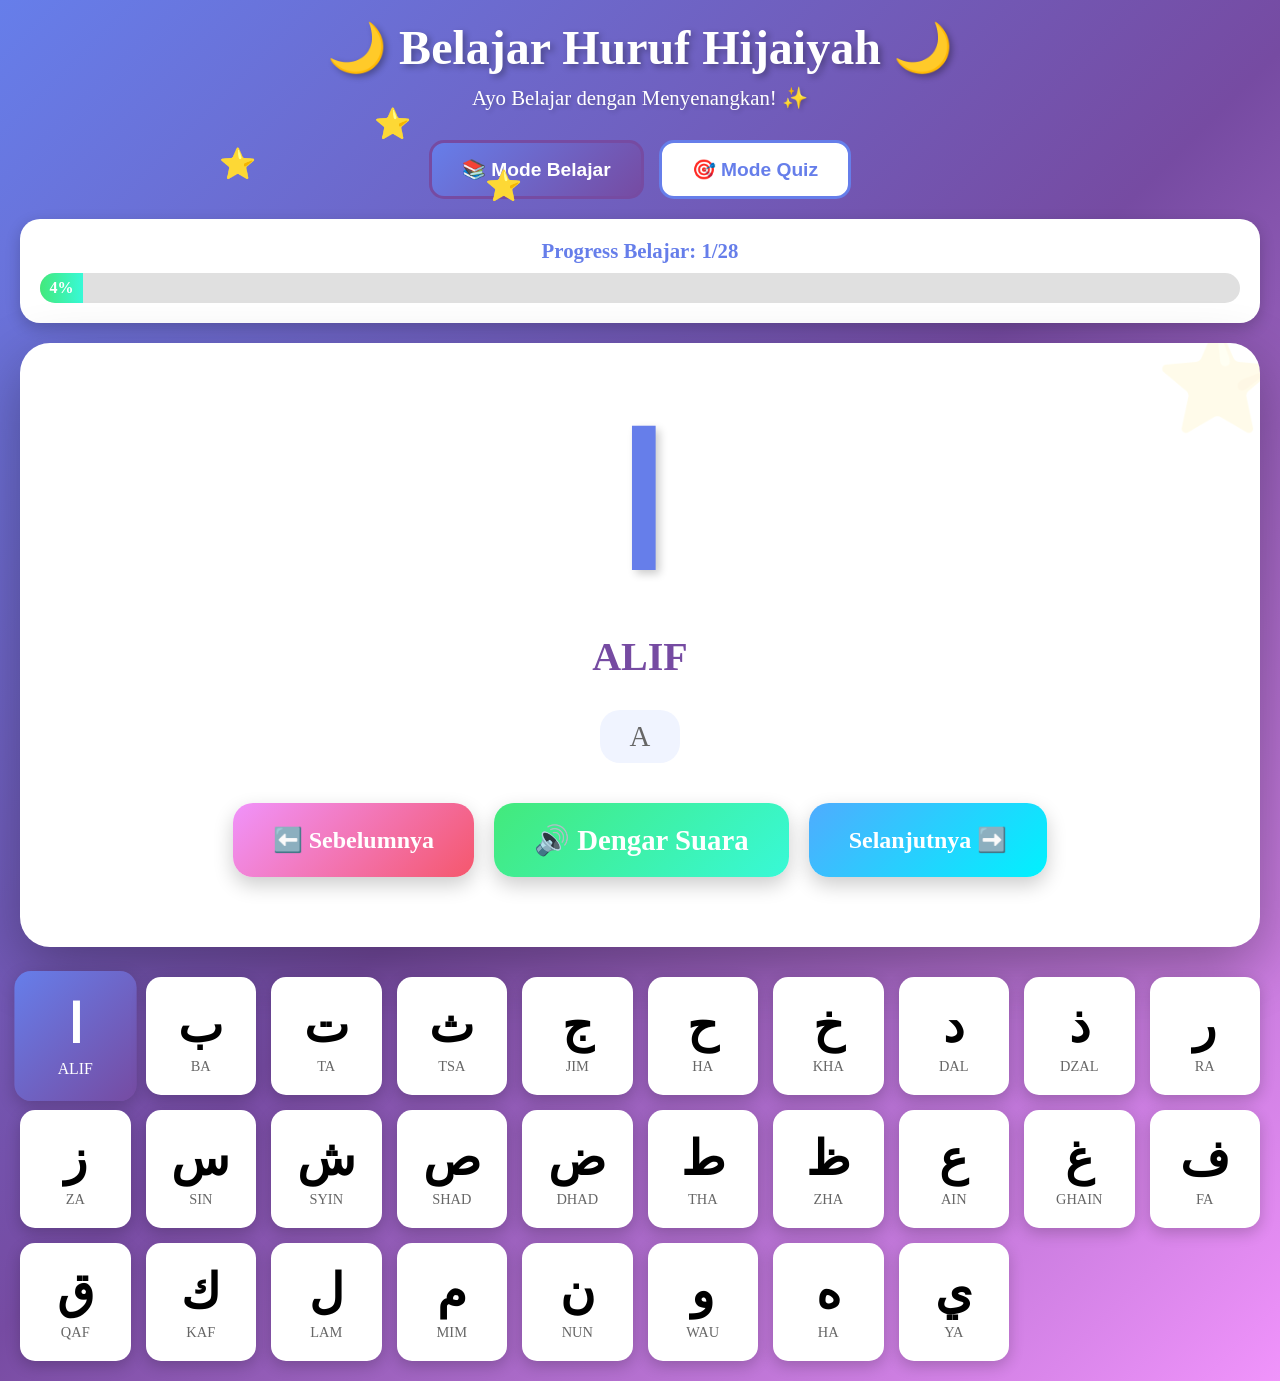
<file: game/media-pembelajaran-hijaiyah.html>
<!DOCTYPE html>
<html lang="id">
<head>
    <meta charset="UTF-8">
    <meta name="viewport" content="width=device-width, initial-scale=1.0">
    <title>Belajar Huruf Hijaiyah - Anak TK</title>
    <style>
        * {
            margin: 0;
            padding: 0;
            box-sizing: border-box;
        }

        body {
            font-family: 'Comic Sans MS', 'Chalkboard SE', 'Arial Rounded MT Bold', cursive;
            background: linear-gradient(135deg, #667eea 0%, #764ba2 50%, #f093fb 100%);
            min-height: 100vh;
            padding: 20px;
            overflow-x: hidden;
        }

        .container {
            max-width: 1400px;
            margin: 0 auto;
        }

        .header {
            text-align: center;
            margin-bottom: 30px;
            animation: slideDown 0.8s ease-out;
        }

        .header h1 {
            color: white;
            font-size: 3em;
            text-shadow: 3px 3px 6px rgba(0,0,0,0.3);
            margin-bottom: 10px;
        }

        .header p {
            color: #fff;
            font-size: 1.3em;
            text-shadow: 2px 2px 4px rgba(0,0,0,0.2);
        }

        /* Card Display - Huruf Besar */
        .main-card {
            background: white;
            border-radius: 30px;
            padding: 40px;
            text-align: center;
            box-shadow: 0 20px 60px rgba(0,0,0,0.3);
            margin-bottom: 30px;
            position: relative;
            overflow: hidden;
            animation: fadeIn 0.5s ease-in;
        }

        .main-card::before {
            content: '⭐';
            position: absolute;
            font-size: 100px;
            opacity: 0.1;
            top: -20px;
            right: -20px;
            animation: rotate 10s linear infinite;
        }

        .huruf-display {
            font-size: 180px;
            color: #667eea;
            font-weight: bold;
            margin: 20px 0;
            text-shadow: 4px 4px 8px rgba(0,0,0,0.2);
            animation: pulse 2s ease-in-out infinite;
            cursor: pointer;
            transition: transform 0.3s;
        }

        .huruf-display:hover {
            transform: scale(1.1);
        }

        .huruf-name {
            font-size: 2.5em;
            color: #764ba2;
            margin: 20px 0;
            font-weight: bold;
        }

        .huruf-latin {
            font-size: 1.8em;
            color: #666;
            background: #f0f4ff;
            padding: 10px 30px;
            border-radius: 20px;
            display: inline-block;
            margin: 10px 0;
        }

        /* Control Buttons */
        .controls {
            display: flex;
            justify-content: center;
            gap: 20px;
            flex-wrap: wrap;
            margin: 30px 0;
        }

        .btn {
            padding: 20px 40px;
            font-size: 1.5em;
            border: none;
            border-radius: 20px;
            cursor: pointer;
            transition: all 0.3s;
            font-weight: bold;
            box-shadow: 0 8px 20px rgba(0,0,0,0.2);
            font-family: 'Comic Sans MS', cursive;
        }

        .btn-prev {
            background: linear-gradient(135deg, #f093fb 0%, #f5576c 100%);
            color: white;
        }

        .btn-next {
            background: linear-gradient(135deg, #4facfe 0%, #00f2fe 100%);
            color: white;
        }

        .btn-sound {
            background: linear-gradient(135deg, #43e97b 0%, #38f9d7 100%);
            color: white;
            font-size: 1.8em;
        }

        .btn:hover {
            transform: translateY(-5px) scale(1.05);
            box-shadow: 0 12px 30px rgba(0,0,0,0.3);
        }

        .btn:active {
            transform: translateY(-2px) scale(1.02);
        }

        /* Grid Huruf Kecil */
        .huruf-grid {
            display: grid;
            grid-template-columns: repeat(auto-fill, minmax(100px, 1fr));
            gap: 15px;
            margin-top: 20px;
        }

        .huruf-item {
            background: white;
            padding: 20px;
            border-radius: 15px;
            text-align: center;
            cursor: pointer;
            transition: all 0.3s;
            box-shadow: 0 5px 15px rgba(0,0,0,0.2);
            position: relative;
        }

        .huruf-item:hover {
            transform: translateY(-8px) rotate(2deg);
            box-shadow: 0 10px 25px rgba(0,0,0,0.3);
            background: linear-gradient(135deg, #ffecd2 0%, #fcb69f 100%);
        }

        .huruf-item.active {
            background: linear-gradient(135deg, #667eea 0%, #764ba2 100%);
            color: white;
            transform: scale(1.1);
        }

        .huruf-arab {
            font-size: 3em;
            font-weight: bold;
            margin-bottom: 5px;
        }

        .huruf-item.active .huruf-arab {
            color: white;
        }

        .huruf-label {
            font-size: 0.9em;
            color: #666;
        }

        .huruf-item.active .huruf-label {
            color: white;
        }

        /* Progress Bar */
        .progress-container {
            background: white;
            border-radius: 20px;
            padding: 20px;
            margin-bottom: 20px;
            box-shadow: 0 5px 15px rgba(0,0,0,0.2);
        }

        .progress-label {
            text-align: center;
            color: #667eea;
            font-size: 1.3em;
            font-weight: bold;
            margin-bottom: 10px;
        }

        .progress-bar {
            width: 100%;
            height: 30px;
            background: #e0e0e0;
            border-radius: 15px;
            overflow: hidden;
            position: relative;
        }

        .progress-fill {
            height: 100%;
            background: linear-gradient(90deg, #43e97b 0%, #38f9d7 100%);
            transition: width 0.5s ease;
            display: flex;
            align-items: center;
            justify-content: center;
            color: white;
            font-weight: bold;
        }

        /* Mode Belajar */
        .mode-selector {
            display: flex;
            justify-content: center;
            gap: 15px;
            margin-bottom: 20px;
            flex-wrap: wrap;
        }

        .mode-btn {
            padding: 15px 30px;
            background: white;
            border: 3px solid #667eea;
            border-radius: 15px;
            cursor: pointer;
            font-size: 1.2em;
            font-weight: bold;
            color: #667eea;
            transition: all 0.3s;
        }

        .mode-btn.active {
            background: linear-gradient(135deg, #667eea 0%, #764ba2 100%);
            color: white;
            border-color: #764ba2;
        }

        .mode-btn:hover {
            transform: scale(1.05);
        }

        /* Quiz Mode */
        .quiz-container {
            background: white;
            border-radius: 30px;
            padding: 40px;
            text-align: center;
            box-shadow: 0 20px 60px rgba(0,0,0,0.3);
            display: none;
        }

        .quiz-container.active {
            display: block;
            animation: fadeIn 0.5s ease-in;
        }

        .quiz-question {
            font-size: 2em;
            color: #667eea;
            margin-bottom: 30px;
            font-weight: bold;
        }

        .quiz-options {
            display: grid;
            grid-template-columns: repeat(auto-fit, minmax(150px, 1fr));
            gap: 20px;
            margin: 30px 0;
        }

        .quiz-option {
            padding: 30px;
            background: linear-gradient(135deg, #ffecd2 0%, #fcb69f 100%);
            border-radius: 20px;
            font-size: 3em;
            cursor: pointer;
            transition: all 0.3s;
            box-shadow: 0 5px 15px rgba(0,0,0,0.2);
        }

        .quiz-option:hover {
            transform: translateY(-5px);
            box-shadow: 0 10px 25px rgba(0,0,0,0.3);
        }

        .quiz-option.correct {
            background: linear-gradient(135deg, #43e97b 0%, #38f9d7 100%);
            animation: bounce 0.5s;
        }

        .quiz-option.wrong {
            background: linear-gradient(135deg, #f5576c 0%, #d53369 100%);
            animation: shake 0.5s;
        }

        .score-display {
            font-size: 1.5em;
            color: #764ba2;
            font-weight: bold;
            margin-top: 20px;
        }

        /* Floating Stars Animation */
        .star {
            position: fixed;
            color: #ffd700;
            font-size: 30px;
            animation: float 3s ease-in-out infinite;
            pointer-events: none;
            z-index: 1000;
        }

        /* Animations */
        @keyframes slideDown {
            from {
                opacity: 0;
                transform: translateY(-50px);
            }
            to {
                opacity: 1;
                transform: translateY(0);
            }
        }

        @keyframes fadeIn {
            from { opacity: 0; }
            to { opacity: 1; }
        }

        @keyframes pulse {
            0%, 100% { transform: scale(1); }
            50% { transform: scale(1.05); }
        }

        @keyframes rotate {
            from { transform: rotate(0deg); }
            to { transform: rotate(360deg); }
        }

        @keyframes bounce {
            0%, 100% { transform: scale(1); }
            50% { transform: scale(1.2); }
        }

        @keyframes shake {
            0%, 100% { transform: translateX(0); }
            25% { transform: translateX(-10px); }
            75% { transform: translateX(10px); }
        }

        @keyframes float {
            0%, 100% { transform: translateY(0px) rotate(0deg); }
            50% { transform: translateY(-20px) rotate(180deg); }
        }

        /* Responsive */
        @media (max-width: 768px) {
            .header h1 {
                font-size: 2em;
            }

            .huruf-display {
                font-size: 120px;
            }

            .huruf-name {
                font-size: 1.8em;
            }

            .btn {
                padding: 15px 25px;
                font-size: 1.2em;
            }

            .huruf-grid {
                grid-template-columns: repeat(auto-fill, minmax(80px, 1fr));
                gap: 10px;
            }

            .huruf-arab {
                font-size: 2em;
            }
        }

        /* Konfetti Effect */
        .confetti {
            position: fixed;
            width: 10px;
            height: 10px;
            background: #f0f;
            position: absolute;
            animation: confetti-fall 3s linear;
        }

        @keyframes confetti-fall {
            to {
                transform: translateY(100vh) rotate(360deg);
                opacity: 0;
            }
        }
    </style>
</head>
<body>
    <div class="container">
        <div class="header">
            <h1>🌙 Belajar Huruf Hijaiyah 🌙</h1>
            <p>Ayo Belajar dengan Menyenangkan! ✨</p>
        </div>

        <!-- Mode Selector -->
        <div class="mode-selector">
            <button class="mode-btn active" data-mode="belajar">📚 Mode Belajar</button>
            <button class="mode-btn" data-mode="quiz">🎯 Mode Quiz</button>
        </div>

        <!-- Progress Bar -->
        <div class="progress-container">
            <div class="progress-label">Progress Belajar: <span id="progressText">1/28</span></div>
            <div class="progress-bar">
                <div class="progress-fill" id="progressFill">0%</div>
            </div>
        </div>

        <!-- Belajar Mode -->
        <div id="belajarMode">
            <!-- Main Card -->
            <div class="main-card">
                <div class="huruf-display" id="hurufDisplay" onclick="playSound()">ا</div>
                <div class="huruf-name" id="hurufName">ALIF</div>
                <div class="huruf-latin" id="hurufLatin">A</div>
                
                <div class="controls">
                    <button class="btn btn-prev" onclick="prevHuruf()">⬅️ Sebelumnya</button>
                    <button class="btn btn-sound" onclick="playSound()">🔊 Dengar Suara</button>
                    <button class="btn btn-next" onclick="nextHuruf()">Selanjutnya ➡️</button>
                </div>
            </div>

            <!-- Grid Semua Huruf -->
            <div class="huruf-grid" id="hurufGrid"></div>
        </div>

        <!-- Quiz Mode -->
        <div class="quiz-container" id="quizMode">
            <div class="quiz-question" id="quizQuestion">Pilih huruf yang benar:</div>
            <div class="quiz-options" id="quizOptions"></div>
            <div class="score-display" id="scoreDisplay">Skor: 0</div>
            <button class="btn btn-next" onclick="nextQuiz()" style="margin-top: 20px;">Soal Berikutnya ➡️</button>
        </div>
    </div>

    <script>
        // Data Huruf Hijaiyah
        const hurufHijaiyah = [
            { arab: 'ا', nama: 'ALIF', latin: 'A', suara: 'alif' },
            { arab: 'ب', nama: 'BA', latin: 'B', suara: 'ba' },
            { arab: 'ت', nama: 'TA', latin: 'T', suara: 'ta' },
            { arab: 'ث', nama: 'TSA', latin: 'TS', suara: 'tsa' },
            { arab: 'ج', nama: 'JIM', latin: 'J', suara: 'jim' },
            { arab: 'ح', nama: 'HA', latin: 'H', suara: 'ha' },
            { arab: 'خ', nama: 'KHA', latin: 'KH', suara: 'kha' },
            { arab: 'د', nama: 'DAL', latin: 'D', suara: 'dal' },
            { arab: 'ذ', nama: 'DZAL', latin: 'DZ', suara: 'dzal' },
            { arab: 'ر', nama: 'RA', latin: 'R', suara: 'ra' },
            { arab: 'ز', nama: 'ZA', latin: 'Z', suara: 'za' },
            { arab: 'س', nama: 'SIN', latin: 'S', suara: 'sin' },
            { arab: 'ش', nama: 'SYIN', latin: 'SY', suara: 'syin' },
            { arab: 'ص', nama: 'SHAD', latin: 'SH', suara: 'shad' },
            { arab: 'ض', nama: 'DHAD', latin: 'DH', suara: 'dhad' },
            { arab: 'ط', nama: 'THA', latin: 'TH', suara: 'tha' },
            { arab: 'ظ', nama: 'ZHA', latin: 'ZH', suara: 'zha' },
            { arab: 'ع', nama: 'AIN', latin: 'Ꞌ', suara: 'ain' },
            { arab: 'غ', nama: 'GHAIN', latin: 'GH', suara: 'ghain' },
            { arab: 'ف', nama: 'FA', latin: 'F', suara: 'fa' },
            { arab: 'ق', nama: 'QAF', latin: 'Q', suara: 'qaf' },
            { arab: 'ك', nama: 'KAF', latin: 'K', suara: 'kaf' },
            { arab: 'ل', nama: 'LAM', latin: 'L', suara: 'lam' },
            { arab: 'م', nama: 'MIM', latin: 'M', suara: 'mim' },
            { arab: 'ن', nama: 'NUN', latin: 'N', suara: 'nun' },
            { arab: 'و', nama: 'WAU', latin: 'W', suara: 'wau' },
            { arab: 'ه', nama: 'HA', latin: 'H', suara: 'ha2' },
            { arab: 'ي', nama: 'YA', latin: 'Y', suara: 'ya' }
        ];

        let currentIndex = 0;
        let quizScore = 0;
        let currentQuizIndex = 0;
        let visitedHuruf = new Set([0]);

        // Initialize
        function init() {
            renderHurufGrid();
            updateDisplay();
            updateProgress();
        }

        // Render Grid
        function renderHurufGrid() {
            const grid = document.getElementById('hurufGrid');
            grid.innerHTML = hurufHijaiyah.map((huruf, index) => `
                <div class="huruf-item ${index === 0 ? 'active' : ''}" onclick="selectHuruf(${index})">
                    <div class="huruf-arab">${huruf.arab}</div>
                    <div class="huruf-label">${huruf.nama}</div>
                </div>
            `).join('');
        }

        // Update Display
        function updateDisplay() {
            const huruf = hurufHijaiyah[currentIndex];
            document.getElementById('hurufDisplay').textContent = huruf.arab;
            document.getElementById('hurufName').textContent = huruf.nama;
            document.getElementById('hurufLatin').textContent = huruf.latin;

            // Update active state
            const items = document.querySelectorAll('.huruf-item');
            items.forEach((item, index) => {
                item.classList.toggle('active', index === currentIndex);
            });

            visitedHuruf.add(currentIndex);
            updateProgress();
            createStars();
        }

        // Update Progress
        function updateProgress() {
            const progress = (visitedHuruf.size / hurufHijaiyah.length) * 100;
            document.getElementById('progressFill').style.width = progress + '%';
            document.getElementById('progressFill').textContent = Math.round(progress) + '%';
            document.getElementById('progressText').textContent = `${visitedHuruf.size}/${hurufHijaiyah.length}`;
        }

        // Navigation
        function nextHuruf() {
            currentIndex = (currentIndex + 1) % hurufHijaiyah.length;
            updateDisplay();
            playSound();
        }

        function prevHuruf() {
            currentIndex = (currentIndex - 1 + hurufHijaiyah.length) % hurufHijaiyah.length;
            updateDisplay();
            playSound();
        }

        function selectHuruf(index) {
            currentIndex = index;
            updateDisplay();
            playSound();
        }

        // Play Sound menggunakan Web Speech API
        function playSound() {
            const huruf = hurufHijaiyah[currentIndex];
            const utterance = new SpeechSynthesisUtterance(huruf.nama);
            utterance.lang = 'id-ID';
            utterance.rate = 0.8;
            utterance.pitch = 1.2;
            speechSynthesis.speak(utterance);
            
            // Alternative: speak the Arabic letter
            setTimeout(() => {
                const arabUtterance = new SpeechSynthesisUtterance(huruf.arab);
                arabUtterance.lang = 'ar-SA';
                arabUtterance.rate = 0.7;
                speechSynthesis.speak(arabUtterance);
            }, 800);
        }

        // Mode Switching
        document.querySelectorAll('.mode-btn').forEach(btn => {
            btn.addEventListener('click', function() {
                document.querySelectorAll('.mode-btn').forEach(b => b.classList.remove('active'));
                this.classList.add('active');
                
                const mode = this.dataset.mode;
                if (mode === 'quiz') {
                    document.getElementById('belajarMode').style.display = 'none';
                    document.getElementById('quizMode').classList.add('active');
                    generateQuiz();
                } else {
                    document.getElementById('belajarMode').style.display = 'block';
                    document.getElementById('quizMode').classList.remove('active');
                }
            });
        });

        // Quiz Functions
        function generateQuiz() {
            currentQuizIndex = Math.floor(Math.random() * hurufHijaiyah.length);
            const correctHuruf = hurufHijaiyah[currentQuizIndex];
            
            document.getElementById('quizQuestion').textContent = `Pilih huruf: ${correctHuruf.nama}`;
            
            // Generate 4 random options including correct one
            let options = [correctHuruf];
            while (options.length < 4) {
                const randomHuruf = hurufHijaiyah[Math.floor(Math.random() * hurufHijaiyah.length)];
                if (!options.includes(randomHuruf)) {
                    options.push(randomHuruf);
                }
            }
            
            // Shuffle options
            options.sort(() => Math.random() - 0.5);
            
            // Render options
            const optionsContainer = document.getElementById('quizOptions');
            optionsContainer.innerHTML = options.map(huruf => `
                <div class="quiz-option" onclick="checkAnswer('${huruf.arab}', '${correctHuruf.arab}', this)">
                    ${huruf.arab}
                </div>
            `).join('');
        }

        function checkAnswer(selected, correct, element) {
            const allOptions = document.querySelectorAll('.quiz-option');
            allOptions.forEach(opt => opt.style.pointerEvents = 'none');
            
            if (selected === correct) {
                element.classList.add('correct');
                quizScore++;
                createConfetti();
                playSuccessSound();
            } else {
                element.classList.add('wrong');
                // Highlight correct answer
                allOptions.forEach(opt => {
                    if (opt.textContent.trim() === correct) {
                        opt.classList.add('correct');
                    }
                });
            }
            
            document.getElementById('scoreDisplay').textContent = `Skor: ${quizScore}`;
        }

        function nextQuiz() {
            const allOptions = document.querySelectorAll('.quiz-option');
            allOptions.forEach(opt => {
                opt.classList.remove('correct', 'wrong');
                opt.style.pointerEvents = 'auto';
            });
            generateQuiz();
        }

        // Visual Effects
        function createStars() {
            for (let i = 0; i < 3; i++) {
                setTimeout(() => {
                    const star = document.createElement('div');
                    star.className = 'star';
                    star.textContent = '⭐';
                    star.style.left = Math.random() * window.innerWidth + 'px';
                    star.style.top = Math.random() * 200 + 'px';
                    document.body.appendChild(star);
                    
                    setTimeout(() => star.remove(), 3000);
                }, i * 200);
            }
        }

        function createConfetti() {
            const colors = ['#f0f', '#0ff', '#ff0', '#0f0', '#f00'];
            for (let i = 0; i < 30; i++) {
                setTimeout(() => {
                    const confetti = document.createElement('div');
                    confetti.className = 'confetti';
                    confetti.style.left = Math.random() * window.innerWidth + 'px';
                    confetti.style.top = '-10px';
                    confetti.style.background = colors[Math.floor(Math.random() * colors.length)];
                    document.body.appendChild(confetti);
                    
                    setTimeout(() => confetti.remove(), 3000);
                }, i * 50);
            }
        }

        function playSuccessSound() {
            const utterance = new SpeechSynthesisUtterance('Benar! Hebat sekali!');
            utterance.lang = 'id-ID';
            utterance.rate = 1.1;
            utterance.pitch = 1.3;
            speechSynthesis.speak(utterance);
        }

        // Keyboard Navigation
        document.addEventListener('keydown', function(e) {
            if (document.getElementById('belajarMode').style.display !== 'none') {
                if (e.key === 'ArrowRight') nextHuruf();
                if (e.key === 'ArrowLeft') prevHuruf();
                if (e.key === ' ') {
                    e.preventDefault();
                    playSound();
                }
            }
        });

        // Initialize on load
        init();
    </script>
</body>
</html>
</file>
<file: style.css>
:root {
            --primary: #6c22bd;
            --primary-light: #8b3dcc;
            --accent: #f5a623;
            --accent2: #e040fb;
            --bg: #f7f3ff;
            --card-bg: #ffffff;
            --text: #2d1b4e;
            --text-muted: #7a6690;
            --border: #e0d5f5;
            --shadow: 0 4px 20px rgba(108,34,189,0.10);
            --radius: 14px;
        }

        * { box-sizing: border-box; margin: 0; padding: 0; }

        body {
            font-family: 'Poppins', sans-serif;
            background: var(--bg);
            color: var(--text);
            min-height: 100vh;
        }

        /* ===== HEADER ===== */
        header {
            background: linear-gradient(135deg, #4a0d8f 0%, #7c3aed 60%, #a855f7 100%);
            padding: 16px 24px;
            display: flex;
            align-items: center;
            justify-content: space-between;
            gap: 12px;
            flex-wrap: wrap;
            box-shadow: 0 4px 20px rgba(76,0,143,0.3);
        }

        .header-logos {
            display: flex;
            align-items: center;
            gap: 12px;
        }

        .header-logos img {
            height: 56px;
            width: auto;
            border-radius: 8px;
            object-fit: contain;
            background: white;
            padding: 4px;
        }

        .header-title {
            font-family: 'Nunito', sans-serif;
            font-size: clamp(14px, 3vw, 20px);
            font-weight: 900;
            color: white;
            text-align: center;
            flex: 1;
            text-shadow: 0 2px 8px rgba(0,0,0,0.3);
            letter-spacing: 0.5px;
        }

        /* ===== HERO SECTION ===== */
        .hero {
            background: linear-gradient(135deg, #5b1aaa 0%, #7c3aed 100%);
            color: white;
            padding: 40px 24px;
        }

        .hero-inner {
            max-width: 960px;
            margin: 0 auto;
            display: flex;
            align-items: center;
            gap: 32px;
            flex-wrap: wrap;
        }

        .hero-img {
            width: 200px;
            flex-shrink: 0;
            border-radius: 16px;
            overflow: hidden;
            box-shadow: 0 8px 30px rgba(0,0,0,0.3);
        }

        .hero-img img {
            width: 100%;
            height: 200px;
            object-fit: cover;
            display: block;
        }

        .hero-text {
            flex: 1;
            min-width: 240px;
        }

        .hero-text h1 {
            font-family: 'Nunito', sans-serif;
            font-size: clamp(22px, 4vw, 32px);
            font-weight: 900;
            margin-bottom: 12px;
            line-height: 1.2;
        }

        .hero-text p {
            font-size: clamp(13px, 2vw, 15px);
            line-height: 1.8;
            opacity: 0.9;
            margin-bottom: 10px;
        }

        /* ===== PARTNER LOGOS ===== */
        .partners {
            background: #2d1b4e;
            padding: 16px 24px;
        }

        .partners-inner {
            max-width: 960px;
            margin: 0 auto;
            display: flex;
            align-items: center;
            justify-content: center;
            gap: 24px;
            flex-wrap: wrap;
        }

        .partners img {
            height: 48px;
            width: auto;
            object-fit: contain;
            filter: brightness(0) invert(1);
            opacity: 0.8;
            transition: opacity 0.3s;
        }

        .partners img:hover { opacity: 1; }

        /* ===== GAME SECTION ===== */
        .game-section {
            max-width: 960px;
            margin: 32px auto;
            padding: 0 16px;
        }

        .section-header {
            margin-bottom: 20px;
        }

        .section-header h2 {
            font-family: 'Nunito', sans-serif;
            font-size: clamp(16px, 3vw, 22px);
            font-weight: 900;
            color: var(--primary);
            margin-bottom: 12px;
        }

        .search-wrap {
            position: relative;
            max-width: 480px;
        }

        .search-wrap input {
            width: 100%;
            padding: 12px 16px 12px 44px;
            border: 2px solid var(--border);
            border-radius: 50px;
            font-family: 'Poppins', sans-serif;
            font-size: 14px;
            color: var(--text);
            background: white;
            outline: none;
            transition: border-color 0.3s, box-shadow 0.3s;
        }

        .search-wrap input:focus {
            border-color: var(--primary);
            box-shadow: 0 0 0 4px rgba(108,34,189,0.12);
        }

        .search-icon {
            position: absolute;
            left: 14px;
            top: 50%;
            transform: translateY(-50%);
            color: var(--text-muted);
            font-size: 18px;
        }

        /* ===== GAME CARD ===== */
        .game-list { display: flex; flex-direction: column; gap: 16px; }

        .game-card {
            display: flex;
            background: var(--card-bg);
            border-radius: var(--radius);
            box-shadow: var(--shadow);
            border: 1px solid var(--border);
            overflow: hidden;
            transition: transform 0.25s, box-shadow 0.25s;
        }

        .game-card:hover {
            transform: translateY(-4px);
            box-shadow: 0 12px 32px rgba(108,34,189,0.18);
        }

        .game-cover {
            width: 130px;
            min-height: 150px;
            flex-shrink: 0;
            overflow: hidden;
            background: #e9d8fd;
            position: relative;
        }

        .game-cover img {
            width: 100%;
            height: 100%;
            object-fit: cover;
            display: block;
            transition: transform 0.4s;
        }

        .game-card:hover .game-cover img {
            transform: scale(1.06);
        }

        .game-badge {
            position: absolute;
            top: 8px;
            left: 8px;
            background: var(--accent);
            color: #2d1b4e;
            font-size: 10px;
            font-weight: 800;
            padding: 2px 8px;
            border-radius: 20px;
            font-family: 'Nunito', sans-serif;
        }

        .game-info {
            padding: 16px;
            display: flex;
            flex-direction: column;
            gap: 6px;
            flex: 1;
        }

        .game-info h3 {
            font-family: 'Nunito', sans-serif;
            font-size: clamp(14px, 2.5vw, 18px);
            font-weight: 800;
            color: var(--text);
            line-height: 1.3;
        }

        .game-meta {
            font-size: 12px;
            color: var(--text-muted);
            font-weight: 500;
        }

        .game-meta b { color: var(--primary); }

        .game-desc {
            font-size: 13px;
            color: #5a4a7a;
            line-height: 1.6;
            flex: 1;
        }

        .play-btn {
            display: inline-block;
            margin-top: 8px;
            background: linear-gradient(135deg, var(--primary), var(--primary-light));
            color: white;
            text-decoration: none;
            padding: 9px 20px;
            border-radius: 50px;
            font-size: 13px;
            font-weight: 700;
            font-family: 'Nunito', sans-serif;
            width: fit-content;
            transition: transform 0.2s, box-shadow 0.2s;
            box-shadow: 0 4px 12px rgba(108,34,189,0.3);
        }

        .play-btn:hover {
            transform: scale(1.05);
            box-shadow: 0 6px 20px rgba(108,34,189,0.4);
        }

        .play-btn::before { content: "🎮 "; }

        /* ===== NO RESULT ===== */
        .no-result {
            text-align: center;
            padding: 40px;
            color: var(--text-muted);
            display: none;
        }

        /* ===== FOOTER ===== */
        footer {
            background: #2d1b4e;
            color: rgba(255,255,255,0.6);
            text-align: center;
            padding: 20px;
            font-size: 13px;
            margin-top: 40px;
        }

        footer b { color: var(--accent); }

        /* ===== RESPONSIVE ===== */
        @media (max-width: 600px) {
            header { padding: 12px 16px; }
            .header-logos img { height: 40px; }

            .hero { padding: 28px 16px; }
            .hero-img { width: 100%; }
            .hero-img img { height: 180px; border-radius: 12px; }

            .game-cover { width: 100px; min-height: 120px; }
            .game-info { padding: 12px; }
            .game-badge { font-size: 9px; }

            .partners-inner { gap: 16px; }
            .partners img { height: 36px; }
        }

        @media (max-width: 400px) {
            .game-cover { width: 85px; }
            .play-btn { font-size: 12px; padding: 8px 14px; }
        }
</file>
